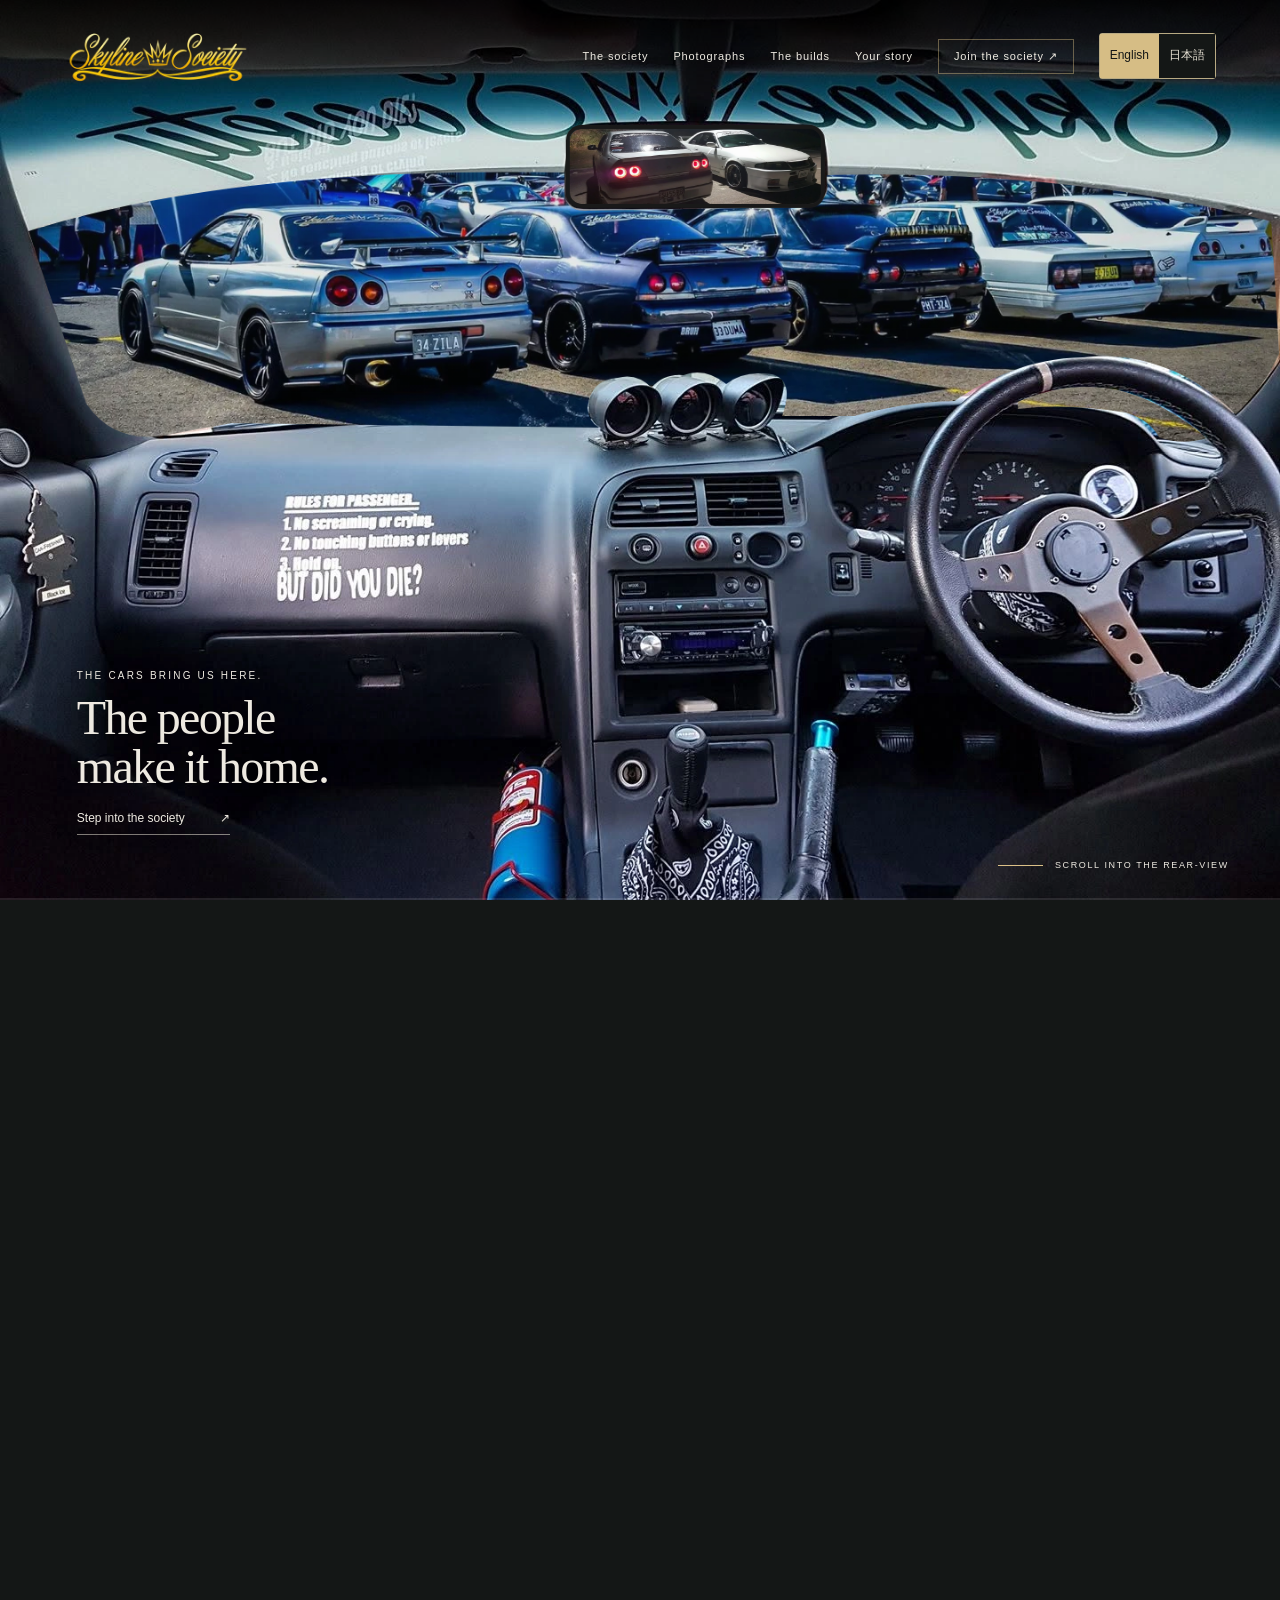
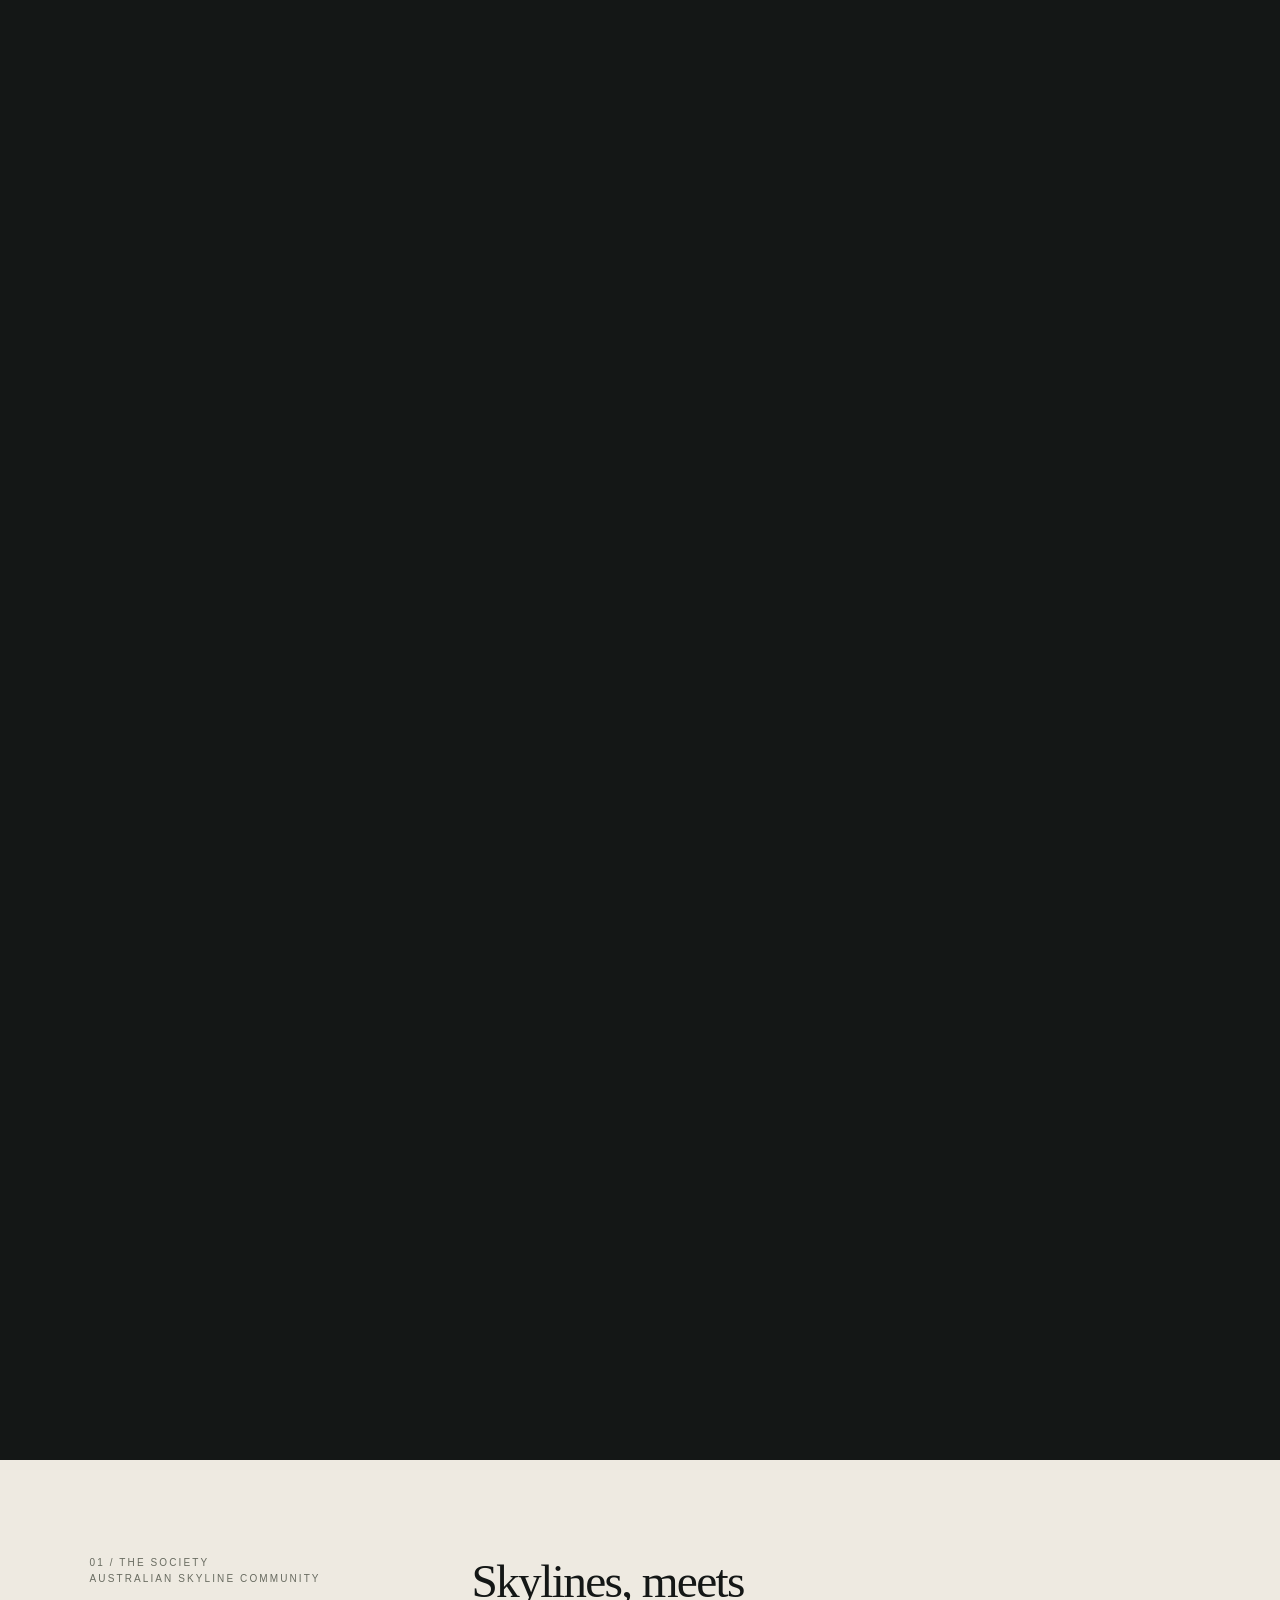
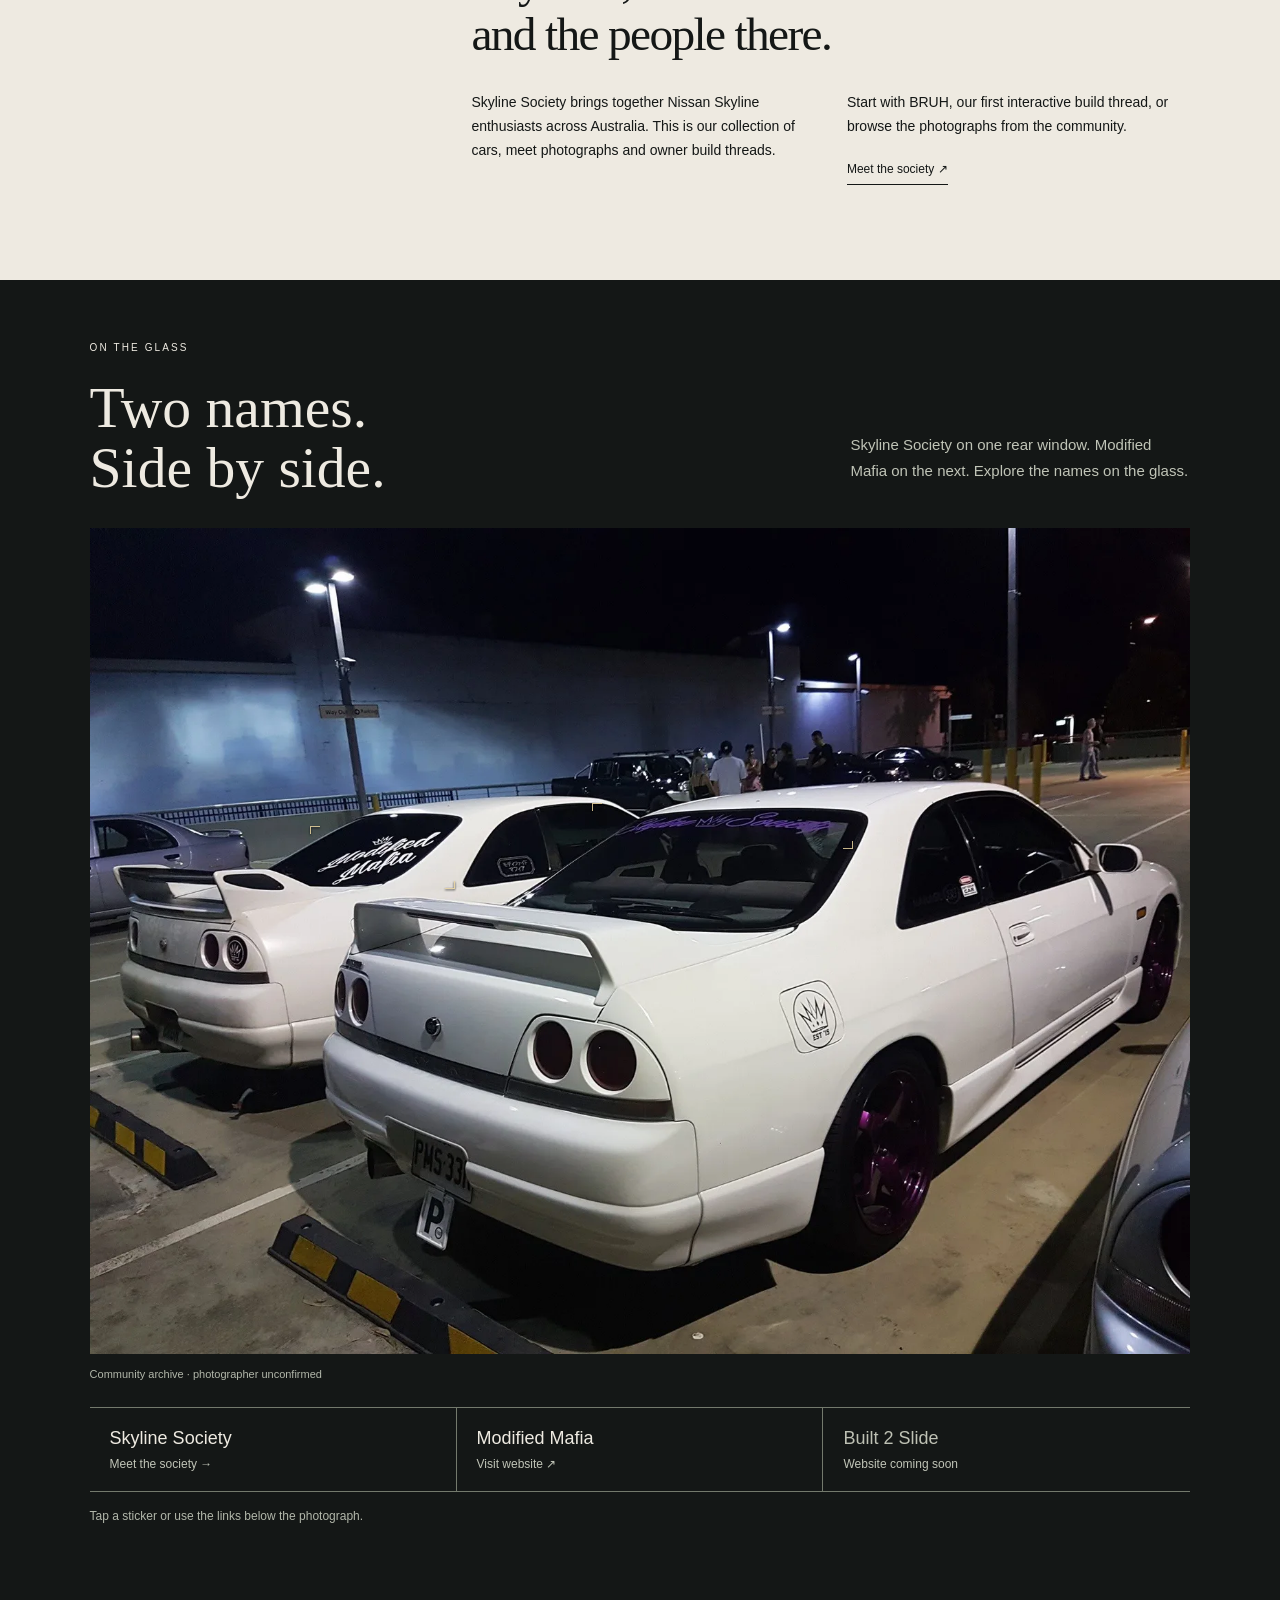
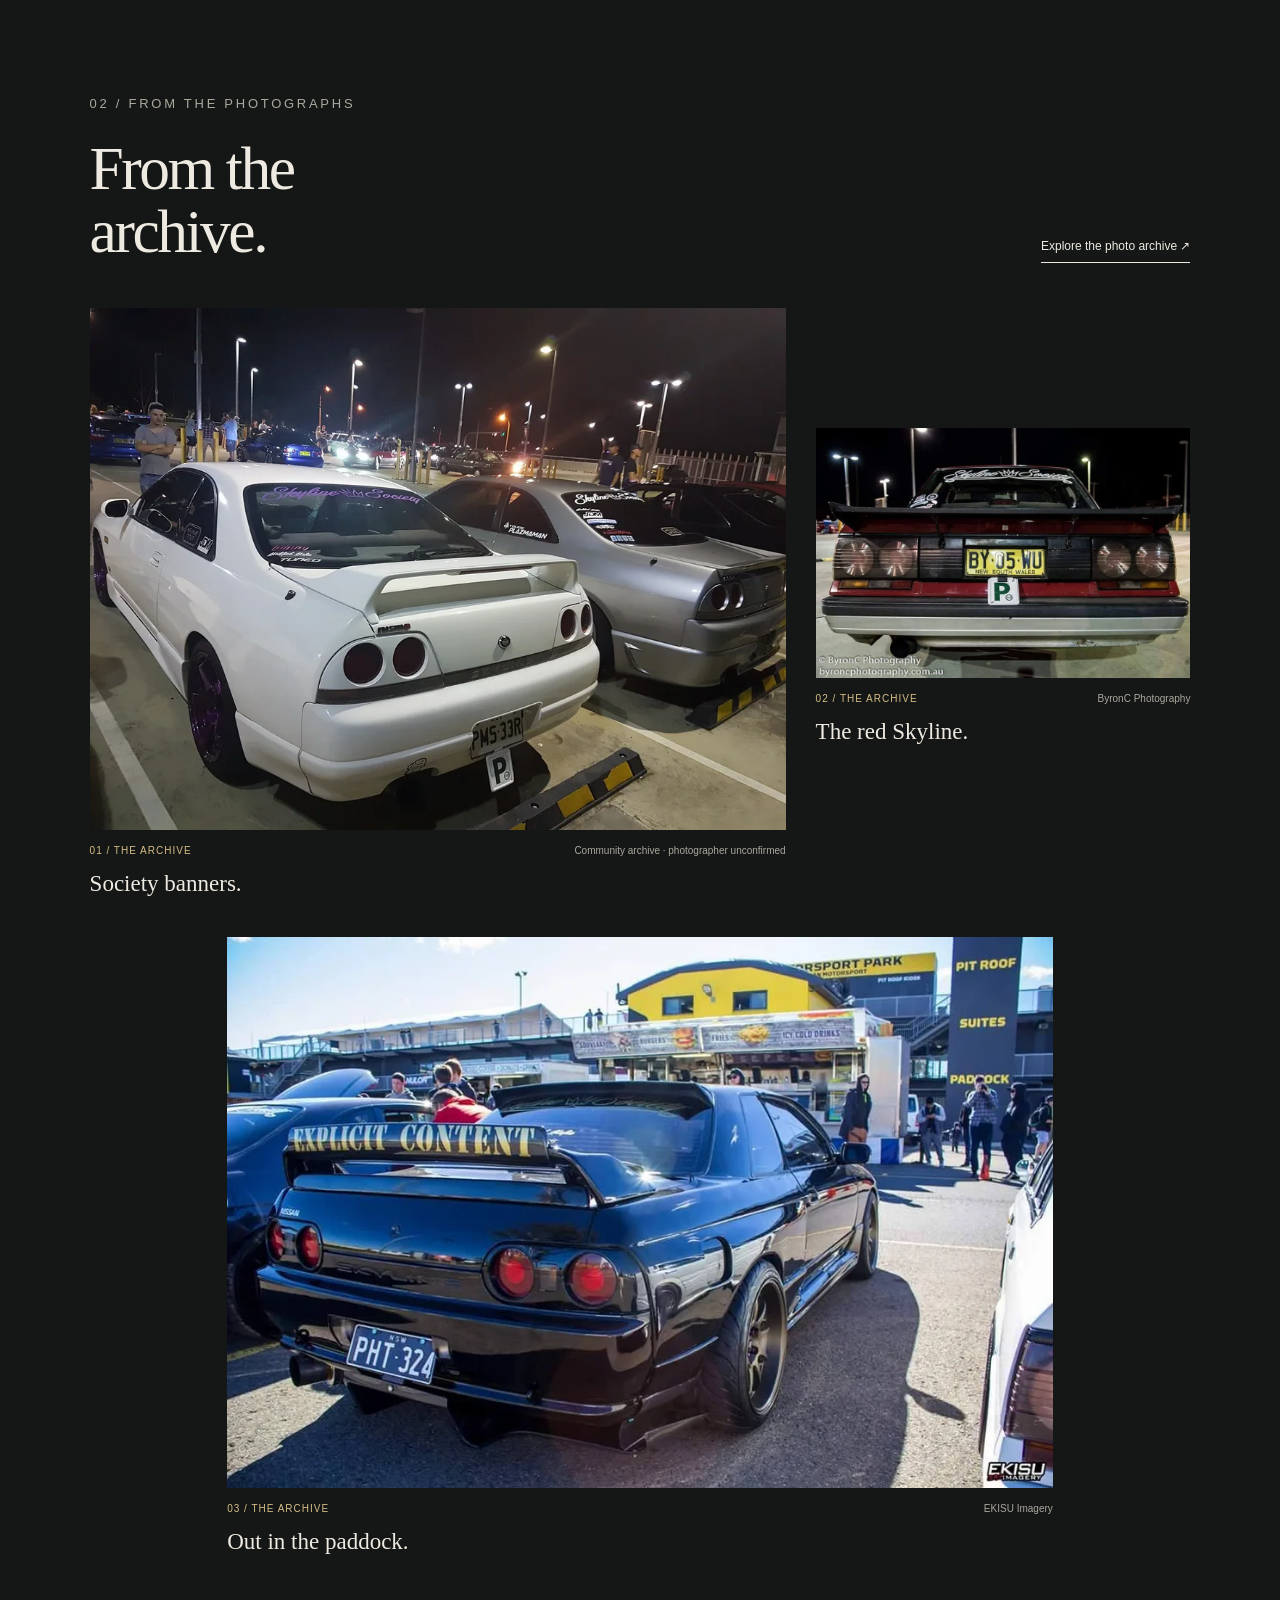
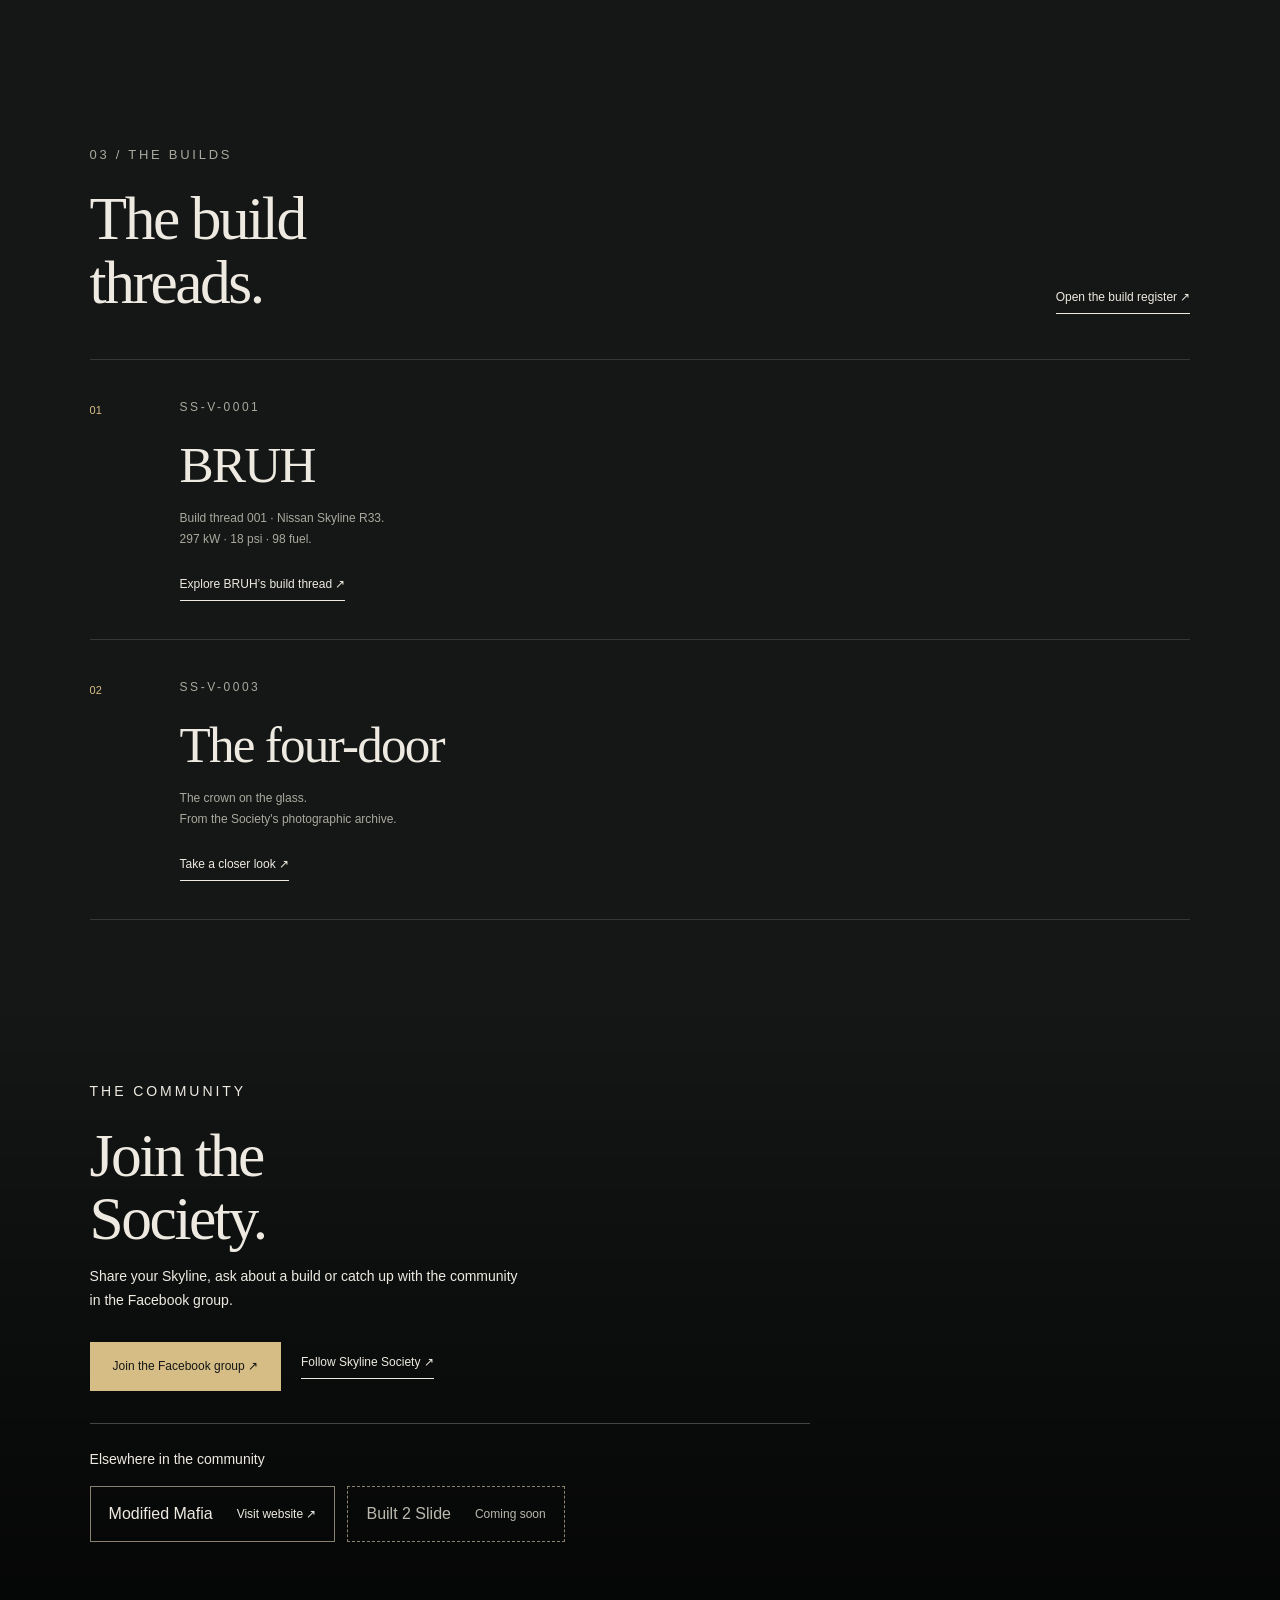
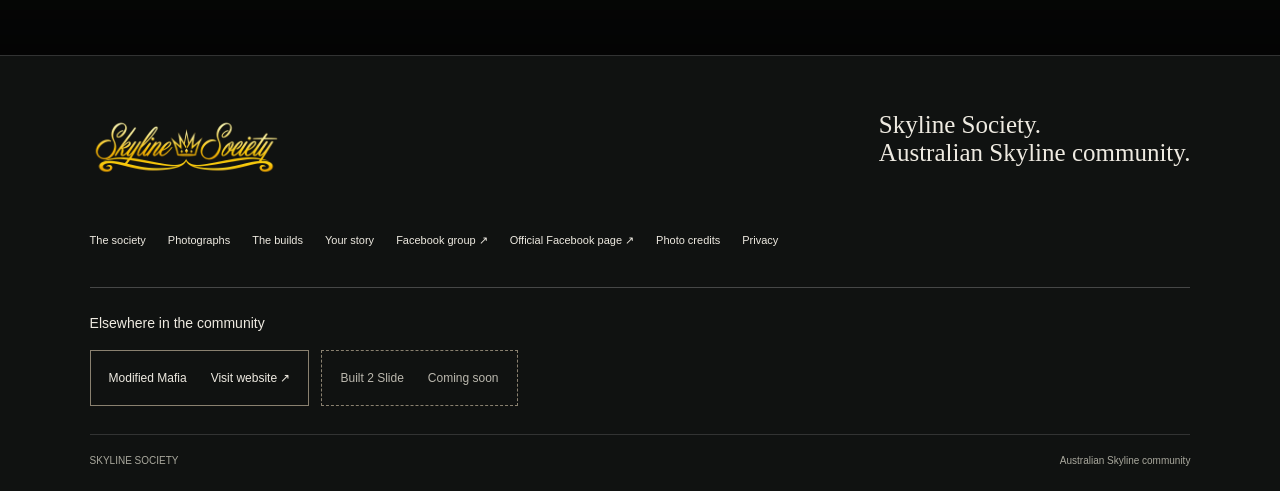
<file: index.html>
<!doctype html>
<html lang="en-AU">
<head><meta charset="utf-8"><meta name="viewport" content="width=device-width,initial-scale=1"><meta name="robots" content="index,follow"><meta name="theme-color" content="#111313"><title>Skyline Society — The cars. The people. The society.</title><link rel="stylesheet" href="/landing/landing.css"><script src="/landing/landing.js" defer></script><link rel="stylesheet" href="/site.css"><script src="/site.js" defer></script><link rel="stylesheet" href="/sticker-feature.css"><script src="/sticker-feature.js" defer></script><link rel="stylesheet" href="/language.css"><script src="/language-data.js" defer></script><script src="/language.js" defer></script><link rel="canonical" href="https://skylinesociety.com.au/"><meta property="og:type" content="website"><meta property="og:site_name" content="Skyline Society"><meta property="og:url" content="https://skylinesociety.com.au/"><meta name="referrer" content="strict-origin-when-cross-origin"></head>
<body>
<a class="skip" href="#society">Skip the journey</a>
<header class="site-header home-header"><a class="site-brand" href="/" aria-label="Skyline Society home"><img src="/assets/logo.webp" width="2062" height="763" alt="Skyline Society"></a><button class="menu-toggle" type="button" aria-expanded="false" aria-controls="site-nav">Menu</button><nav class="site-nav" id="site-nav" aria-label="Main navigation"><a href="/society.html">The society</a><a href="/archive.html">Photographs</a><a href="/builds.html">The builds</a><a href="/share.html">Your story</a><a class="join-link" href="https://www.facebook.com/groups/SkylineSociety" target="_blank" rel="noopener noreferrer">Join the society ↗</a><div class="language-control" id="language-control" role="group" aria-label="Language / 言語"><button type="button" data-language="en" lang="en" aria-pressed="true">English</button><button type="button" data-language="ja" lang="ja" aria-pressed="false">日本語</button></div></nav></header>
<main>
<section id="journey" class="journey" aria-label="From the cabin into the rear-view mirror">
<div class="viewport">
<div class="cabin" aria-hidden="true">
<svg viewBox="0 0 1440 1080" xmlns="http://www.w3.org/2000/svg">
<defs>
<clipPath id="windscreen"><path d="M32 260 Q265 187 635 194 L635 215 Q635 237 658 237 L904 233 Q931 229 931 210 L930 197 Q1198 190 1430 249 L1439 398 Q1420 438 1390 466 C1350 424 1285 393 1218 402 C1159 403 1110 426 1074 451 Q1020 452 961 468 L880 468 Q897 419 857 420 Q833 419 817 432 Q793 413 769 422 Q747 420 733 436 Q716 419 695 425 Q664 427 661 459 Q662 474 674 481 L260 476 L183 490 Q127 498 97 454 Z"/><path d="M1145 452 Q1235 414 1314 462 Q1340 476 1357 493 Q1329 501 1304 492 Q1293 472 1266 464 Q1200 453 1145 460 Z"/></clipPath>
<linearGradient id="glass" x1="0" y1="0" x2="0" y2="1"><stop stop-color="#33504e" stop-opacity=".16"/><stop offset="1" stop-color="#132927" stop-opacity=".03"/></linearGradient>
</defs>
<image href="/assets/cabin-interior.webp" width="1440" height="1080"/>
<g clip-path="url(#windscreen)"><image href="/assets/paddock-1600.webp" x="0" y="-60" width="1440" height="600" preserveAspectRatio="xMidYMid slice"/><rect x="0" y="170" width="1440" height="340" fill="url(#glass)"/></g>
</svg>
</div>
<div class="mirror" role="img" aria-label="Two Skyline Society cars parked together after dark"><img src="/assets/night-pair-1600.webp" width="2048" height="1536" alt="Silver and white Skyline Society coupes parked together at night" fetchpriority="high"></div>
<div class="intro"><p class="eyebrow">THE CARS BRING US HERE.</p><h1>The people<br>make it home.</h1><a class="journey-link" href="#society">Step into the society <span aria-hidden="true">↗</span></a></div>
<div class="scroll-cue"><span class="cue-line" aria-hidden="true"></span><span>SCROLL INTO THE REAR-VIEW</span></div>
<div class="arrival"><p class="eyebrow">A DIFFERENT VIEW. THE SAME SOCIETY.</p><h2>Good company.<br>After dark.</h2><a href="/builds/bruh/">Explore BRUH’s build <span aria-hidden="true">↗</span></a></div>
<div class="progress" aria-hidden="true"><i></i></div>
</div>
</section>
<section class="chapter paper home-story" id="society"><div class="story-intro"><p class="kicker">01 / THE SOCIETY<br>AUSTRALIAN SKYLINE COMMUNITY</p><div><h2 class="lead">Skylines, meets<br>and the people there.</h2><div class="story-copy"><p>Skyline Society brings together Nissan Skyline enthusiasts across Australia. This is our collection of cars, meet photographs and owner build threads.</p><div><p>Start with BRUH, our first interactive build thread, or browse the photographs from the community.</p><a class="small-link" href="/society.html">Meet the society ↗</a></div></div></div></div></section>
<section class="sticker-feature" id="on-the-glass" aria-labelledby="sf-title"><div class="sf-heading"><div><p class="kicker">ON THE GLASS</p><h2 id="sf-title">Two names.<br>Side by side.</h2></div><p>Skyline Society on one rear window. Modified Mafia on the next. Explore the names on the glass.</p></div><figure><div class="sf-photo"><img src="/assets/white-crown-1600.webp" srcset="/assets/white-crown-480.webp 480w, /assets/white-crown-960.webp 960w, /assets/white-crown-1600.webp 1600w" sizes="(max-width:650px) 90vw, 86vw" width="2048" height="1536" alt="Two white Skylines at a night meet. The left car carries a Modified Mafia rear-window sticker; the right car carries Skyline Society in purple." loading="lazy" decoding="async"><a class="sf-hotspot society-white" href="/society.html" aria-label="Skyline Society"><span class="sf-corners" aria-hidden="true"></span><span class="sf-tip" aria-hidden="true">Skyline Society →</span></a><a class="sf-hotspot mafia-white" href="https://modifiedmafia.com/" aria-label="Modified Mafia — opens in a new tab" target="_blank" rel="noopener noreferrer"><span class="sf-corners" aria-hidden="true"></span><span class="sf-tip" aria-hidden="true">Modified Mafia ↗</span></a></div><figcaption>Community archive · photographer unconfirmed</figcaption></figure><nav class="sf-destinations" aria-label="Explore the names on the glass"><a href="/society.html">Skyline Society <span>Meet the society →</span></a><a href="https://modifiedmafia.com/" target="_blank" rel="noopener noreferrer">Modified Mafia <span>Visit website ↗</span></a><div class="sf-pending">Built 2 Slide <span>Website coming soon</span></div></nav><p class="sf-hint">Tap a sticker or use the links below the photograph.</p></section><section class="chapter"><div class="section-top"><div><p class="kicker">02 / FROM THE PHOTOGRAPHS</p><h2 class="section-title">From the<br>archive.</h2></div><a class="small-link" href="/archive.html">Explore the photo archive ↗</a></div><div class="photo-wall"><figure id="banner-pair"><a href="/assets/banner-pair-1600.webp"><img src="/assets/banner-pair-1600.webp" srcset="/assets/banner-pair-480.webp 480w, /assets/banner-pair-960.webp 960w, /assets/banner-pair-1600.webp 1600w" sizes="(max-width:650px) 100vw, 50vw" width="2048" height="1536" alt="White and silver coupes displaying Skyline Society rear-window banners" loading="lazy" decoding="async"></a><figcaption><span class="photo-number">01 / THE ARCHIVE</span><span>Community archive · photographer unconfirmed</span></figcaption><h3>Society banners.</h3></figure><figure id="red-classic"><a href="/assets/red-classic-960.webp"><img src="/assets/red-classic-960.webp" srcset="/assets/red-classic-480.webp 480w, /assets/red-classic-960.webp 960w" sizes="(max-width:650px) 100vw, 50vw" width="1000" height="667" alt="Rear of a red Skyline displaying a Society banner" loading="lazy" decoding="async"></a><figcaption><span class="photo-number">02 / THE ARCHIVE</span><span>ByronC Photography</span></figcaption><h3>The red Skyline.</h3></figure><figure id="black-coupe"><a href="/assets/black-coupe-960.webp"><img src="/assets/black-coupe-960.webp" srcset="/assets/black-coupe-480.webp 480w, /assets/black-coupe-960.webp 960w" sizes="(max-width:650px) 100vw, 50vw" width="1080" height="720" alt="Black Skyline photographed from behind in a paddock" loading="lazy" decoding="async"></a><figcaption><span class="photo-number">03 / THE ARCHIVE</span><span>EKISU Imagery</span></figcaption><h3>Out in the paddock.</h3></figure></div></section>
<section class="chapter" id="builds"><div class="section-top"><div><p class="kicker">03 / THE BUILDS</p><h2 class="section-title">The build<br>threads.</h2></div><a class="small-link" href="/builds.html">Open the build register ↗</a></div><div class="ledger"><article class="ledger-row"><span class="ledger-index">01</span><div><p class="kicker">ss-v-0001</p><h3><a href="/builds/bruh/">BRUH</a></h3><p>Build thread 001 · Nissan Skyline R33.<br>297 kW · 18 psi · 98 fuel.</p><a class="small-link" href="/builds/bruh/">Explore BRUH’s build thread ↗</a></div></article><article class="ledger-row"><span class="ledger-index">02</span><div><p class="kicker">ss-v-0003</p><h3><a href="/vehicles/ss-v-0003.html">The four-door</a></h3><p>The crown on the glass.<br>From the Society's photographic archive.</p><a class="small-link" href="/vehicles/ss-v-0003.html">Take a closer look ↗</a></div></article></div></section>
<section class="community-band community-text"><div><p class="kicker">THE COMMUNITY</p><h2 class="section-title">Join the<br>Society.</h2><p>Share your Skyline, ask about a build or catch up with the community in the Facebook group.</p><div class="action-row"><a class="button" href="https://www.facebook.com/groups/SkylineSociety" target="_blank" rel="noopener noreferrer">Join the Facebook group ↗</a><a class="small-link" href="https://www.facebook.com/SkylineSocietyOfficial" target="_blank" rel="noopener noreferrer">Follow Skyline Society ↗</a></div><div class="related-sites"><p class="related-label">Elsewhere in the community</p><div class="related-actions"><a class="related-destination" href="https://modifiedmafia.com/" target="_blank" rel="noopener noreferrer">Modified Mafia <span>Visit website ↗</span></a><button class="related-destination" type="button" disabled>Built 2 Slide <span>Coming soon</span></button></div></div></div></section>
</main>
<footer class="site-footer"><div class="footer-top"><a href="/" aria-label="Skyline Society home"><img src="/assets/logo.webp" width="2062" height="763" alt="Skyline Society"></a><p>Skyline Society.<br>Australian Skyline community.</p></div><nav class="footer-nav" aria-label="Footer"><a href="/society.html">The society</a><a href="/archive.html">Photographs</a><a href="/builds.html">The builds</a><a href="/share.html">Your story</a><a class="" href="https://www.facebook.com/groups/SkylineSociety" target="_blank" rel="noopener noreferrer">Facebook group ↗</a><a class="" href="https://www.facebook.com/SkylineSocietyOfficial" target="_blank" rel="noopener noreferrer">Official Facebook page ↗</a><a href="/information.html#credits">Photo credits</a><a href="/information.html#privacy">Privacy</a></nav><div class="related-sites"><p class="related-label">Elsewhere in the community</p><div class="related-actions"><a class="related-destination" href="https://modifiedmafia.com/" target="_blank" rel="noopener noreferrer">Modified Mafia <span>Visit website ↗</span></a><button class="related-destination" type="button" disabled>Built 2 Slide <span>Coming soon</span></button></div></div><div class="footer-bottom"><span>SKYLINE SOCIETY</span><span>Australian Skyline community</span></div></footer>
</body></html>
</file>
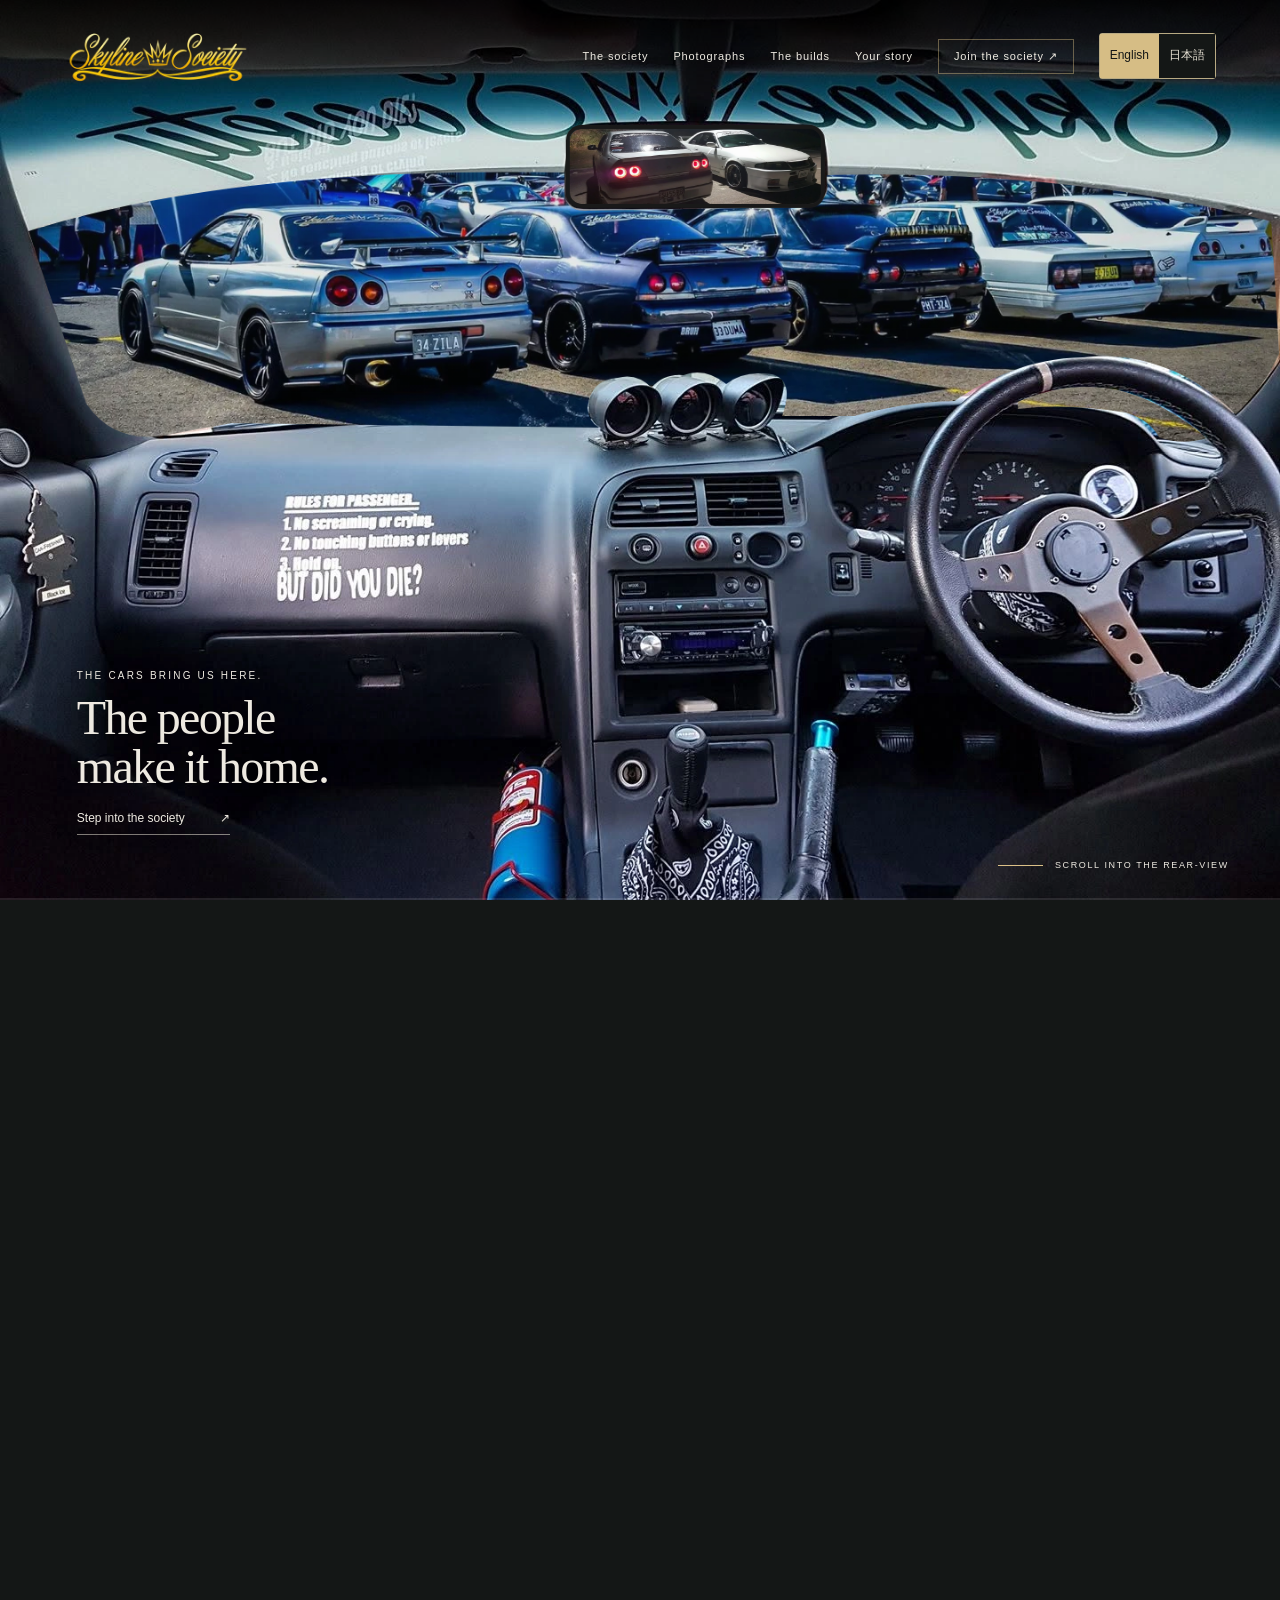
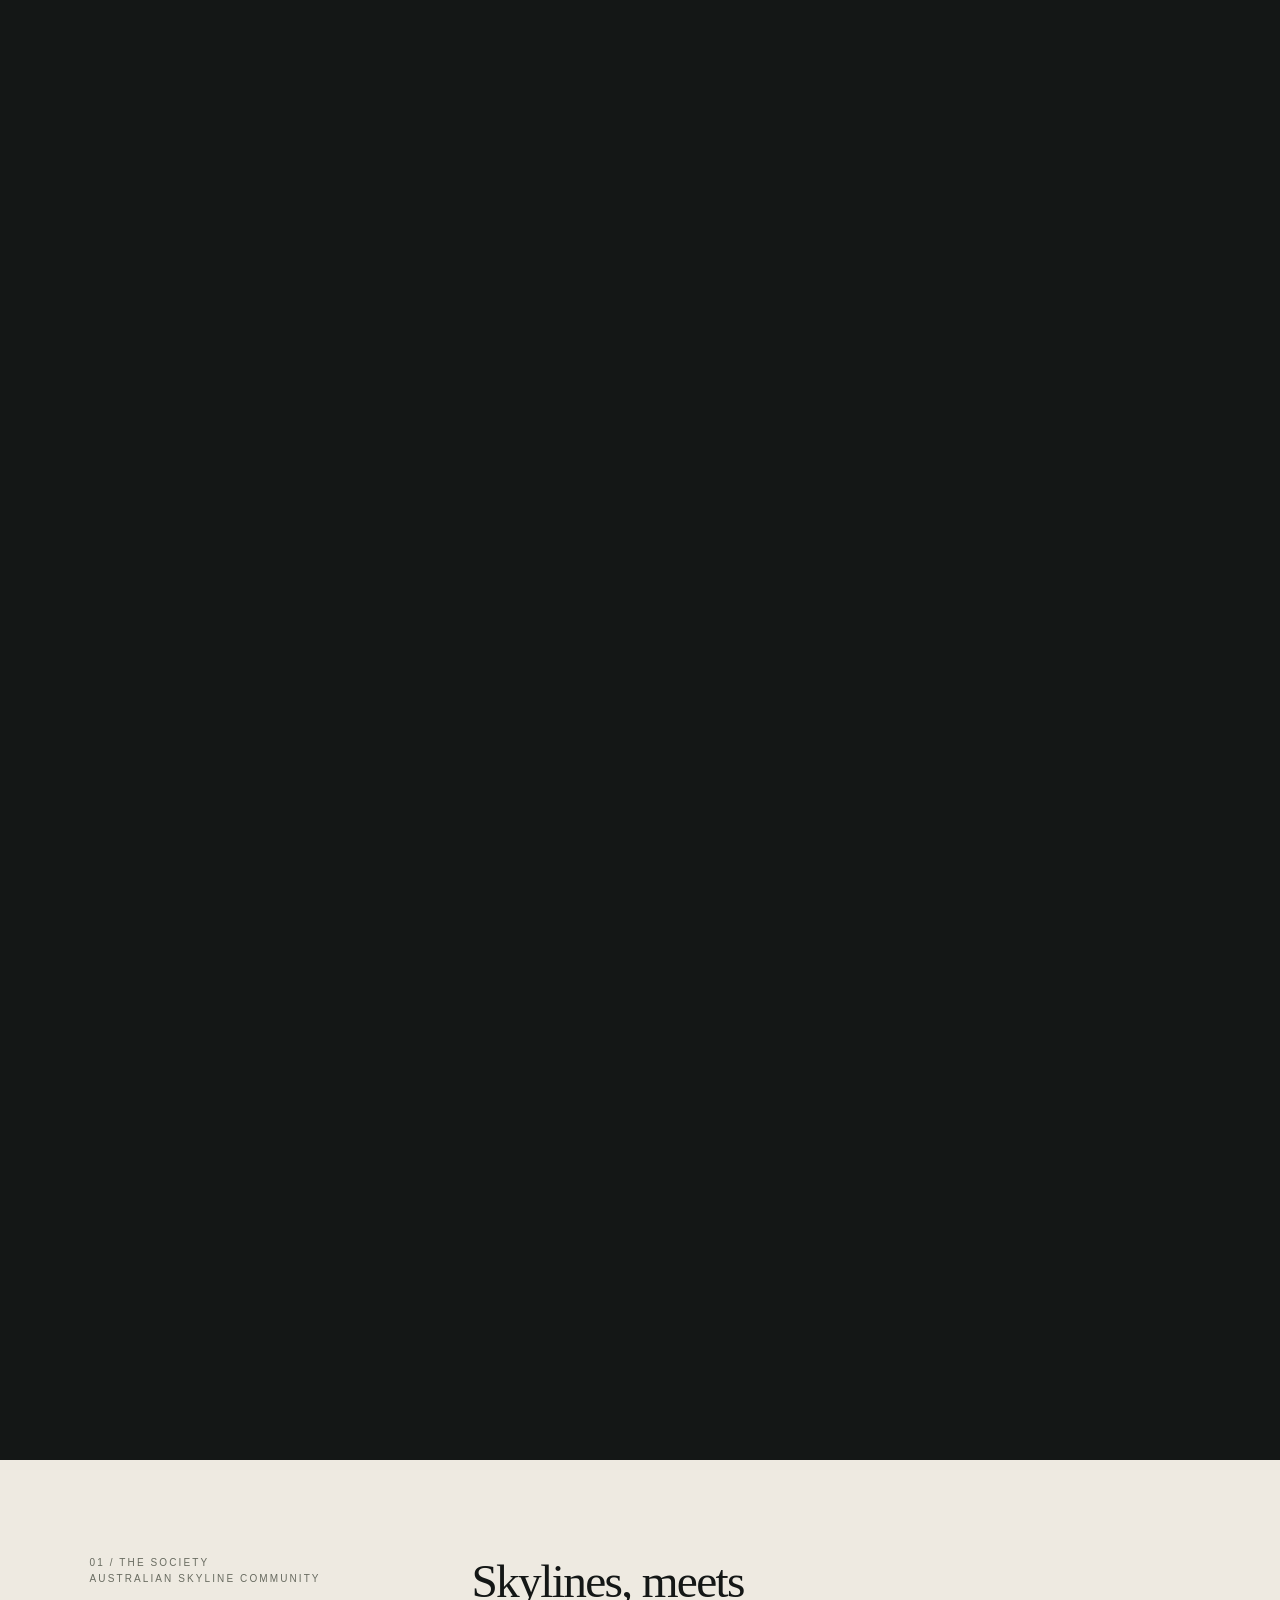
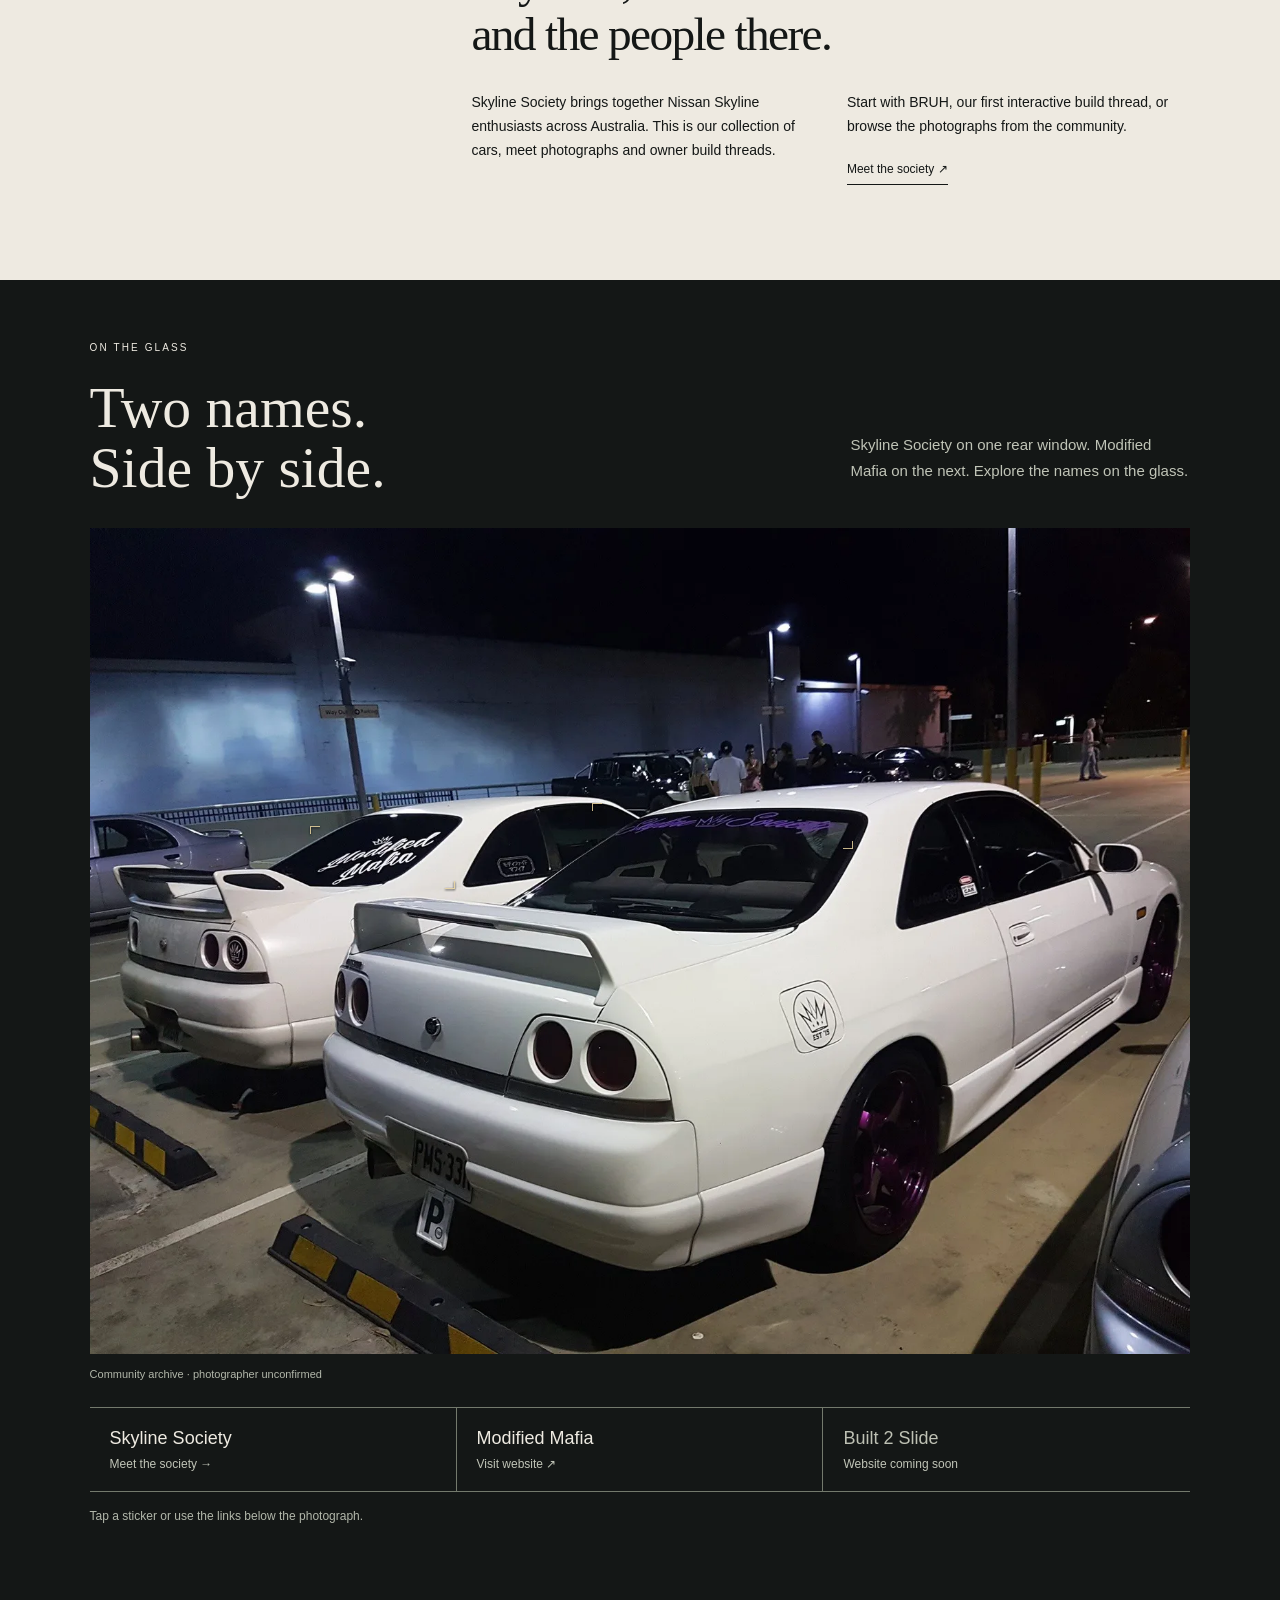
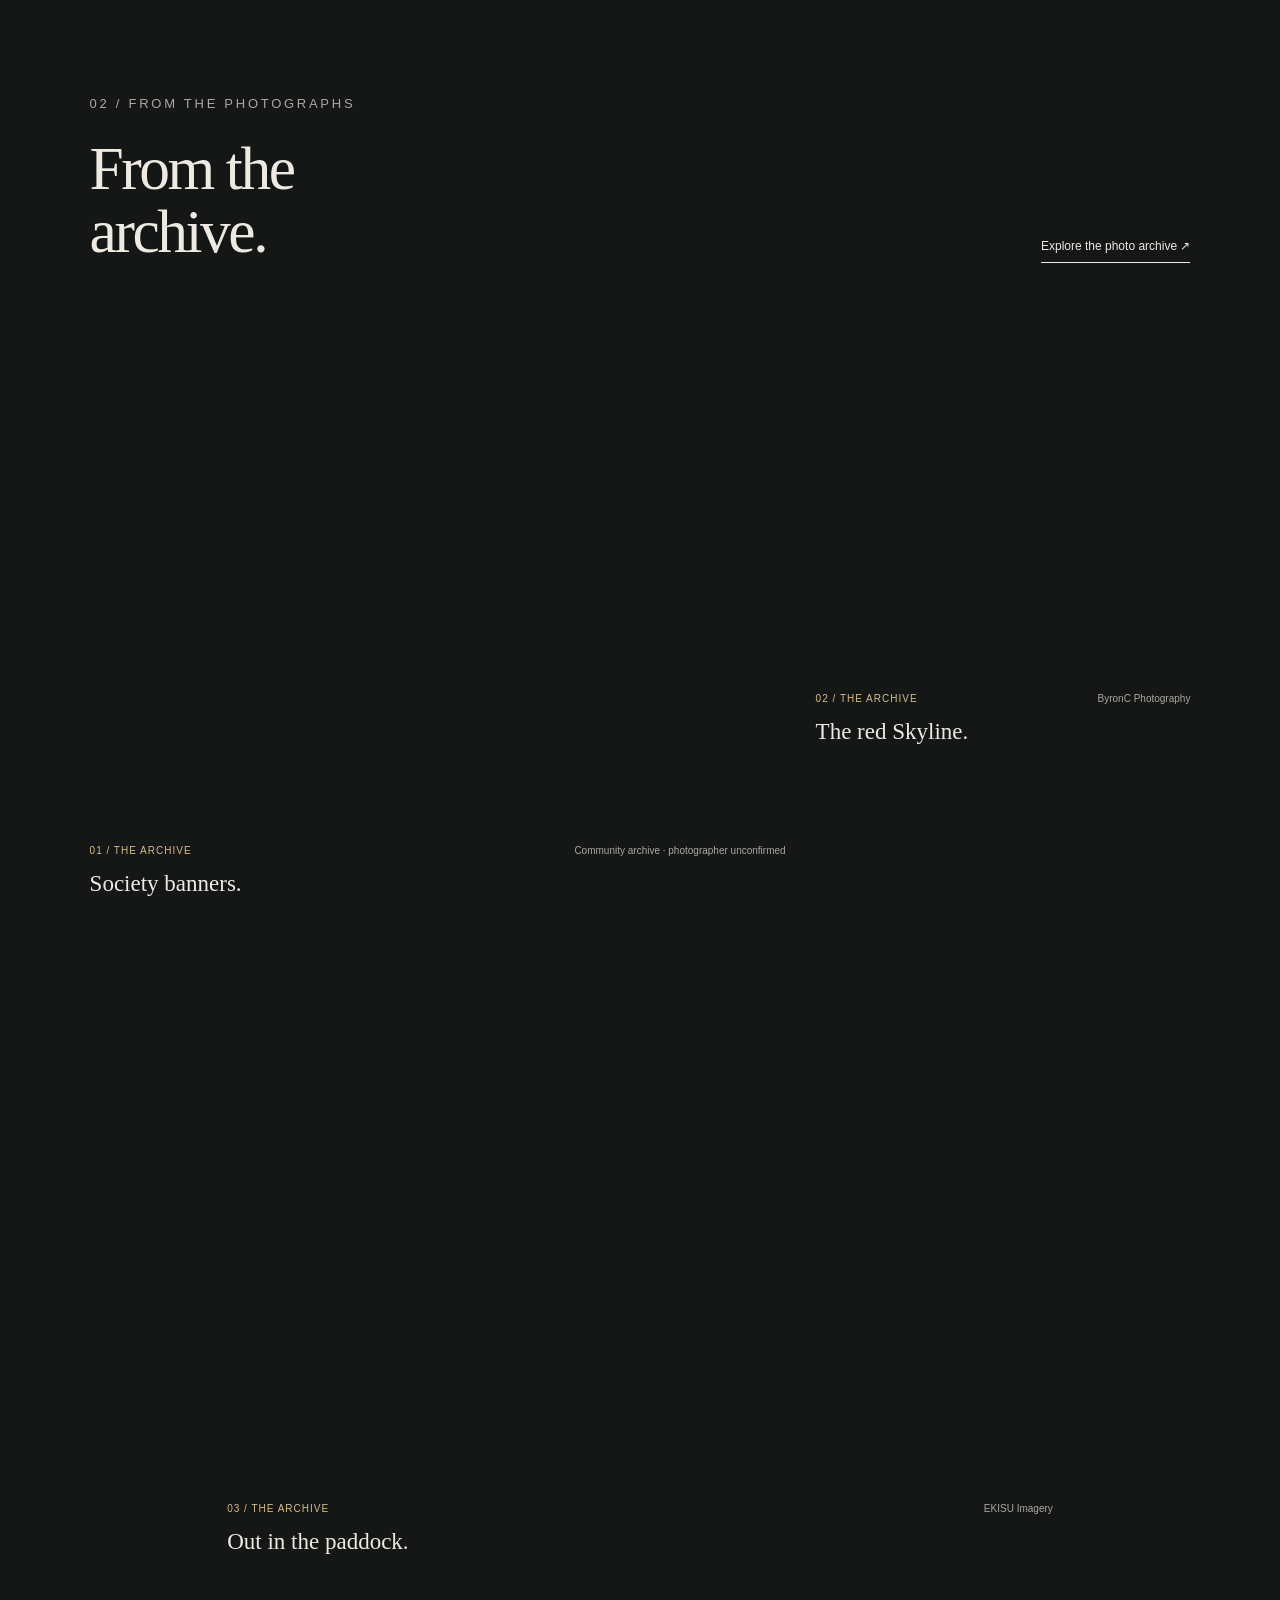
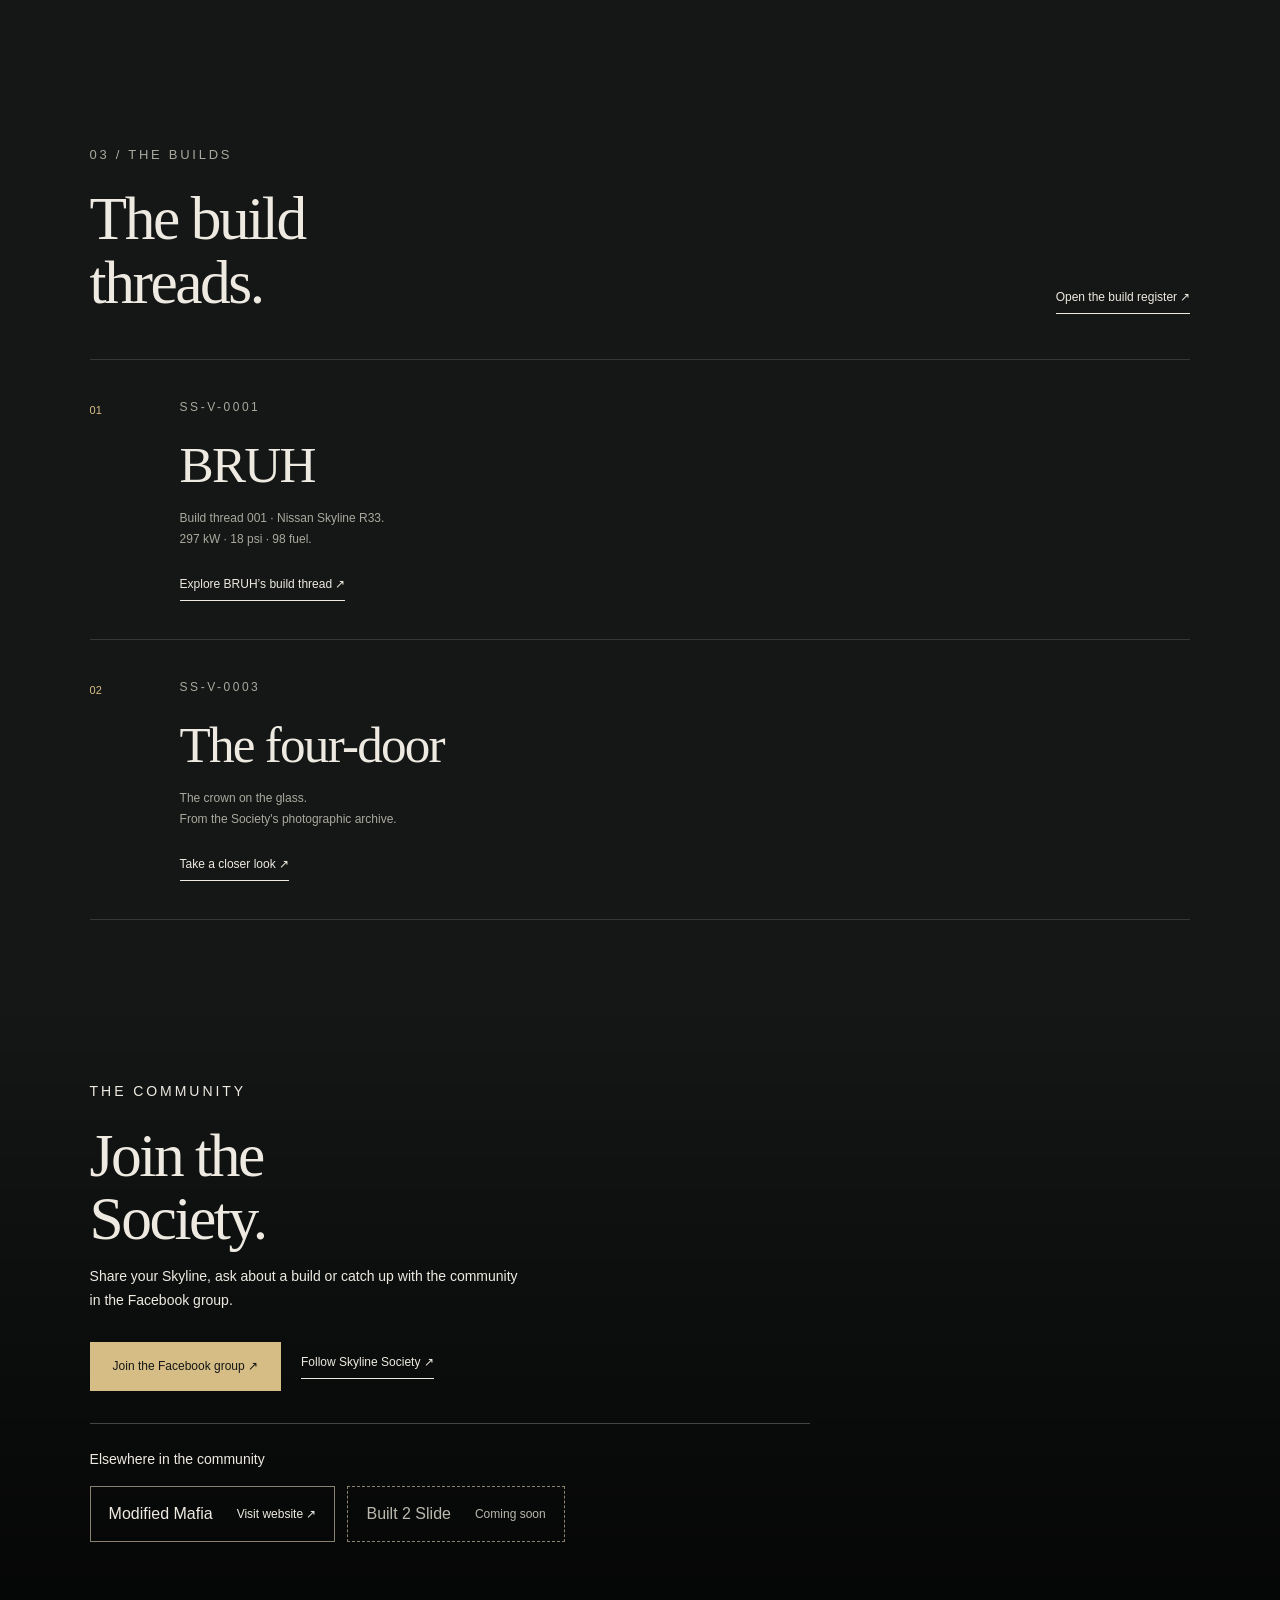
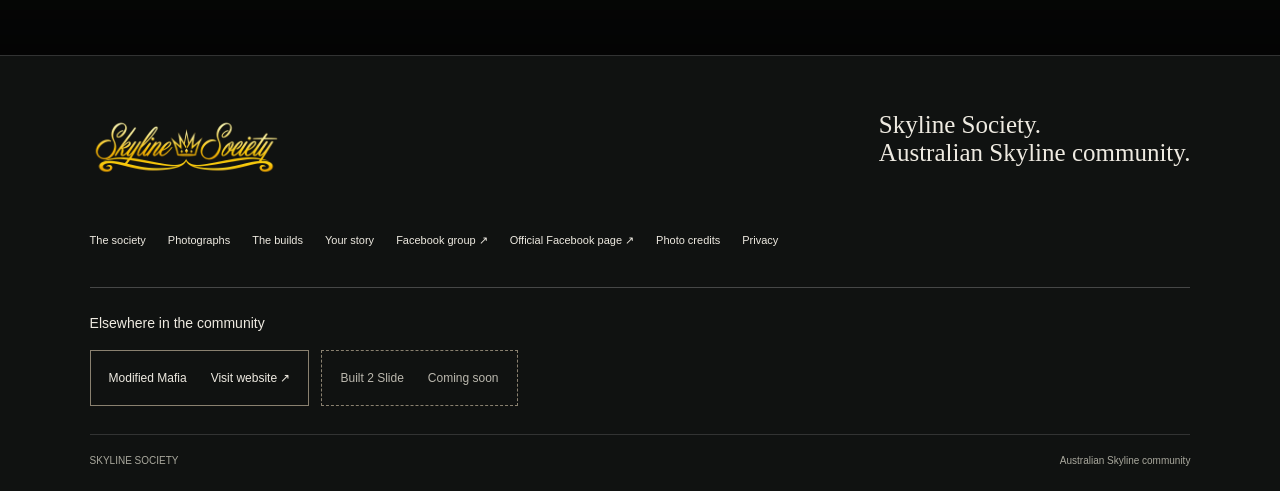
<file: landing/index.html>
<!doctype html><html lang="en-AU"><head><meta charset="utf-8"><meta name="viewport" content="width=device-width,initial-scale=1"><meta http-equiv="refresh" content="0;url=/"><link rel="canonical" href="https://skylinesociety.com.au/"><title>Skyline Society</title></head><body><a href="/">Continue to Skyline Society</a></body></html>
</file>
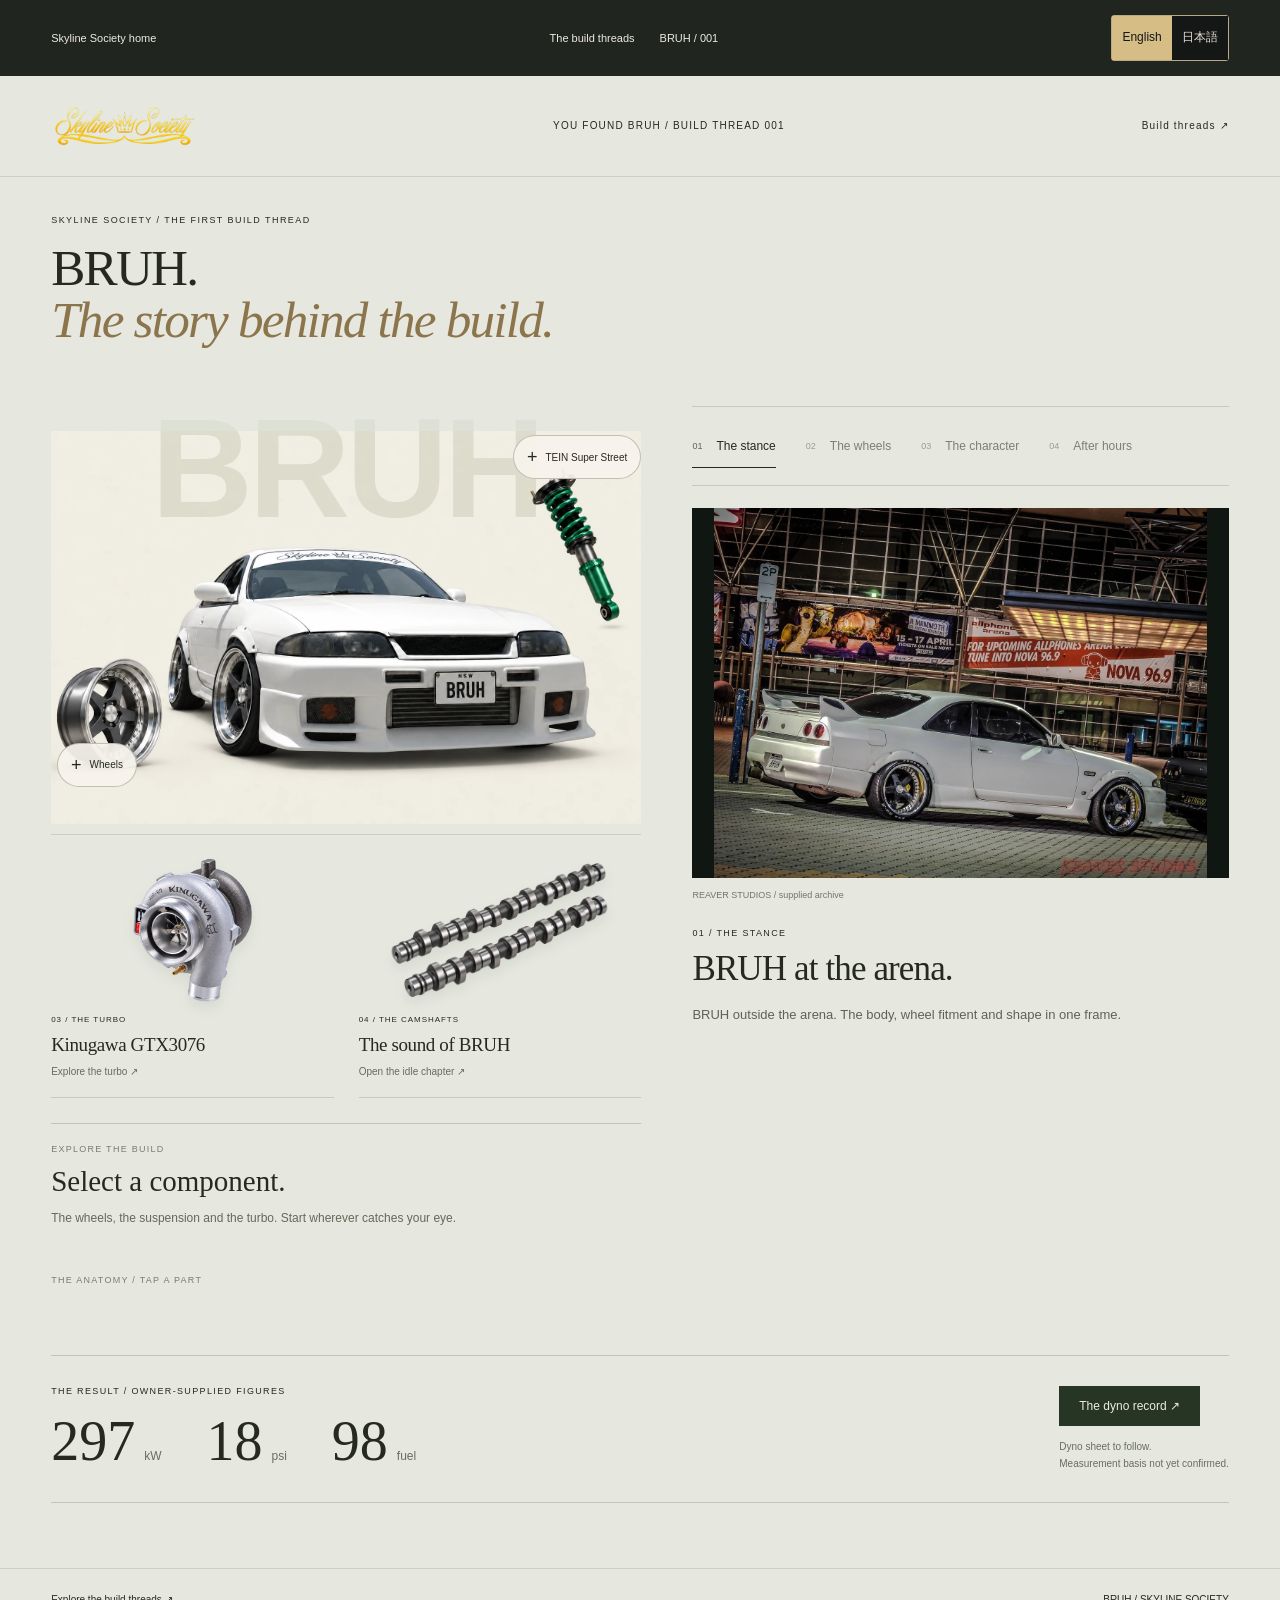
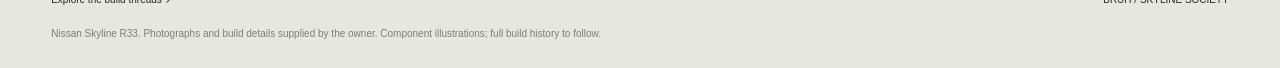
<file: builds/bruh/index.html>
<!doctype html><html lang="en-AU"><head><meta charset="utf-8"><meta name="viewport" content="width=device-width,initial-scale=1"><meta name="robots" content="index,follow"><title>BRUH — Build thread 001 / Skyline Society</title><link rel="stylesheet" href="/bruh-spatial.css"><script src="/bruh-spatial.js" defer></script><link rel="stylesheet" href="/explorer-components.css"><script src="/bruh-build-media.js" defer></script><script src="/explorer-components.js" defer></script><link rel="stylesheet" href="/language.css"><script src="/language-data.js" defer></script><script src="/language.js" defer></script><link rel="canonical" href="https://skylinesociety.com.au/builds/bruh/"><meta property="og:type" content="website"><meta property="og:site_name" content="Skyline Society"><meta property="og:url" content="https://skylinesociety.com.au/builds/bruh/"><meta name="referrer" content="strict-origin-when-cross-origin"></head><body class="mode-3"><a class="skip-link" href="#main">Skip to build</a><nav class="concepts" aria-label="Breadcrumb"><a href="/">Skyline Society home</a><a href="/builds.html">The build threads</a><span aria-current="page">BRUH / 001</span><div class="language-control" id="language-control" role="group" aria-label="Language / 言語"><button type="button" data-language="en" lang="en" aria-pressed="true">English</button><button type="button" data-language="ja" lang="ja" aria-pressed="false">日本語</button></div></nav><header><a href="/"><img src="/assets/logo.webp" width="2062" height="763" alt="Skyline Society"></a><span id="arrival-label">YOU FOUND BRUH / BUILD THREAD 001</span><a href="/builds.html">Build threads ↗</a></header><main id="main" tabindex="-1"><div class="explorer-title"><p>SKYLINE SOCIETY / THE FIRST BUILD THREAD</p><h1>BRUH.<br><em>The story behind the build.</em></h1></div><div class="explorer"><section class="explorer-stage"><div class="stage"><span class="stage-word" aria-hidden="true">BRUH</span><img class="anatomy-art" src="/assets/bruh-anatomy.webp" width="1536" height="1024" alt="BRUH Anatomy artwork with dark gunmetal five-spoke wheel and green TEIN-style coilover"><button class="spot wheels" data-part="wheels" aria-pressed="false" aria-controls="spec"><span>+</span> Wheels</button><button class="spot suspension" data-part="suspension" aria-pressed="false" aria-controls="spec"><span>+</span> TEIN Super Street</button><button class="spot turbo" data-part="turbo" aria-pressed="false" aria-controls="spec"><span>+</span> GTX3076</button></div><div class="component-shelf" aria-label="More build components"><button class="component-item" data-component="turbo" aria-controls="spec" aria-pressed="false"><img src="/assets/bruh-turbo-cutout.webp" width="1024" height="1024" alt="Illustrated Kinugawa turbo"><span>03 / THE TURBO<strong>Kinugawa GTX3076</strong><small>Explore the turbo ↗</small></span></button><button class="component-item" data-component="camshafts" aria-haspopup="dialog"><img src="/assets/bruh-camshafts.webp" width="1536" height="1024" alt="Illustrative twin camshafts; exact parts to be confirmed"><span>04 / THE CAMSHAFTS<strong>The sound of BRUH</strong><small>Open the idle chapter ↗</small></span></button></div><div class="spec" id="spec" aria-live="polite"><p>EXPLORE THE BUILD</p><h3>Select a component.</h3><span>The wheels, the suspension and the turbo. Start wherever catches your eye.</span></div><p class="stage-caption">THE ANATOMY / TAP A PART</p></section><section class="explorer-photo"><nav class="chapter-controls" aria-label="Photographic chapters"><button data-chapter="0" aria-pressed="true"><span>01</span>The stance</button><button data-chapter="1" aria-pressed="false"><span>02</span>The wheels</button><button data-chapter="2" aria-pressed="false"><span>03</span>The character</button><button data-chapter="3" aria-pressed="false"><span>04</span>After hours</button></nav><div class="viewer"><div class="viewer-image"><img id="chapter-image" src="/assets/photo-review/stance.webp" alt="BRUH arena side view"><span id="chapter-credit">REAVER STUDIOS / supplied archive</span></div><div class="viewer-copy" aria-live="polite"><p id="chapter-kicker">01 / THE STANCE</p><h2 id="chapter-title">BRUH at the arena.</h2><p id="chapter-copy">BRUH outside the arena. The body, wheel fitment and shape in one frame.</p></div></div></section></div><section class="power-record"><div><p class="power-kicker">THE RESULT / OWNER-SUPPLIED FIGURES</p><div class="power-values"><p><strong>297</strong><span>kW</span></p><p><strong>18</strong><span>psi</span></p><p><strong>98</strong><span>fuel</span></p></div></div><div><button class="dyno-open" data-component="dyno" aria-haspopup="dialog">The dyno record ↗</button><p class="power-note">Dyno sheet to follow.<br>Measurement basis not yet confirmed.</p></div></section></main><dialog id="build-media-dialog" aria-labelledby="media-title"><div class="dialog-heading"><span>BRUH / THE BUILD RECORD</span><button class="dialog-close" aria-label="Close build media">Close ×</button></div><div class="dialog-body"><p id="media-kicker"></p><h2 id="media-title"></h2><div id="media-content"></div></div></dialog><footer><a href="/builds.html">Explore the build threads ↗</a><span>BRUH / SKYLINE SOCIETY</span><p>Nissan Skyline R33. Photographs and build details supplied by the owner. Component illustrations; full build history to follow.</p></footer></body></html>
</file>
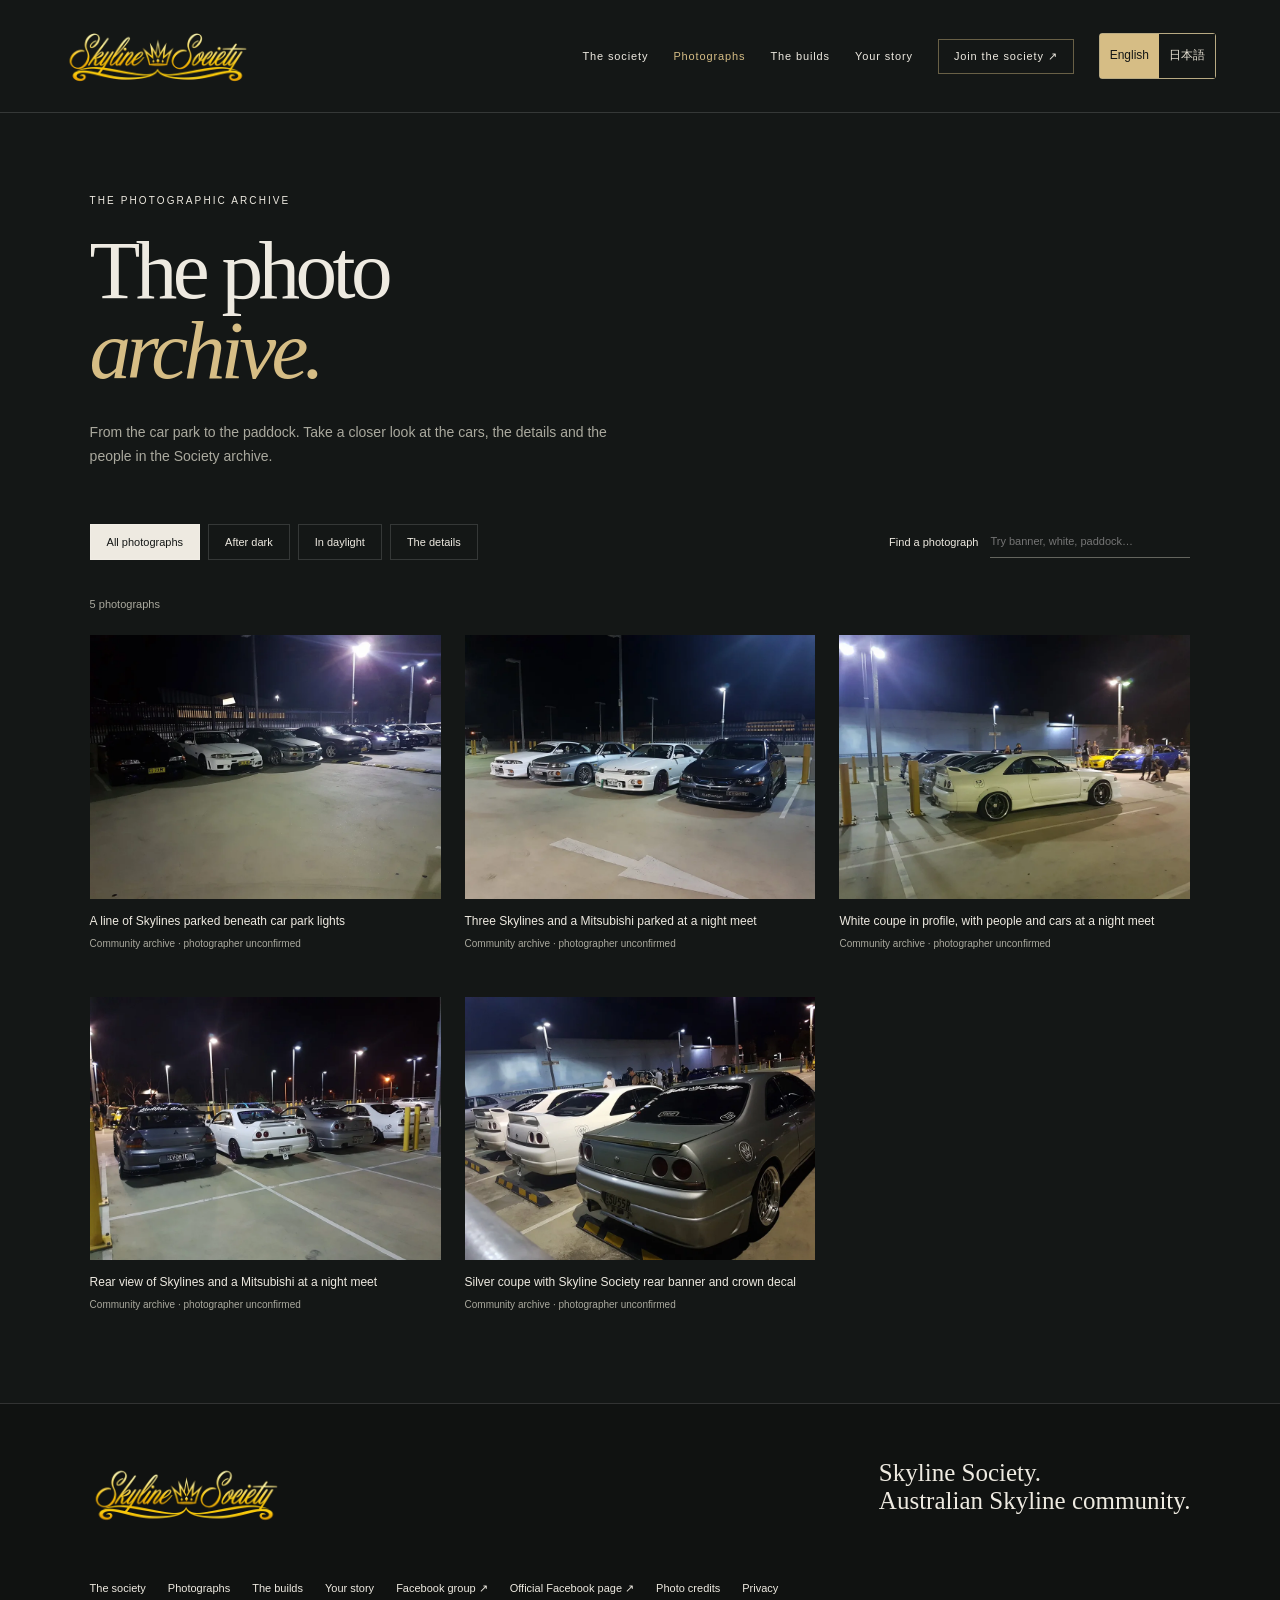
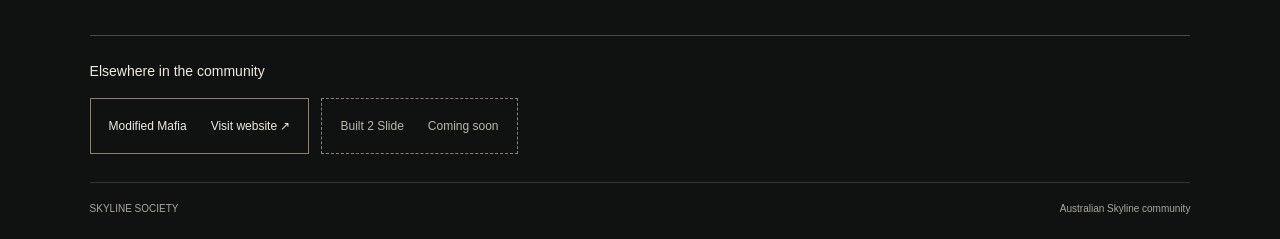
<file: archive.html>
<!doctype html><html lang="en-AU"><head><meta charset="utf-8"><meta name="viewport" content="width=device-width,initial-scale=1"><meta name="robots" content="index,follow"><meta name="theme-color" content="#141716"><meta name="description" content="Skyline Society. The cars, the people and the photographs that bring us together."><title>The photographs — Skyline Society</title><link rel="stylesheet" href="/site.css"><script src="/site.js" defer></script><link rel="stylesheet" href="/language.css"><script src="/language-data.js" defer></script><script src="/language.js" defer></script><link rel="canonical" href="https://skylinesociety.com.au/archive.html"><meta property="og:type" content="website"><meta property="og:site_name" content="Skyline Society"><meta property="og:url" content="https://skylinesociety.com.au/archive.html"><meta name="referrer" content="strict-origin-when-cross-origin"></head><body><a class="skip" href="#main">Skip to content</a><header class="site-header "><a class="site-brand" href="/" aria-label="Skyline Society home"><img src="/assets/logo.webp" width="2062" height="763" alt="Skyline Society"></a><button class="menu-toggle" type="button" aria-expanded="false" aria-controls="site-nav">Menu</button><nav class="site-nav" id="site-nav" aria-label="Main navigation"><a href="/society.html">The society</a><a href="/archive.html" aria-current="page">Photographs</a><a href="/builds.html">The builds</a><a href="/share.html">Your story</a><a class="join-link" href="https://www.facebook.com/groups/SkylineSociety" target="_blank" rel="noopener noreferrer">Join the society ↗</a><div class="language-control" id="language-control" role="group" aria-label="Language / 言語"><button type="button" data-language="en" lang="en" aria-pressed="true">English</button><button type="button" data-language="ja" lang="ja" aria-pressed="false">日本語</button></div></nav></header><main class="site-main" id="main"><div class="page-title"><p class="kicker">THE PHOTOGRAPHIC ARCHIVE</p><h1 class="display">The photo<br><em>archive.</em></h1><p class="intro-copy">From the car park to the paddock. Take a closer look at the cars, the details and the people in the Society archive.</p></div><div class="archive-tools"><div class="filter-list" aria-label="Filter photographs"><button type="button" data-filter="all" aria-pressed="true">All photographs</button><button type="button" data-filter="night" aria-pressed="false">After dark</button><button type="button" data-filter="day" aria-pressed="false">In daylight</button><button type="button" data-filter="details" aria-pressed="false">The details</button></div><label class="archive-search" for="archive-search">Find a photograph <input id="archive-search" type="search" placeholder="Try banner, white, paddock…" autocomplete="off"></label></div><p class="result-count" id="result-count" aria-live="polite">5 photographs</p><div class="archive-grid"><figure id="night-lineup" data-photo="night-lineup" data-category="night"><a class="photo-open" href="/assets/night-lineup-1600.webp" data-credit="Community archive · photographer unconfirmed" aria-label="Enlarge photograph: A line of Skylines parked beneath car park lights"><img src="/assets/night-lineup-1600.webp" srcset="/assets/night-lineup-480.webp 480w, /assets/night-lineup-960.webp 960w, /assets/night-lineup-1600.webp 1600w" sizes="(max-width:650px) 100vw, 50vw" width="2048" height="1536" alt="A line of Skylines parked beneath car park lights" loading="lazy" decoding="async"></a><figcaption><h2>A line of Skylines parked beneath car park lights</h2><p>Community archive · photographer unconfirmed</p></figcaption></figure><figure id="front-row" data-photo="front-row" data-category="night"><a class="photo-open" href="/assets/front-row-1600.webp" data-credit="Community archive · photographer unconfirmed" aria-label="Enlarge photograph: Three Skylines and a Mitsubishi parked at a night meet"><img src="/assets/front-row-1600.webp" srcset="/assets/front-row-480.webp 480w, /assets/front-row-960.webp 960w, /assets/front-row-1600.webp 1600w" sizes="(max-width:650px) 100vw, 50vw" width="2048" height="1536" alt="Three Skylines and a Mitsubishi parked at a night meet" loading="lazy" decoding="async"></a><figcaption><h2>Three Skylines and a Mitsubishi parked at a night meet</h2><p>Community archive · photographer unconfirmed</p></figcaption></figure><figure id="meet-side" data-photo="meet-side" data-category="night"><a class="photo-open" href="/assets/meet-side-1600.webp" data-credit="Community archive · photographer unconfirmed" aria-label="Enlarge photograph: White coupe in profile, with people and cars at a night meet"><img src="/assets/meet-side-1600.webp" srcset="/assets/meet-side-480.webp 480w, /assets/meet-side-960.webp 960w, /assets/meet-side-1600.webp 1600w" sizes="(max-width:650px) 100vw, 50vw" width="2048" height="1536" alt="White coupe in profile, with people and cars at a night meet" loading="lazy" decoding="async"></a><figcaption><h2>White coupe in profile, with people and cars at a night meet</h2><p>Community archive · photographer unconfirmed</p></figcaption></figure><figure id="rear-lineup" data-photo="rear-lineup" data-category="night"><a class="photo-open" href="/assets/rear-lineup-1600.webp" data-credit="Community archive · photographer unconfirmed" aria-label="Enlarge photograph: Rear view of Skylines and a Mitsubishi at a night meet"><img src="/assets/rear-lineup-1600.webp" srcset="/assets/rear-lineup-480.webp 480w, /assets/rear-lineup-960.webp 960w, /assets/rear-lineup-1600.webp 1600w" sizes="(max-width:650px) 100vw, 50vw" width="2048" height="1536" alt="Rear view of Skylines and a Mitsubishi at a night meet" loading="lazy" decoding="async"></a><figcaption><h2>Rear view of Skylines and a Mitsubishi at a night meet</h2><p>Community archive · photographer unconfirmed</p></figcaption></figure><figure id="silver-crown" data-photo="silver-crown" data-category="day details"><a class="photo-open" href="/assets/silver-crown-1600.webp" data-credit="Community archive · photographer unconfirmed" aria-label="Enlarge photograph: Silver coupe with Skyline Society rear banner and crown decal"><img src="/assets/silver-crown-1600.webp" srcset="/assets/silver-crown-480.webp 480w, /assets/silver-crown-960.webp 960w, /assets/silver-crown-1600.webp 1600w" sizes="(max-width:650px) 100vw, 50vw" width="2048" height="1536" alt="Silver coupe with Skyline Society rear banner and crown decal" loading="lazy" decoding="async"></a><figcaption><h2>Silver coupe with Skyline Society rear banner and crown decal</h2><p>Community archive · photographer unconfirmed</p></figcaption></figure></div><p class="empty-result" id="empty-result" hidden>No photographs match that search. Try another word or choose All photographs.</p><dialog class="viewer" id="photo-dialog" aria-labelledby="photo-title"><div class="viewer-toolbar"><span>SKYLINE SOCIETY / THE PHOTOGRAPHS</span><button type="button" id="close-photo" autofocus>Close</button></div><img id="dialog-image" alt=""><p class="viewer-caption" id="photo-title">Archive photograph</p><p class="viewer-credit" id="photo-credit"></p><div class="viewer-bottom"><button type="button" id="previous-photo" aria-label="Previous photograph">← Previous</button><span id="photo-count" aria-live="polite"></span><button type="button" id="next-photo" aria-label="Next photograph">Next →</button></div></dialog></main><footer class="site-footer"><div class="footer-top"><a href="/" aria-label="Skyline Society home"><img src="/assets/logo.webp" width="2062" height="763" alt="Skyline Society"></a><p>Skyline Society.<br>Australian Skyline community.</p></div><nav class="footer-nav" aria-label="Footer"><a href="/society.html">The society</a><a href="/archive.html">Photographs</a><a href="/builds.html">The builds</a><a href="/share.html">Your story</a><a class="" href="https://www.facebook.com/groups/SkylineSociety" target="_blank" rel="noopener noreferrer">Facebook group ↗</a><a class="" href="https://www.facebook.com/SkylineSocietyOfficial" target="_blank" rel="noopener noreferrer">Official Facebook page ↗</a><a href="/information.html#credits">Photo credits</a><a href="/information.html#privacy">Privacy</a></nav><div class="related-sites"><p class="related-label">Elsewhere in the community</p><div class="related-actions"><a class="related-destination" href="https://modifiedmafia.com/" target="_blank" rel="noopener noreferrer">Modified Mafia <span>Visit website ↗</span></a><button class="related-destination" type="button" disabled>Built 2 Slide <span>Coming soon</span></button></div></div><div class="footer-bottom"><span>SKYLINE SOCIETY</span><span>Australian Skyline community</span></div></footer></body></html>
</file>
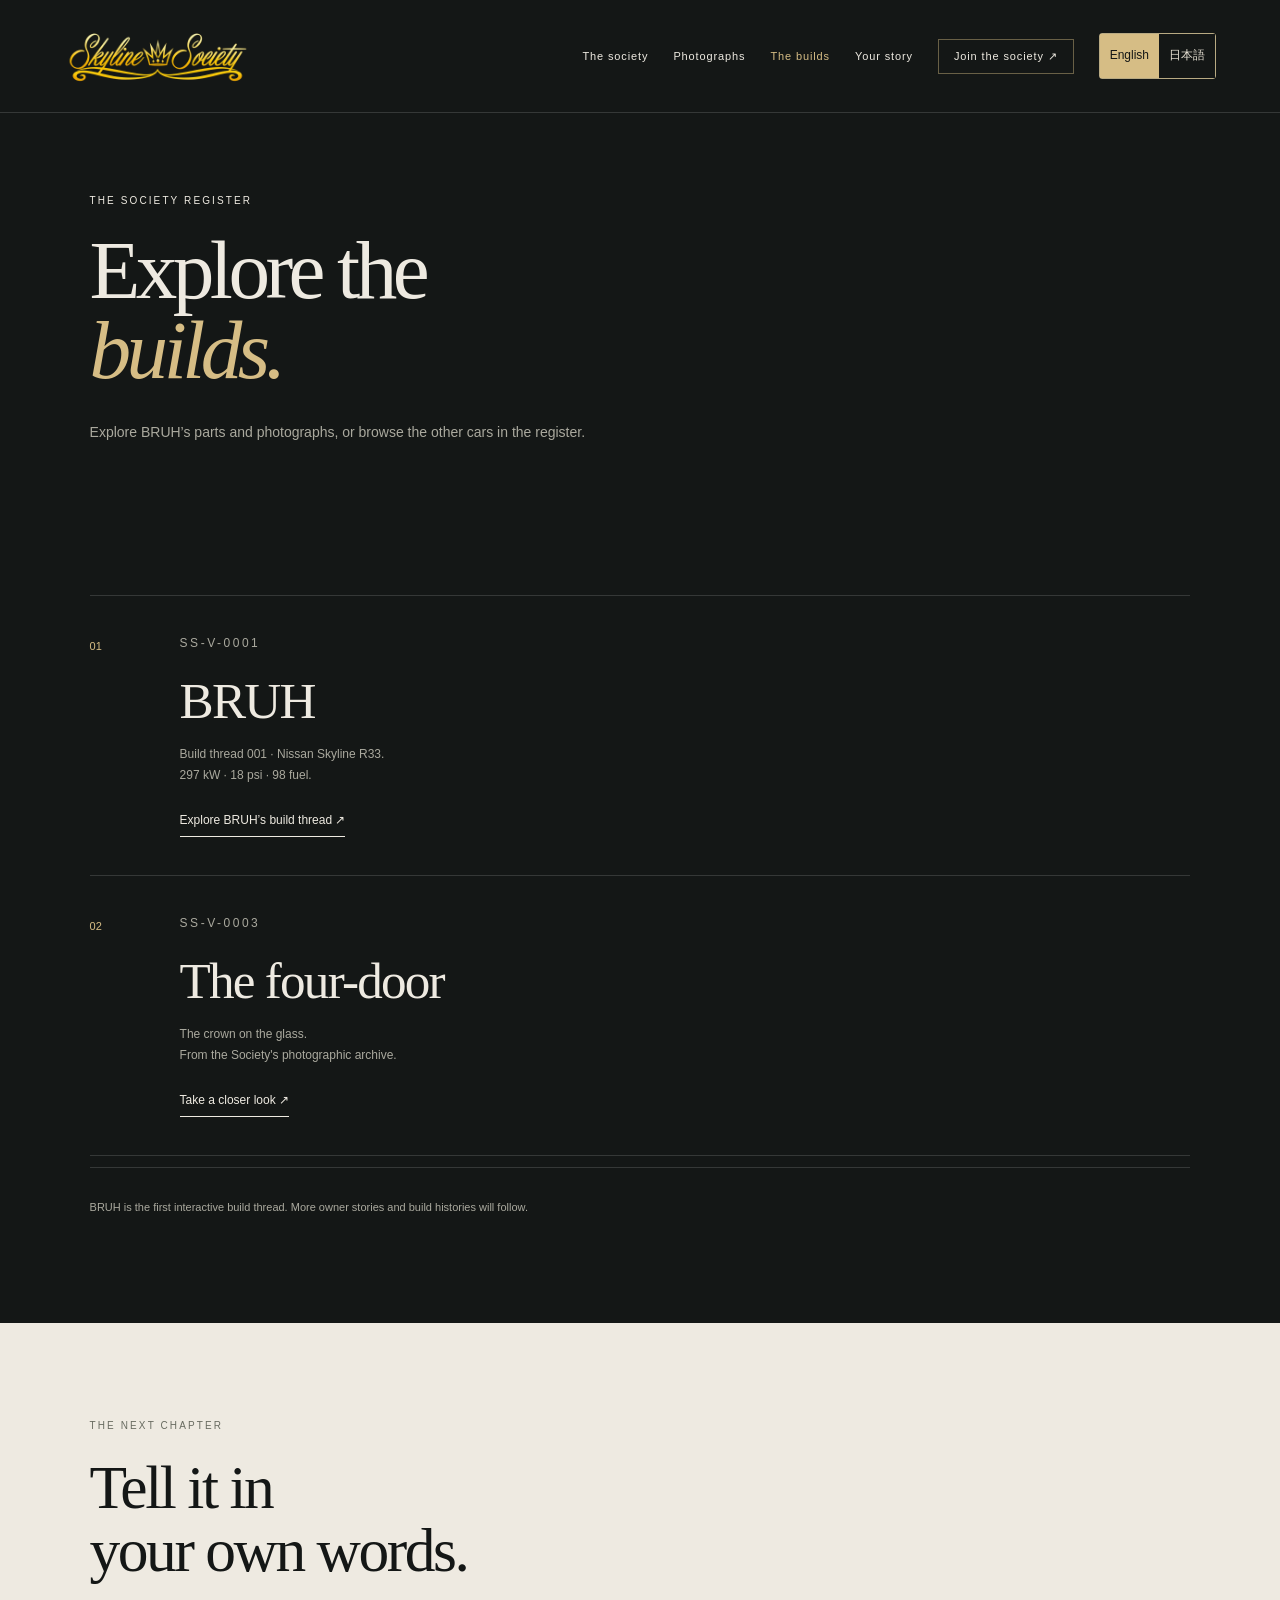
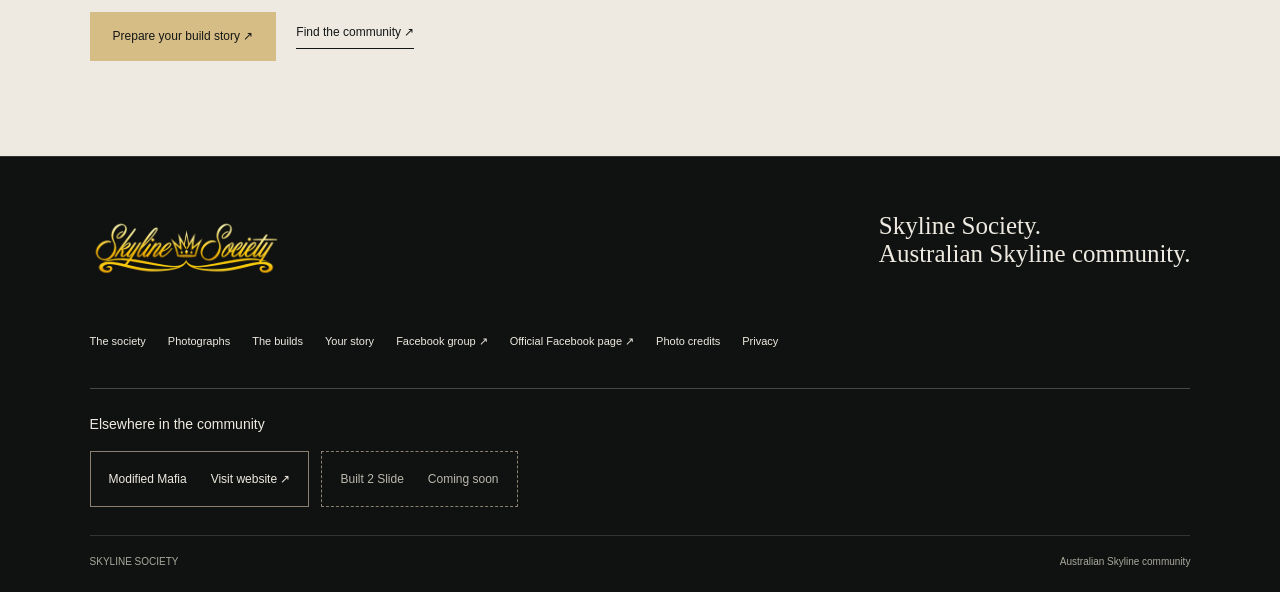
<file: builds.html>
<!doctype html><html lang="en-AU"><head><meta charset="utf-8"><meta name="viewport" content="width=device-width,initial-scale=1"><meta name="robots" content="index,follow"><meta name="theme-color" content="#141716"><meta name="description" content="Skyline Society. The cars, the people and the photographs that bring us together."><title>The builds — Skyline Society</title><link rel="stylesheet" href="/site.css"><script src="/site.js" defer></script><link rel="stylesheet" href="/language.css"><script src="/language-data.js" defer></script><script src="/language.js" defer></script><link rel="canonical" href="https://skylinesociety.com.au/builds.html"><meta property="og:type" content="website"><meta property="og:site_name" content="Skyline Society"><meta property="og:url" content="https://skylinesociety.com.au/builds.html"><meta name="referrer" content="strict-origin-when-cross-origin"></head><body><a class="skip" href="#main">Skip to content</a><header class="site-header "><a class="site-brand" href="/" aria-label="Skyline Society home"><img src="/assets/logo.webp" width="2062" height="763" alt="Skyline Society"></a><button class="menu-toggle" type="button" aria-expanded="false" aria-controls="site-nav">Menu</button><nav class="site-nav" id="site-nav" aria-label="Main navigation"><a href="/society.html">The society</a><a href="/archive.html">Photographs</a><a href="/builds.html" aria-current="page">The builds</a><a href="/share.html">Your story</a><a class="join-link" href="https://www.facebook.com/groups/SkylineSociety" target="_blank" rel="noopener noreferrer">Join the society ↗</a><div class="language-control" id="language-control" role="group" aria-label="Language / 言語"><button type="button" data-language="en" lang="en" aria-pressed="true">English</button><button type="button" data-language="ja" lang="ja" aria-pressed="false">日本語</button></div></nav></header><main class="site-main" id="main"><div class="page-title"><p class="kicker">THE SOCIETY REGISTER</p><h1 class="display">Explore the<br><em>builds.</em></h1><p class="intro-copy">Explore BRUH’s parts and photographs, or browse the other cars in the register.</p></div><section class="chapter"><div class="ledger"><article class="ledger-row"><span class="ledger-index">01</span><div><p class="kicker">ss-v-0001</p><h3><a href="/builds/bruh/">BRUH</a></h3><p>Build thread 001 · Nissan Skyline R33.<br>297 kW · 18 psi · 98 fuel.</p><a class="small-link" href="/builds/bruh/">Explore BRUH’s build thread ↗</a></div></article><article class="ledger-row"><span class="ledger-index">02</span><div><p class="kicker">ss-v-0003</p><h3><a href="/vehicles/ss-v-0003.html">The four-door</a></h3><p>The crown on the glass.<br>From the Society's photographic archive.</p><a class="small-link" href="/vehicles/ss-v-0003.html">Take a closer look ↗</a></div></article></div><p class="end-note">BRUH is the first interactive build thread. More owner stories and build histories will follow.</p></section><section class="chapter paper"><p class="kicker">THE NEXT CHAPTER</p><h2 class="section-title">Tell it in<br>your own words.</h2><div class="action-row"><a class="button" href="/share.html">Prepare your build story ↗</a><a class="small-link" href="https://www.facebook.com/groups/SkylineSociety" target="_blank" rel="noopener noreferrer">Find the community ↗</a></div></section></main><footer class="site-footer"><div class="footer-top"><a href="/" aria-label="Skyline Society home"><img src="/assets/logo.webp" width="2062" height="763" alt="Skyline Society"></a><p>Skyline Society.<br>Australian Skyline community.</p></div><nav class="footer-nav" aria-label="Footer"><a href="/society.html">The society</a><a href="/archive.html">Photographs</a><a href="/builds.html">The builds</a><a href="/share.html">Your story</a><a class="" href="https://www.facebook.com/groups/SkylineSociety" target="_blank" rel="noopener noreferrer">Facebook group ↗</a><a class="" href="https://www.facebook.com/SkylineSocietyOfficial" target="_blank" rel="noopener noreferrer">Official Facebook page ↗</a><a href="/information.html#credits">Photo credits</a><a href="/information.html#privacy">Privacy</a></nav><div class="related-sites"><p class="related-label">Elsewhere in the community</p><div class="related-actions"><a class="related-destination" href="https://modifiedmafia.com/" target="_blank" rel="noopener noreferrer">Modified Mafia <span>Visit website ↗</span></a><button class="related-destination" type="button" disabled>Built 2 Slide <span>Coming soon</span></button></div></div><div class="footer-bottom"><span>SKYLINE SOCIETY</span><span>Australian Skyline community</span></div></footer></body></html>
</file>
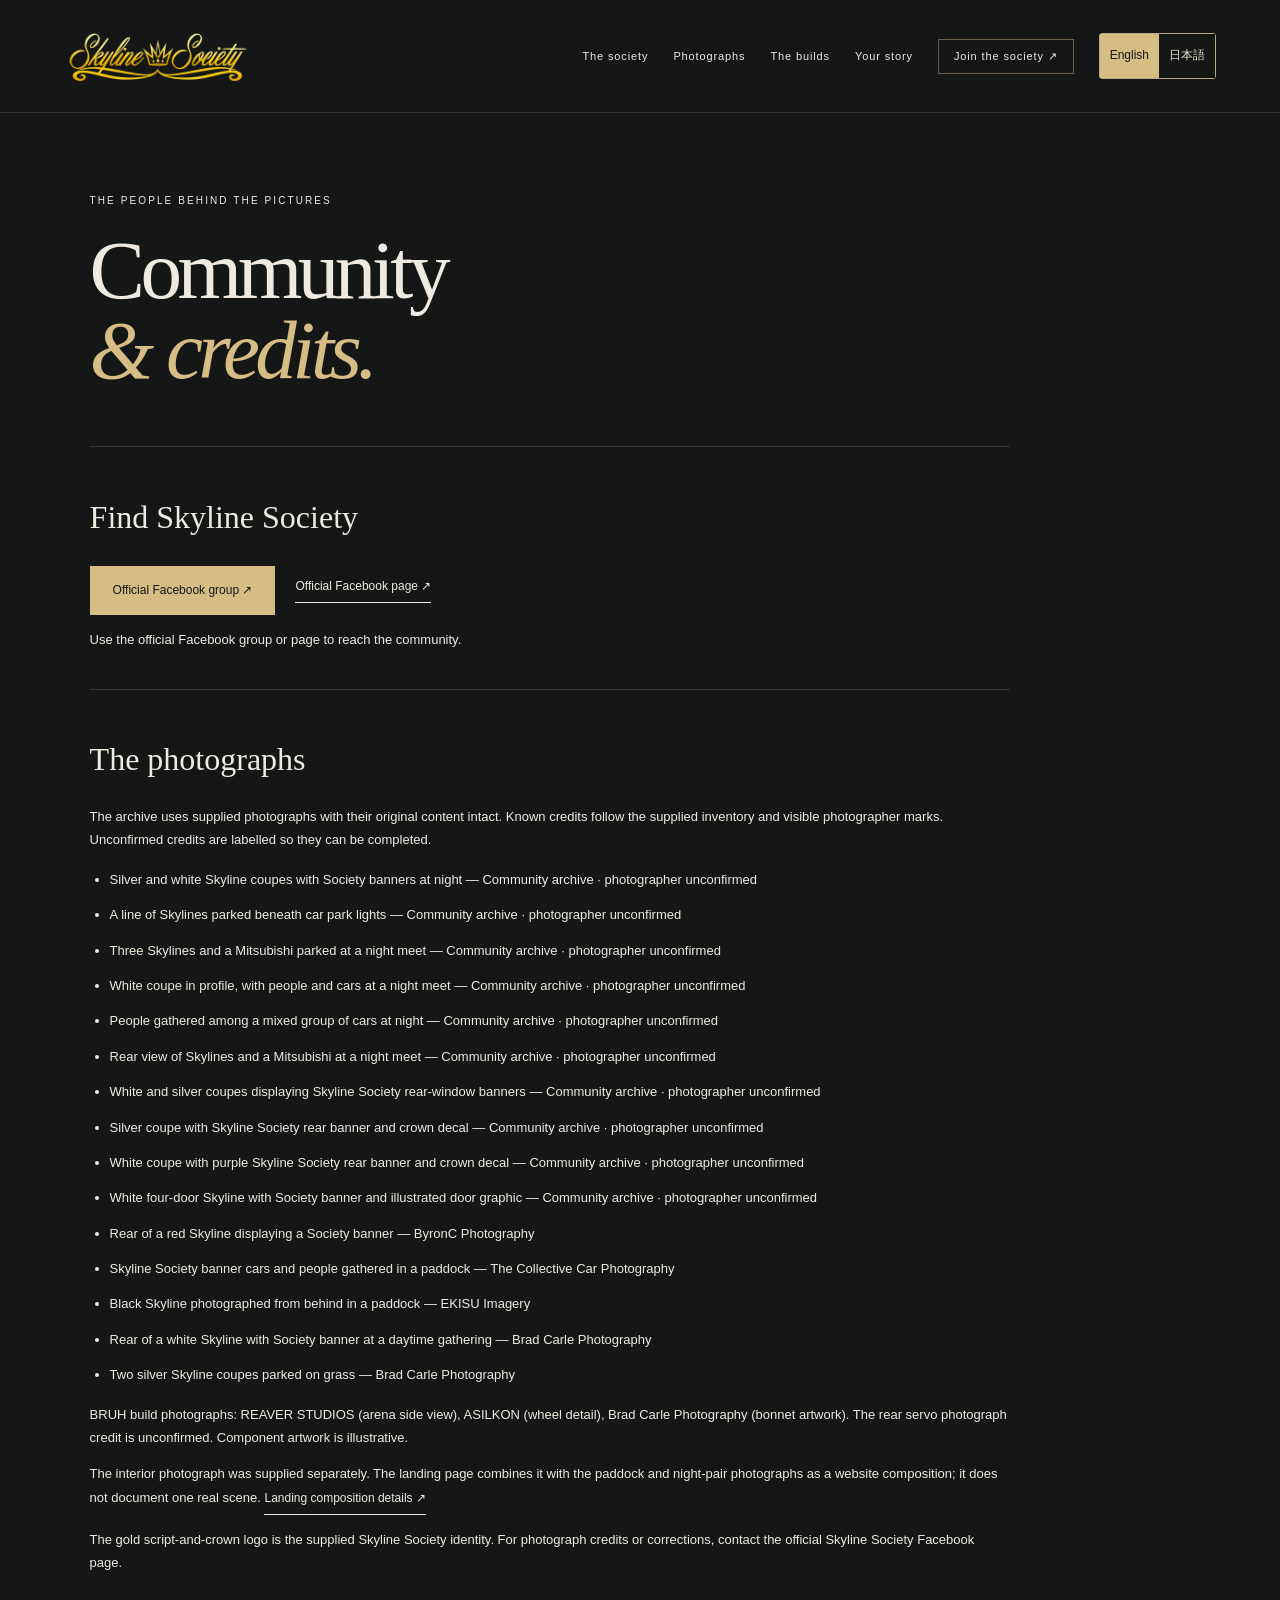
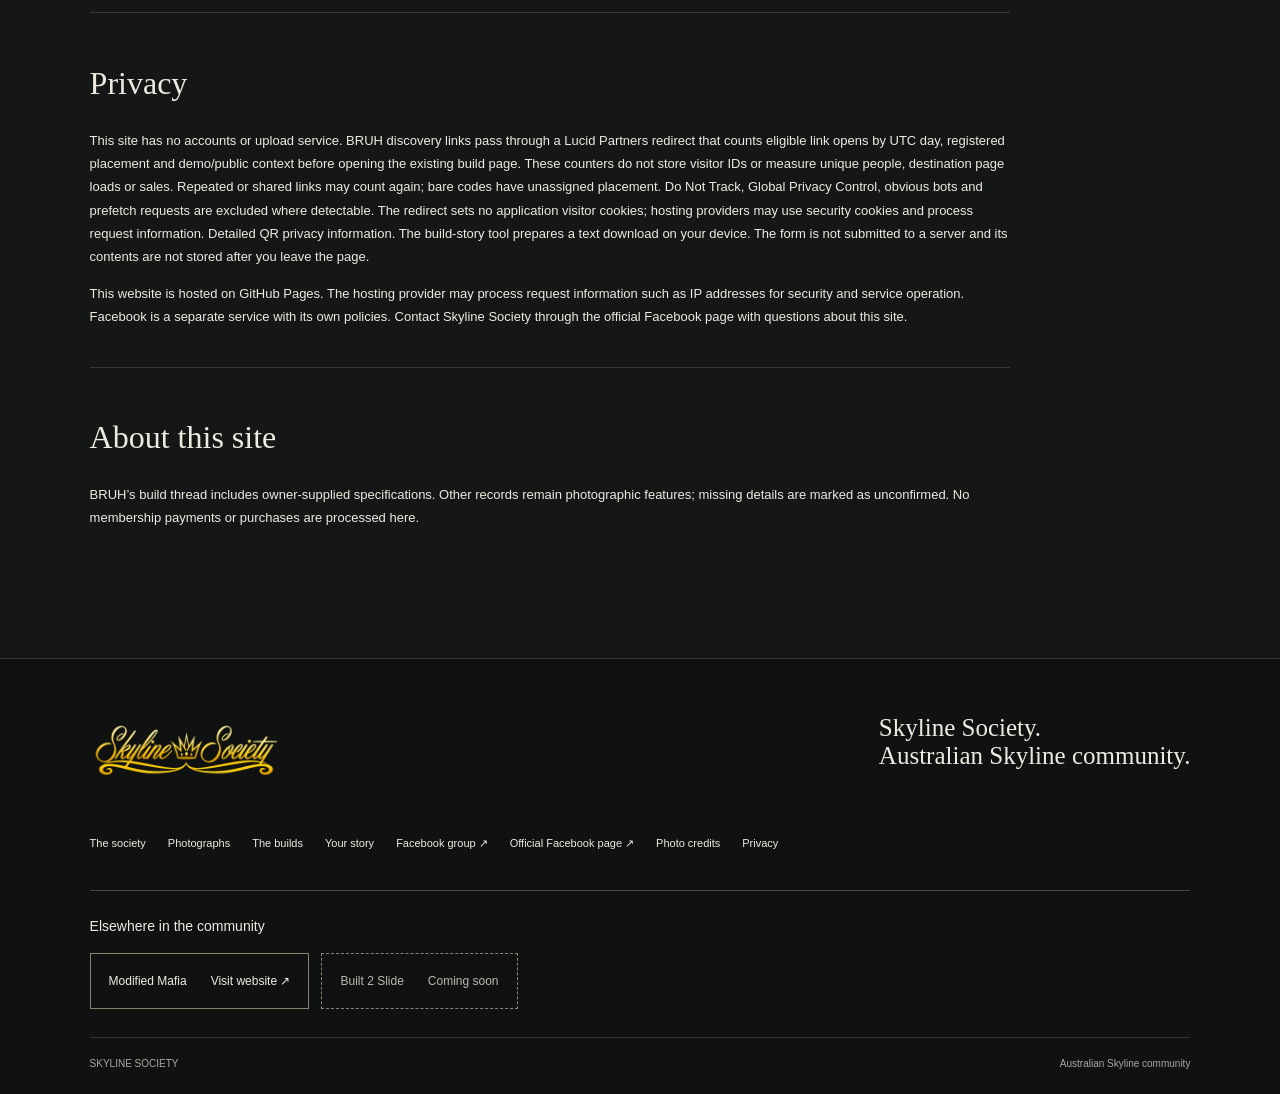
<file: information.html>
<!doctype html><html lang="en-AU"><head><meta charset="utf-8"><meta name="viewport" content="width=device-width,initial-scale=1"><meta name="robots" content="index,follow"><meta name="theme-color" content="#141716"><meta name="description" content="Skyline Society. The cars, the people and the photographs that bring us together."><title>Community &amp; credits — Skyline Society</title><link rel="stylesheet" href="/site.css"><script src="/site.js" defer></script><link rel="stylesheet" href="/language.css"><script src="/language-data.js" defer></script><script src="/language.js" defer></script><link rel="canonical" href="https://skylinesociety.com.au/information.html"><meta property="og:type" content="website"><meta property="og:site_name" content="Skyline Society"><meta property="og:url" content="https://skylinesociety.com.au/information.html"><meta name="referrer" content="strict-origin-when-cross-origin"></head><body><a class="skip" href="#main">Skip to content</a><header class="site-header "><a class="site-brand" href="/" aria-label="Skyline Society home"><img src="/assets/logo.webp" width="2062" height="763" alt="Skyline Society"></a><button class="menu-toggle" type="button" aria-expanded="false" aria-controls="site-nav">Menu</button><nav class="site-nav" id="site-nav" aria-label="Main navigation"><a href="/society.html">The society</a><a href="/archive.html">Photographs</a><a href="/builds.html">The builds</a><a href="/share.html">Your story</a><a class="join-link" href="https://www.facebook.com/groups/SkylineSociety" target="_blank" rel="noopener noreferrer">Join the society ↗</a><div class="language-control" id="language-control" role="group" aria-label="Language / 言語"><button type="button" data-language="en" lang="en" aria-pressed="true">English</button><button type="button" data-language="ja" lang="ja" aria-pressed="false">日本語</button></div></nav></header><main class="site-main" id="main"><div class="page-title"><p class="kicker">THE PEOPLE BEHIND THE PICTURES</p><h1 class="display">Community<br><em>& credits.</em></h1></div><div class="notes-layout"><section id="contact"><h2>Find Skyline Society</h2><div class="action-row"><a class="button" href="https://www.facebook.com/groups/SkylineSociety" target="_blank" rel="noopener noreferrer">Official Facebook group ↗</a><a class="small-link" href="https://www.facebook.com/SkylineSocietyOfficial" target="_blank" rel="noopener noreferrer">Official Facebook page ↗</a></div><p>Use the official Facebook group or page to reach the community.</p></section><section id="credits"><h2>The photographs</h2><p>The archive uses supplied photographs with their original content intact. Known credits follow the supplied inventory and visible photographer marks. Unconfirmed credits are labelled so they can be completed.</p><ul class="credit-list"><li><a href="/#journey">Silver and white Skyline coupes with Society banners at night</a> — Community archive · photographer unconfirmed</li><li><a href="/archive.html#night-lineup">A line of Skylines parked beneath car park lights</a> — Community archive · photographer unconfirmed</li><li><a href="/archive.html#front-row">Three Skylines and a Mitsubishi parked at a night meet</a> — Community archive · photographer unconfirmed</li><li><a href="/archive.html#meet-side">White coupe in profile, with people and cars at a night meet</a> — Community archive · photographer unconfirmed</li><li><a href="/society.html">People gathered among a mixed group of cars at night</a> — Community archive · photographer unconfirmed</li><li><a href="/archive.html#rear-lineup">Rear view of Skylines and a Mitsubishi at a night meet</a> — Community archive · photographer unconfirmed</li><li><a href="/#banner-pair">White and silver coupes displaying Skyline Society rear-window banners</a> — Community archive · photographer unconfirmed</li><li><a href="/archive.html#silver-crown">Silver coupe with Skyline Society rear banner and crown decal</a> — Community archive · photographer unconfirmed</li><li><a href="/#on-the-glass">White coupe with purple Skyline Society rear banner and crown decal</a> — Community archive · photographer unconfirmed</li><li><a href="/vehicles/ss-v-0003.html">White four-door Skyline with Society banner and illustrated door graphic</a> — Community archive · photographer unconfirmed</li><li><a href="/#red-classic">Rear of a red Skyline displaying a Society banner</a> — ByronC Photography</li><li><a href="/#journey">Skyline Society banner cars and people gathered in a paddock</a> — The Collective Car Photography</li><li><a href="/#black-coupe">Black Skyline photographed from behind in a paddock</a> — EKISU Imagery</li><li><a href="/vehicles/ss-v-0003.html">Rear of a white Skyline with Society banner at a daytime gathering</a> — Brad Carle Photography</li><li><a href="/society.html">Two silver Skyline coupes parked on grass</a> — Brad Carle Photography</li></ul><p>BRUH build photographs: REAVER STUDIOS (arena side view), ASILKON (wheel detail), Brad Carle Photography (bonnet artwork). The rear servo photograph credit is unconfirmed. Component artwork is illustrative.</p><p>The interior photograph was supplied separately. The landing page combines it with the paddock and night-pair photographs as a website composition; it does not document one real scene. <a class="small-link" href="/landing/credits.html">Landing composition details ↗</a></p><p>The gold script-and-crown logo is the supplied Skyline Society identity. For photograph credits or corrections, contact the official Skyline Society Facebook page.</p></section><section id="privacy"><h2>Privacy</h2><p>This site has no accounts or upload service. BRUH discovery links pass through a Lucid Partners redirect that counts eligible link opens by UTC day, registered placement and demo/public context before opening the existing build page. These counters do not store visitor IDs or measure unique people, destination page loads or sales. Repeated or shared links may count again; bare codes have unassigned placement. Do Not Track, Global Privacy Control, obvious bots and prefetch requests are excluded where detectable. The redirect sets no application visitor cookies; hosting providers may use security cookies and process request information. <a href="https://partners.lucidinstinct.com/qr-privacy.html">Detailed QR privacy information</a>. The build-story tool prepares a text download on your device. The form is not submitted to a server and its contents are not stored after you leave the page.</p><p>This website is hosted on GitHub Pages. The hosting provider may process request information such as IP addresses for security and service operation. Facebook is a separate service with its own policies. Contact Skyline Society through the official Facebook page with questions about this site.</p></section><section id="terms"><h2>About this site</h2><p>BRUH’s build thread includes owner-supplied specifications. Other records remain photographic features; missing details are marked as unconfirmed. No membership payments or purchases are processed here.</p></section></div></main><footer class="site-footer"><div class="footer-top"><a href="/" aria-label="Skyline Society home"><img src="/assets/logo.webp" width="2062" height="763" alt="Skyline Society"></a><p>Skyline Society.<br>Australian Skyline community.</p></div><nav class="footer-nav" aria-label="Footer"><a href="/society.html">The society</a><a href="/archive.html">Photographs</a><a href="/builds.html">The builds</a><a href="/share.html">Your story</a><a class="" href="https://www.facebook.com/groups/SkylineSociety" target="_blank" rel="noopener noreferrer">Facebook group ↗</a><a class="" href="https://www.facebook.com/SkylineSocietyOfficial" target="_blank" rel="noopener noreferrer">Official Facebook page ↗</a><a href="/information.html#credits">Photo credits</a><a href="/information.html#privacy">Privacy</a></nav><div class="related-sites"><p class="related-label">Elsewhere in the community</p><div class="related-actions"><a class="related-destination" href="https://modifiedmafia.com/" target="_blank" rel="noopener noreferrer">Modified Mafia <span>Visit website ↗</span></a><button class="related-destination" type="button" disabled>Built 2 Slide <span>Coming soon</span></button></div></div><div class="footer-bottom"><span>SKYLINE SOCIETY</span><span>Australian Skyline community</span></div></footer></body></html>
</file>
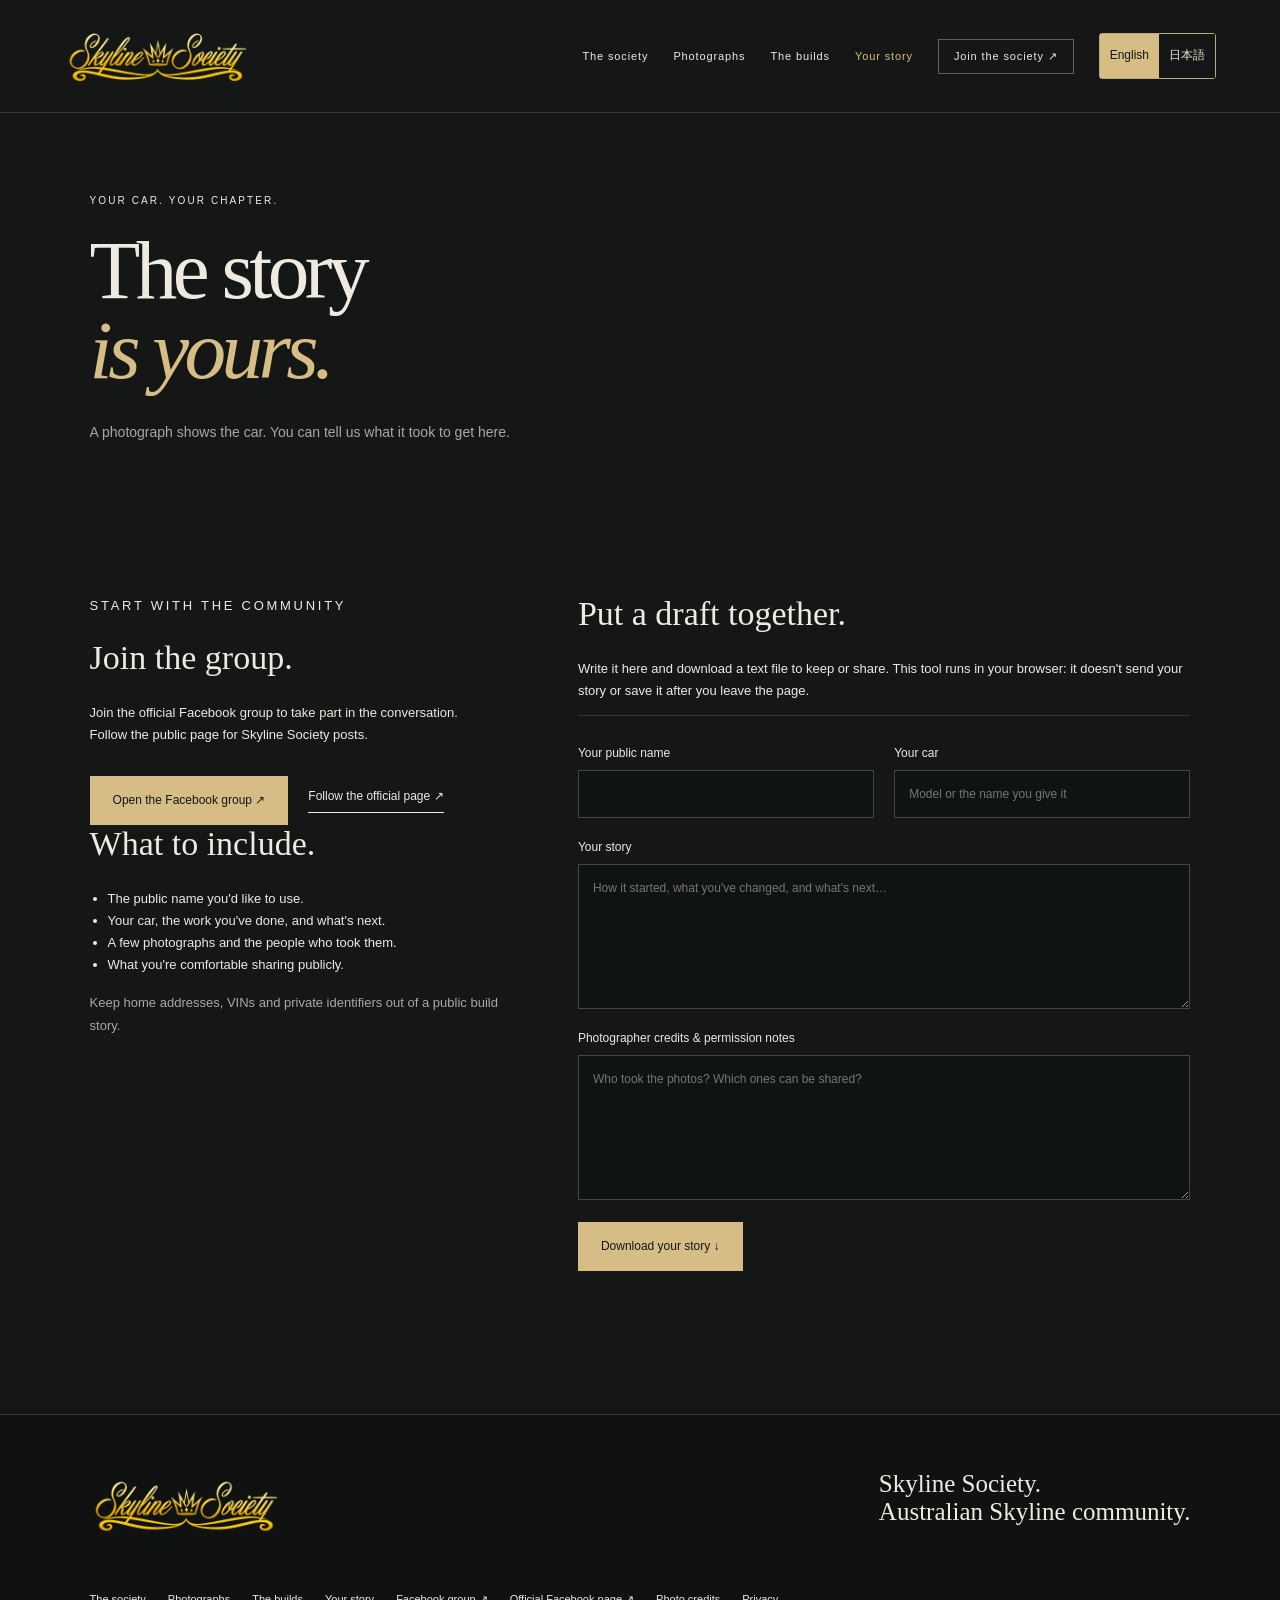
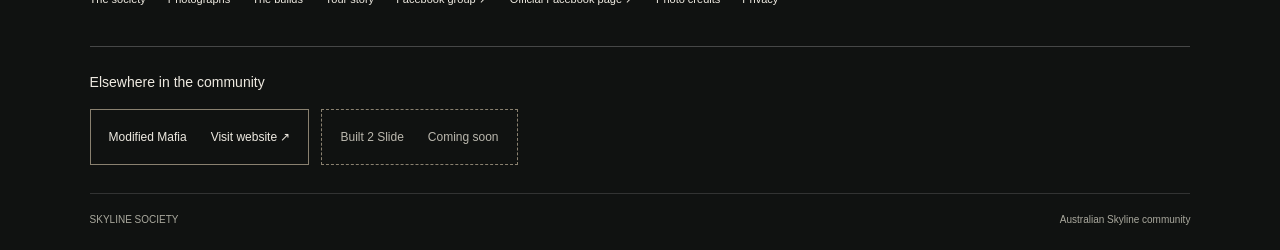
<file: share.html>
<!doctype html><html lang="en-AU"><head><meta charset="utf-8"><meta name="viewport" content="width=device-width,initial-scale=1"><meta name="robots" content="index,follow"><meta name="theme-color" content="#141716"><meta name="description" content="Skyline Society. The cars, the people and the photographs that bring us together."><title>Your story — Skyline Society</title><link rel="stylesheet" href="/site.css"><script src="/site.js" defer></script><link rel="stylesheet" href="/language.css"><script src="/language-data.js" defer></script><script src="/language.js" defer></script><link rel="canonical" href="https://skylinesociety.com.au/share.html"><meta property="og:type" content="website"><meta property="og:site_name" content="Skyline Society"><meta property="og:url" content="https://skylinesociety.com.au/share.html"><meta name="referrer" content="strict-origin-when-cross-origin"></head><body><a class="skip" href="#main">Skip to content</a><header class="site-header "><a class="site-brand" href="/" aria-label="Skyline Society home"><img src="/assets/logo.webp" width="2062" height="763" alt="Skyline Society"></a><button class="menu-toggle" type="button" aria-expanded="false" aria-controls="site-nav">Menu</button><nav class="site-nav" id="site-nav" aria-label="Main navigation"><a href="/society.html">The society</a><a href="/archive.html">Photographs</a><a href="/builds.html">The builds</a><a href="/share.html" aria-current="page">Your story</a><a class="join-link" href="https://www.facebook.com/groups/SkylineSociety" target="_blank" rel="noopener noreferrer">Join the society ↗</a><div class="language-control" id="language-control" role="group" aria-label="Language / 言語"><button type="button" data-language="en" lang="en" aria-pressed="true">English</button><button type="button" data-language="ja" lang="ja" aria-pressed="false">日本語</button></div></nav></header><main class="site-main" id="main"><div class="page-title"><p class="kicker">YOUR CAR. YOUR CHAPTER.</p><h1 class="display">The story<br><em>is yours.</em></h1><p class="intro-copy">A photograph shows the car. You can tell us what it took to get here.</p></div><section class="chapter contribute-grid"><div><p class="kicker">START WITH THE COMMUNITY</p><h2>Join the group.</h2><p>Join the official Facebook group to take part in the conversation. Follow the public page for Skyline Society posts.</p><div class="action-row"><a class="button" href="https://www.facebook.com/groups/SkylineSociety" target="_blank" rel="noopener noreferrer">Open the Facebook group ↗</a><a class="small-link" href="https://www.facebook.com/SkylineSocietyOfficial" target="_blank" rel="noopener noreferrer">Follow the official page ↗</a></div><h2>What to include.</h2><ul><li>The public name you'd like to use.</li><li>Your car, the work you've done, and what's next.</li><li>A few photographs and the people who took them.</li><li>What you're comfortable sharing publicly.</li></ul><p class="quiet">Keep home addresses, VINs and private identifiers out of a public build story.</p></div><div><h2>Put a draft together.</h2><p>Write it here and download a text file to keep or share. This tool runs in your browser: it doesn't send your story or save it after you leave the page.</p><noscript><p>The draft tool needs JavaScript. You can still use the outline on this page and the Facebook links.</p></noscript><form class="draft-form js-only" id="build-draft"><div class="field-row"><label>Your public name<input name="name" required maxlength="100" autocomplete="off"></label><label>Your car<input name="car" required maxlength="160" placeholder="Model or the name you give it" autocomplete="off"></label></div><label>Your story<textarea name="story" required maxlength="12000" placeholder="How it started, what you've changed, and what's next…"></textarea></label><label>Photographer credits & permission notes<textarea name="credits" maxlength="4000" placeholder="Who took the photos? Which ones can be shared?"></textarea></label><button class="button" type="submit">Download your story ↓</button><p class="form-status" id="draft-status" role="status"></p></form></div></section></main><footer class="site-footer"><div class="footer-top"><a href="/" aria-label="Skyline Society home"><img src="/assets/logo.webp" width="2062" height="763" alt="Skyline Society"></a><p>Skyline Society.<br>Australian Skyline community.</p></div><nav class="footer-nav" aria-label="Footer"><a href="/society.html">The society</a><a href="/archive.html">Photographs</a><a href="/builds.html">The builds</a><a href="/share.html">Your story</a><a class="" href="https://www.facebook.com/groups/SkylineSociety" target="_blank" rel="noopener noreferrer">Facebook group ↗</a><a class="" href="https://www.facebook.com/SkylineSocietyOfficial" target="_blank" rel="noopener noreferrer">Official Facebook page ↗</a><a href="/information.html#credits">Photo credits</a><a href="/information.html#privacy">Privacy</a></nav><div class="related-sites"><p class="related-label">Elsewhere in the community</p><div class="related-actions"><a class="related-destination" href="https://modifiedmafia.com/" target="_blank" rel="noopener noreferrer">Modified Mafia <span>Visit website ↗</span></a><button class="related-destination" type="button" disabled>Built 2 Slide <span>Coming soon</span></button></div></div><div class="footer-bottom"><span>SKYLINE SOCIETY</span><span>Australian Skyline community</span></div></footer></body></html>
</file>
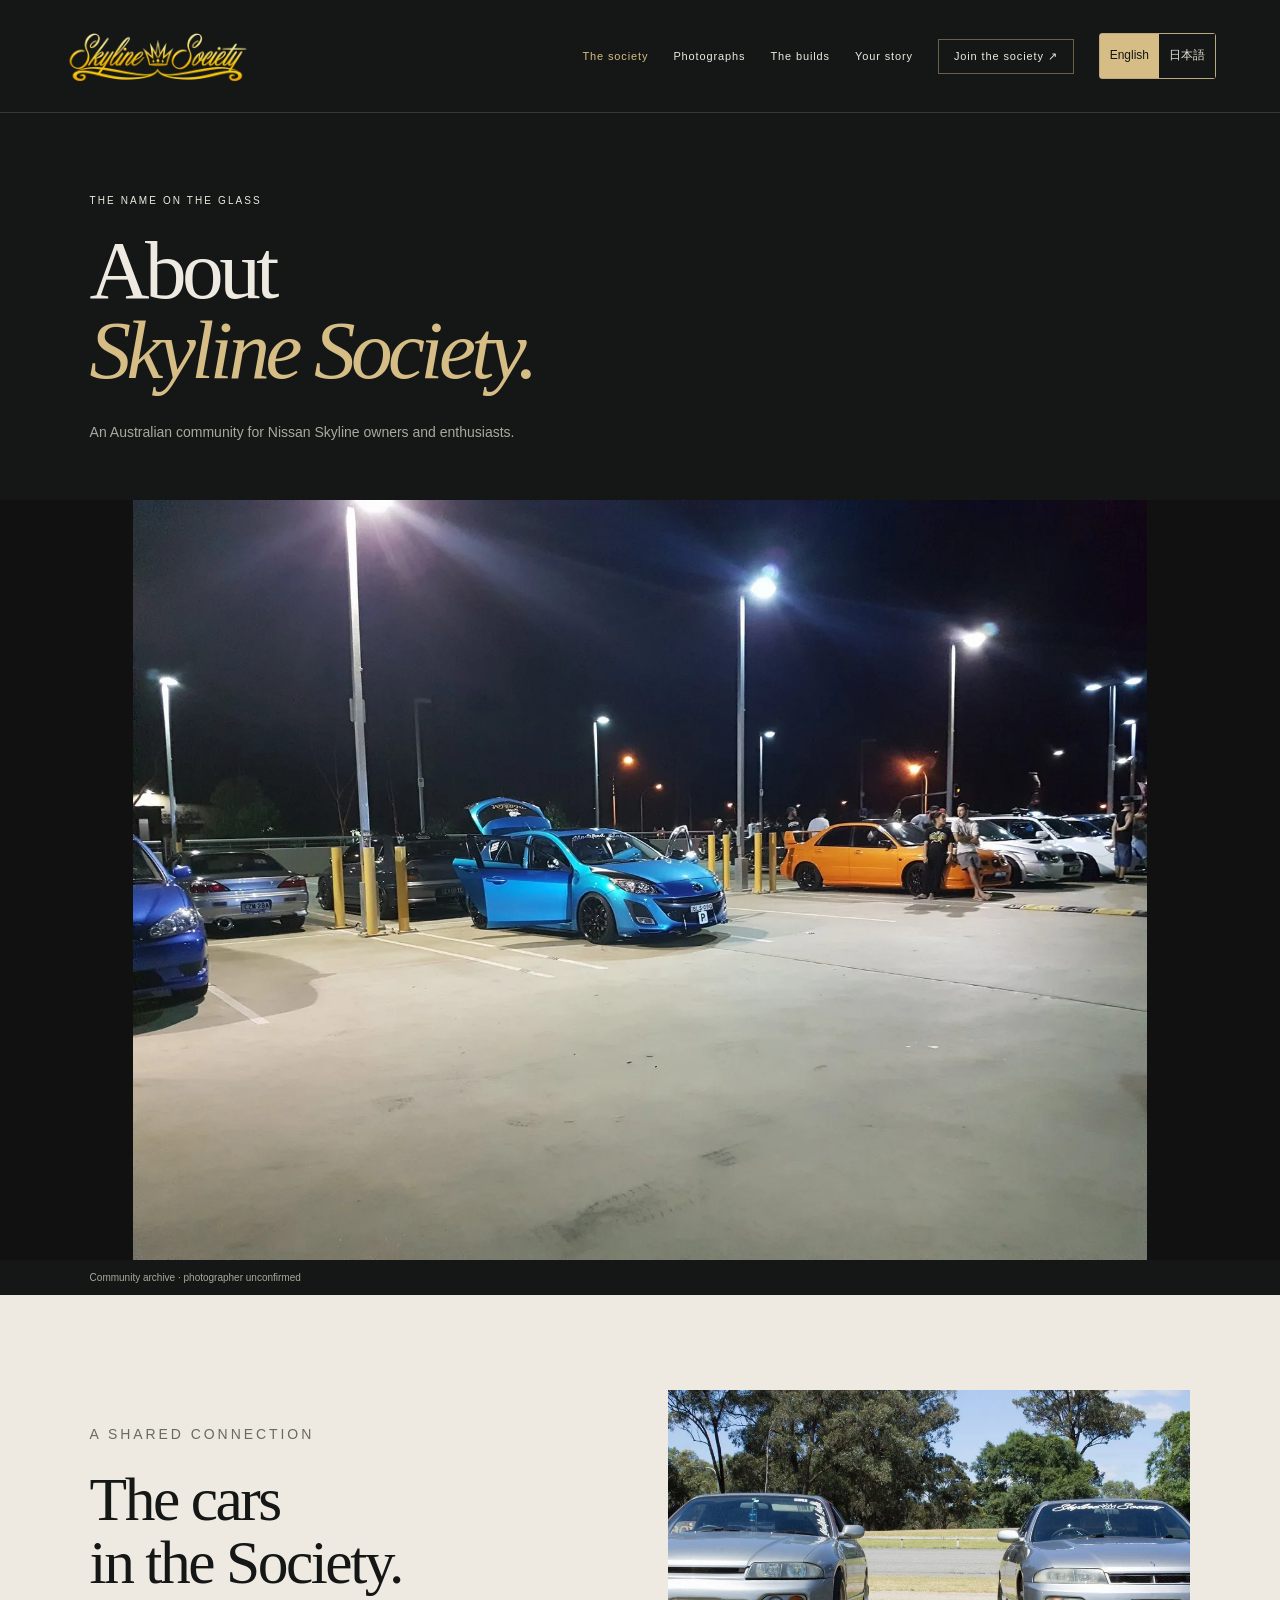
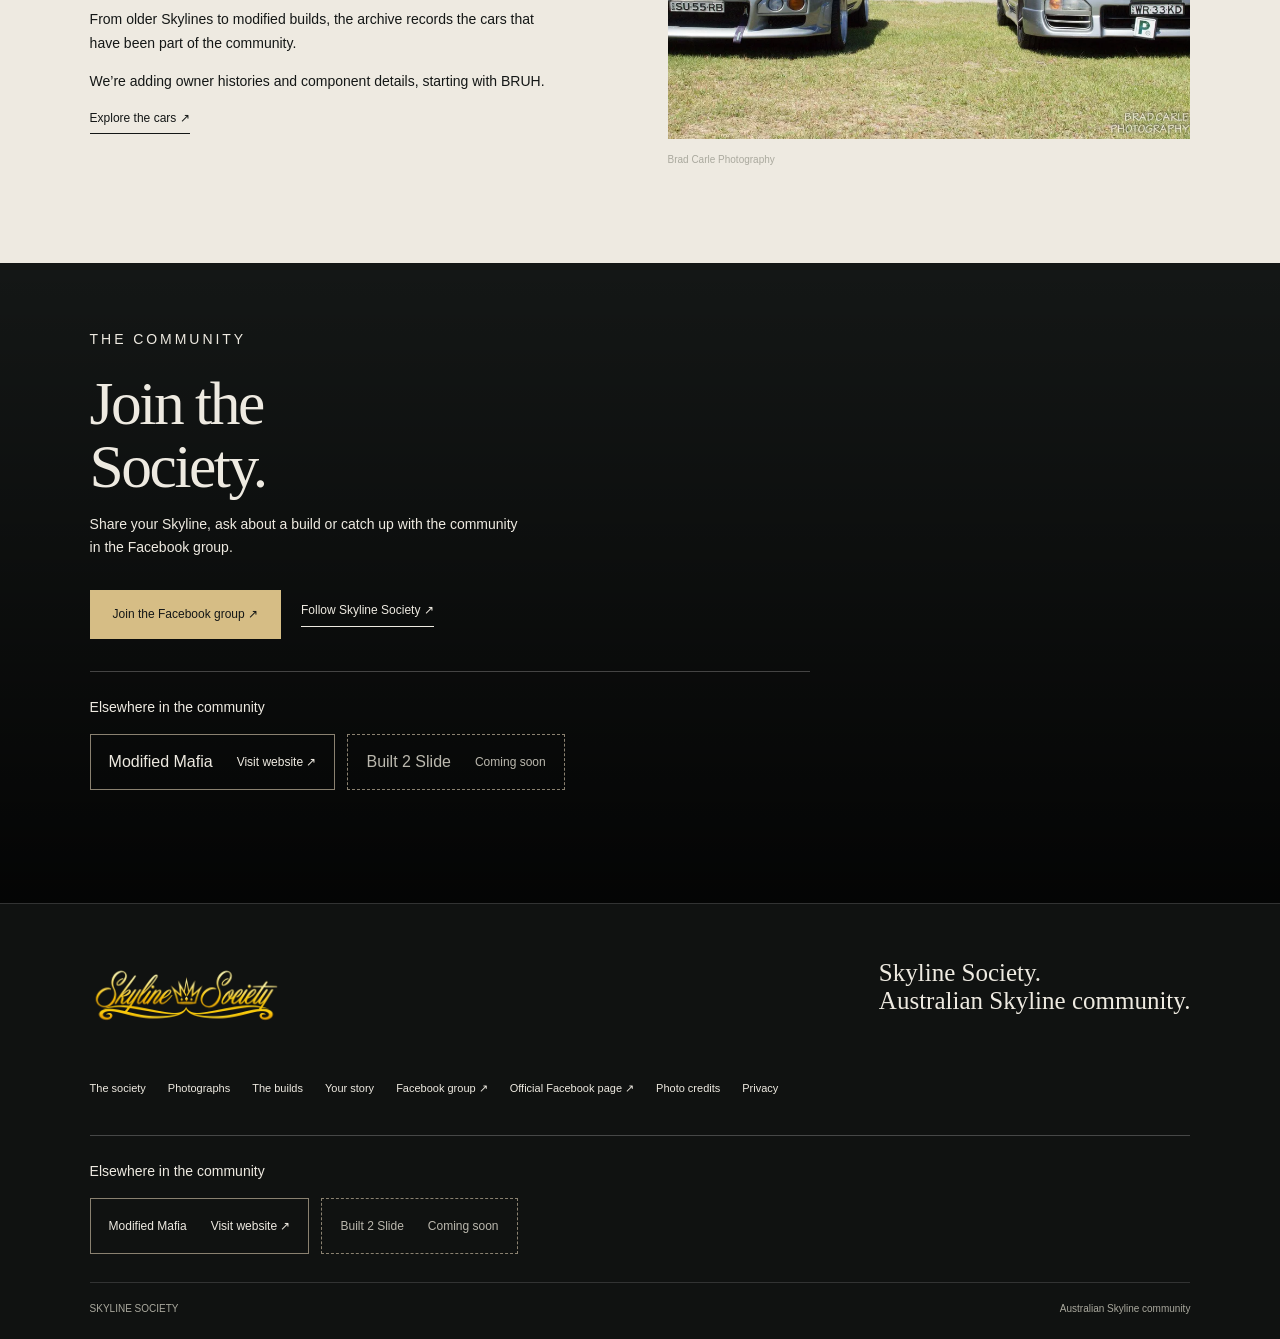
<file: society.html>
<!doctype html><html lang="en-AU"><head><meta charset="utf-8"><meta name="viewport" content="width=device-width,initial-scale=1"><meta name="robots" content="index,follow"><meta name="theme-color" content="#141716"><meta name="description" content="Skyline Society. The cars, the people and the photographs that bring us together."><title>The society — Skyline Society</title><link rel="stylesheet" href="/site.css"><script src="/site.js" defer></script><link rel="stylesheet" href="/language.css"><script src="/language-data.js" defer></script><script src="/language.js" defer></script><link rel="canonical" href="https://skylinesociety.com.au/society.html"><meta property="og:type" content="website"><meta property="og:site_name" content="Skyline Society"><meta property="og:url" content="https://skylinesociety.com.au/society.html"><meta name="referrer" content="strict-origin-when-cross-origin"></head><body><a class="skip" href="#main">Skip to content</a><header class="site-header "><a class="site-brand" href="/" aria-label="Skyline Society home"><img src="/assets/logo.webp" width="2062" height="763" alt="Skyline Society"></a><button class="menu-toggle" type="button" aria-expanded="false" aria-controls="site-nav">Menu</button><nav class="site-nav" id="site-nav" aria-label="Main navigation"><a href="/society.html" aria-current="page">The society</a><a href="/archive.html">Photographs</a><a href="/builds.html">The builds</a><a href="/share.html">Your story</a><a class="join-link" href="https://www.facebook.com/groups/SkylineSociety" target="_blank" rel="noopener noreferrer">Join the society ↗</a><div class="language-control" id="language-control" role="group" aria-label="Language / 言語"><button type="button" data-language="en" lang="en" aria-pressed="true">English</button><button type="button" data-language="ja" lang="ja" aria-pressed="false">日本語</button></div></nav></header><main class="site-main" id="main"><div class="page-title"><p class="kicker">THE NAME ON THE GLASS</p><h1 class="display">About<br><em>Skyline Society.</em></h1><p class="intro-copy">An Australian community for Nissan Skyline owners and enthusiasts.</p></div><figure class="wide-photo"><img src="/assets/community-night-1600.webp" srcset="/assets/community-night-480.webp 480w, /assets/community-night-960.webp 960w, /assets/community-night-1600.webp 1600w" sizes="100vw" width="2048" height="1536" alt="People gathered among a mixed group of cars at night" fetchpriority="high" decoding="async"><figcaption>Community archive · photographer unconfirmed</figcaption></figure><section class="chapter paper"><div class="split-story"><div><p class="kicker">A SHARED CONNECTION</p><h2 class="section-title">The cars<br>in the Society.</h2><p>From older Skylines to modified builds, the archive records the cars that have been part of the community.</p><p>We’re adding owner histories and component details, starting with BRUH.</p><a class="small-link" href="/builds.html">Explore the cars ↗</a></div><figure><img src="/assets/silver-pair-1600.webp" srcset="/assets/silver-pair-480.webp 480w, /assets/silver-pair-960.webp 960w, /assets/silver-pair-1600.webp 1600w" sizes="(max-width:650px) 100vw, 50vw" width="2048" height="1365" alt="Two silver Skyline coupes parked on grass" loading="lazy" decoding="async"><figcaption class="photo-caption">Brad Carle Photography</figcaption></figure></div></section><section class="community-band community-text"><div><p class="kicker">THE COMMUNITY</p><h2 class="section-title">Join the<br>Society.</h2><p>Share your Skyline, ask about a build or catch up with the community in the Facebook group.</p><div class="action-row"><a class="button" href="https://www.facebook.com/groups/SkylineSociety" target="_blank" rel="noopener noreferrer">Join the Facebook group ↗</a><a class="small-link" href="https://www.facebook.com/SkylineSocietyOfficial" target="_blank" rel="noopener noreferrer">Follow Skyline Society ↗</a></div><div class="related-sites"><p class="related-label">Elsewhere in the community</p><div class="related-actions"><a class="related-destination" href="https://modifiedmafia.com/" target="_blank" rel="noopener noreferrer">Modified Mafia <span>Visit website ↗</span></a><button class="related-destination" type="button" disabled>Built 2 Slide <span>Coming soon</span></button></div></div></div></section></main><footer class="site-footer"><div class="footer-top"><a href="/" aria-label="Skyline Society home"><img src="/assets/logo.webp" width="2062" height="763" alt="Skyline Society"></a><p>Skyline Society.<br>Australian Skyline community.</p></div><nav class="footer-nav" aria-label="Footer"><a href="/society.html">The society</a><a href="/archive.html">Photographs</a><a href="/builds.html">The builds</a><a href="/share.html">Your story</a><a class="" href="https://www.facebook.com/groups/SkylineSociety" target="_blank" rel="noopener noreferrer">Facebook group ↗</a><a class="" href="https://www.facebook.com/SkylineSocietyOfficial" target="_blank" rel="noopener noreferrer">Official Facebook page ↗</a><a href="/information.html#credits">Photo credits</a><a href="/information.html#privacy">Privacy</a></nav><div class="related-sites"><p class="related-label">Elsewhere in the community</p><div class="related-actions"><a class="related-destination" href="https://modifiedmafia.com/" target="_blank" rel="noopener noreferrer">Modified Mafia <span>Visit website ↗</span></a><button class="related-destination" type="button" disabled>Built 2 Slide <span>Coming soon</span></button></div></div><div class="footer-bottom"><span>SKYLINE SOCIETY</span><span>Australian Skyline community</span></div></footer></body></html>
</file>
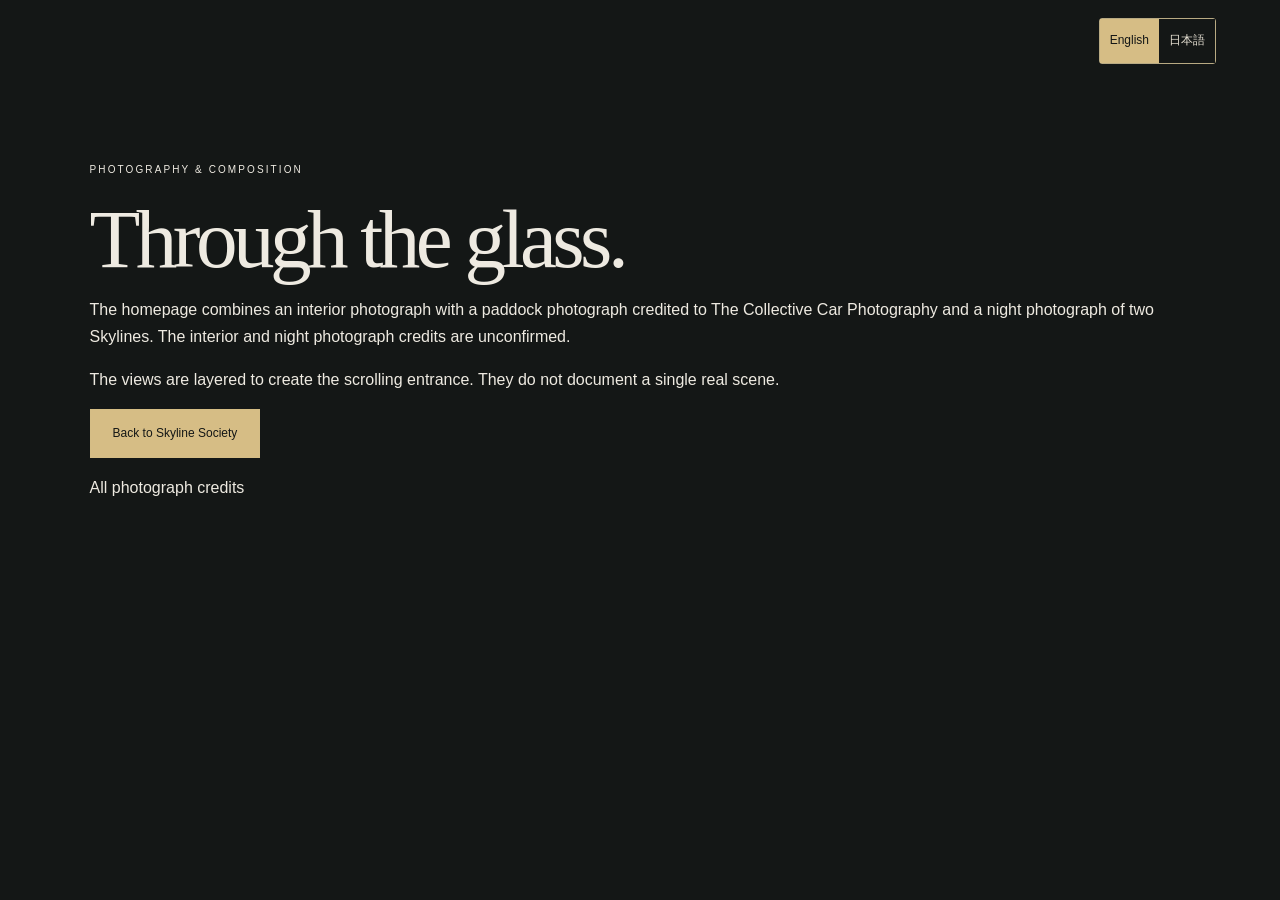
<file: landing/credits.html>
<!doctype html><html lang="en-AU"><head><meta charset="utf-8"><meta name="viewport" content="width=device-width,initial-scale=1"><title>Photography & composition — Skyline Society</title><link rel="stylesheet" href="/site.css"><link rel="canonical" href="https://skylinesociety.com.au/landing/credits.html"><meta property="og:type" content="website"><meta property="og:site_name" content="Skyline Society"><meta property="og:url" content="https://skylinesociety.com.au/landing/credits.html"><meta name="referrer" content="strict-origin-when-cross-origin"><link rel="stylesheet" href="/language.css"><script src="/language-data.js" defer></script><script src="/language.js" defer></script></head><body><nav class="language-bar" aria-label="Language / 言語"><div class="language-control" id="language-control" role="group" aria-label="Language / 言語"><button type="button" data-language="en" lang="en" aria-pressed="true">English</button><button type="button" data-language="ja" lang="ja" aria-pressed="false">日本語</button></div></nav><main class="site-main"><div class="page-title"><p class="kicker">PHOTOGRAPHY & COMPOSITION</p><h1 class="display">Through the glass.</h1><p>The homepage combines an interior photograph with a paddock photograph credited to The Collective Car Photography and a night photograph of two Skylines. The interior and night photograph credits are unconfirmed.</p><p>The views are layered to create the scrolling entrance. They do not document a single real scene.</p><a class="button" href="/">Back to Skyline Society</a><p><a href="/information.html#credits">All photograph credits</a></p></div></main></body></html>
</file>
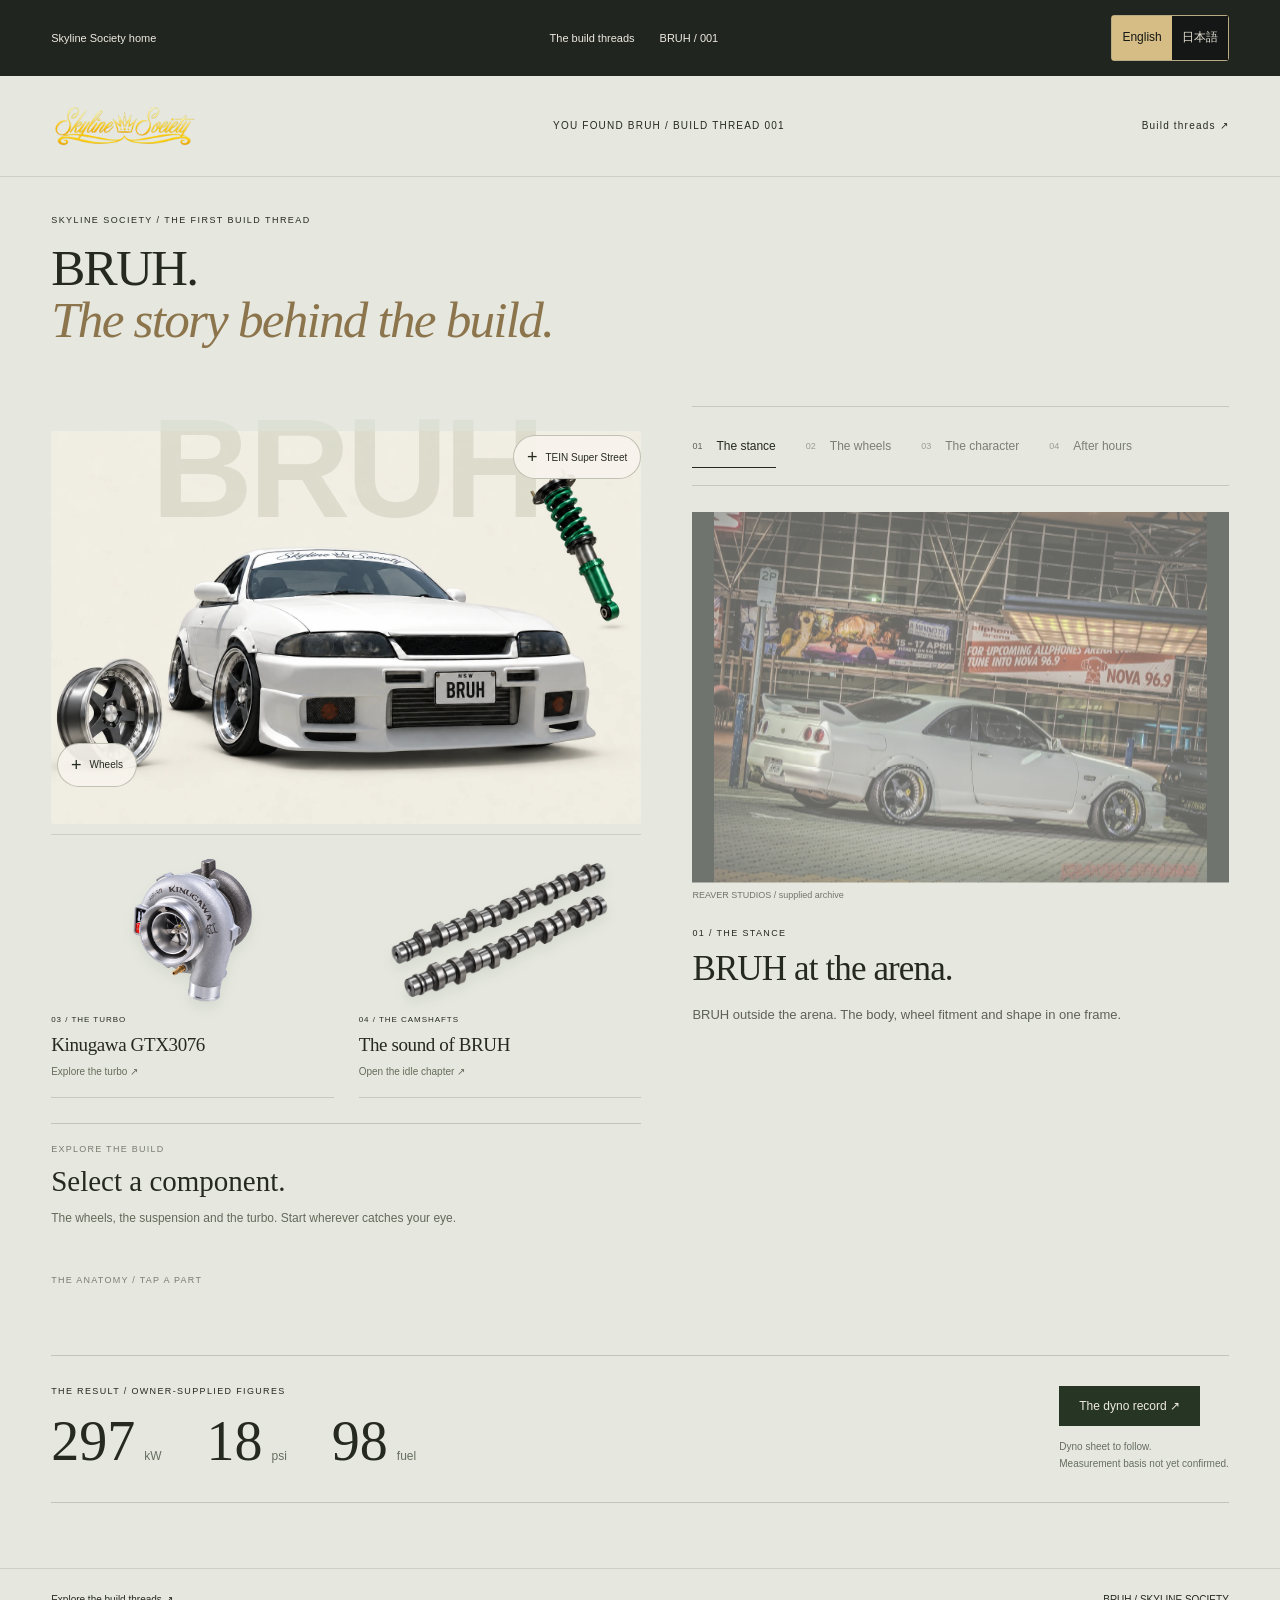
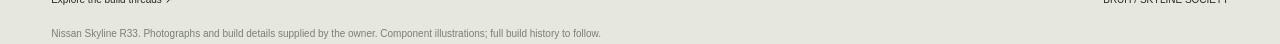
<file: vehicles/ss-v-0001.html>
<!doctype html><html lang="en-AU"><head><meta charset="utf-8"><meta name="viewport" content="width=device-width,initial-scale=1"><meta http-equiv="refresh" content="0;url=/builds/bruh/"><link rel="canonical" href="https://skylinesociety.com.au/builds/bruh/"><title>Skyline Society</title></head><body><a href="/builds/bruh/">Continue to Skyline Society</a></body></html>
</file>
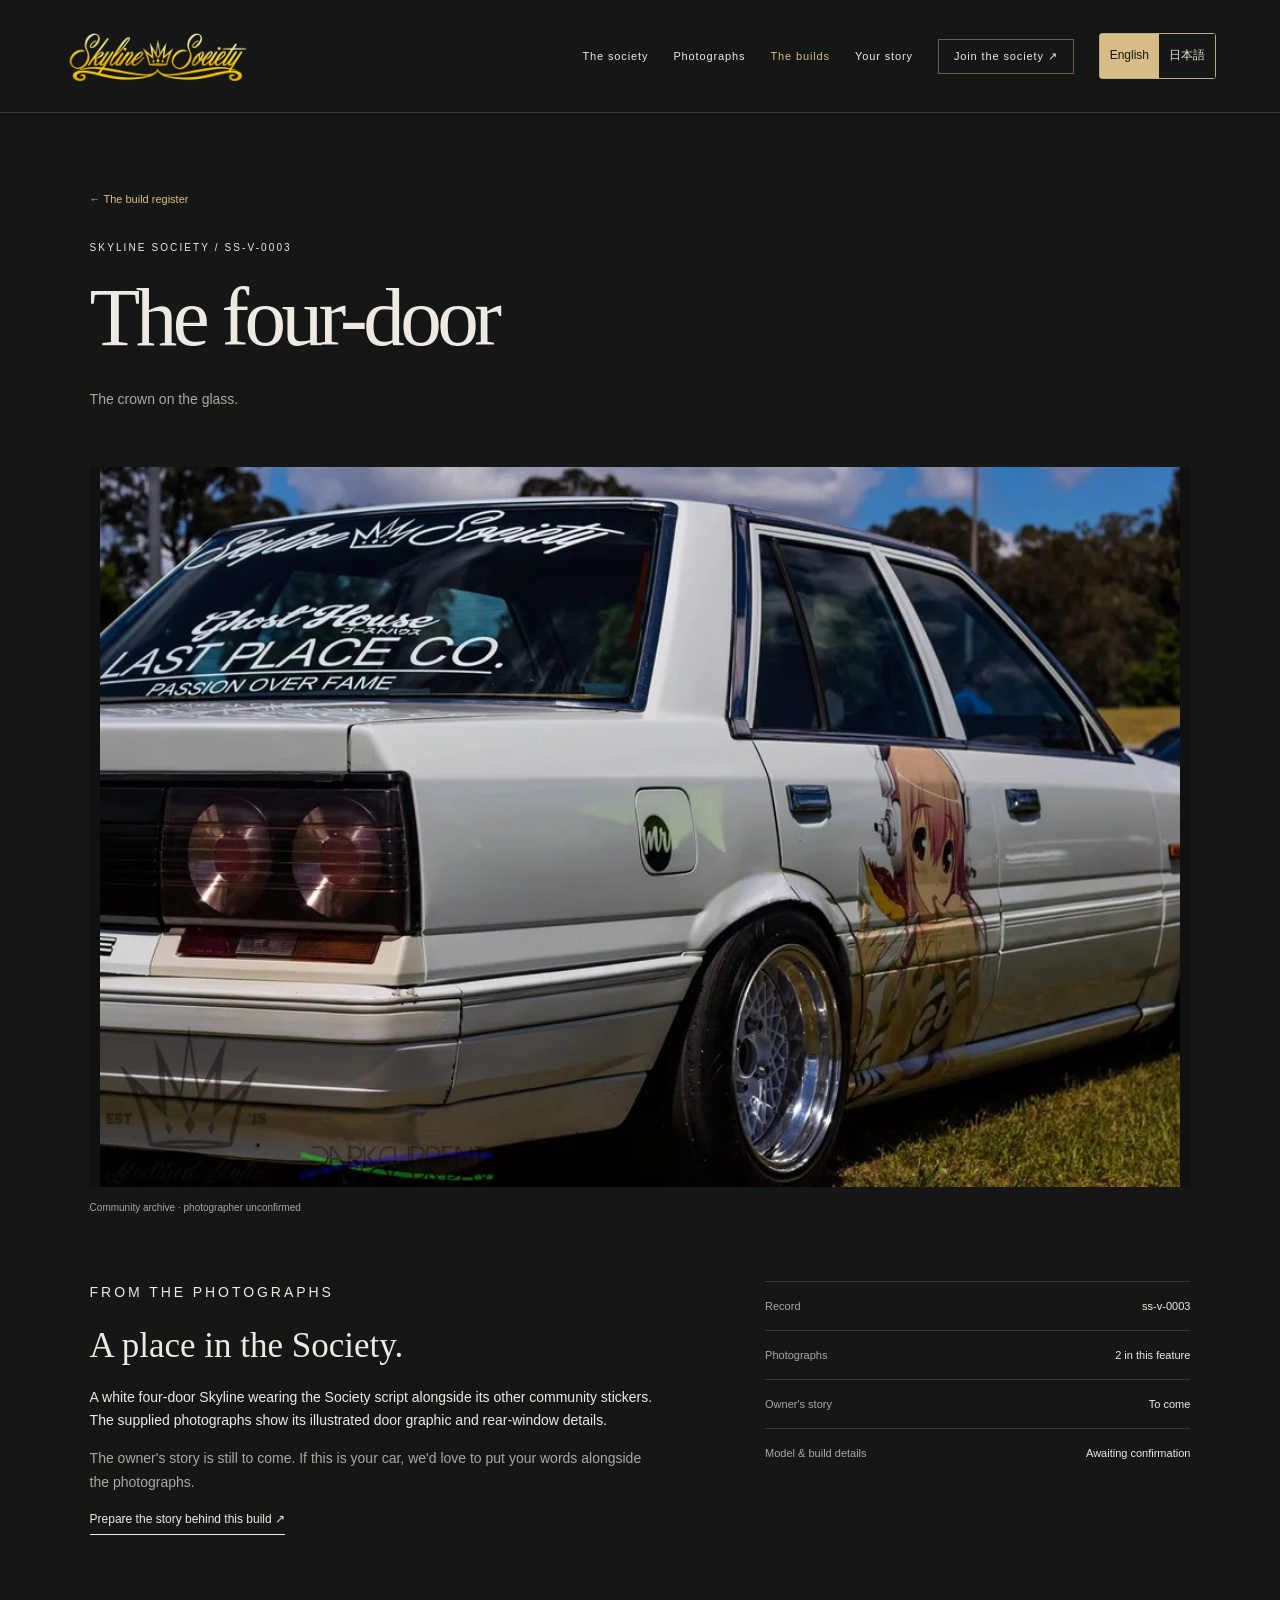
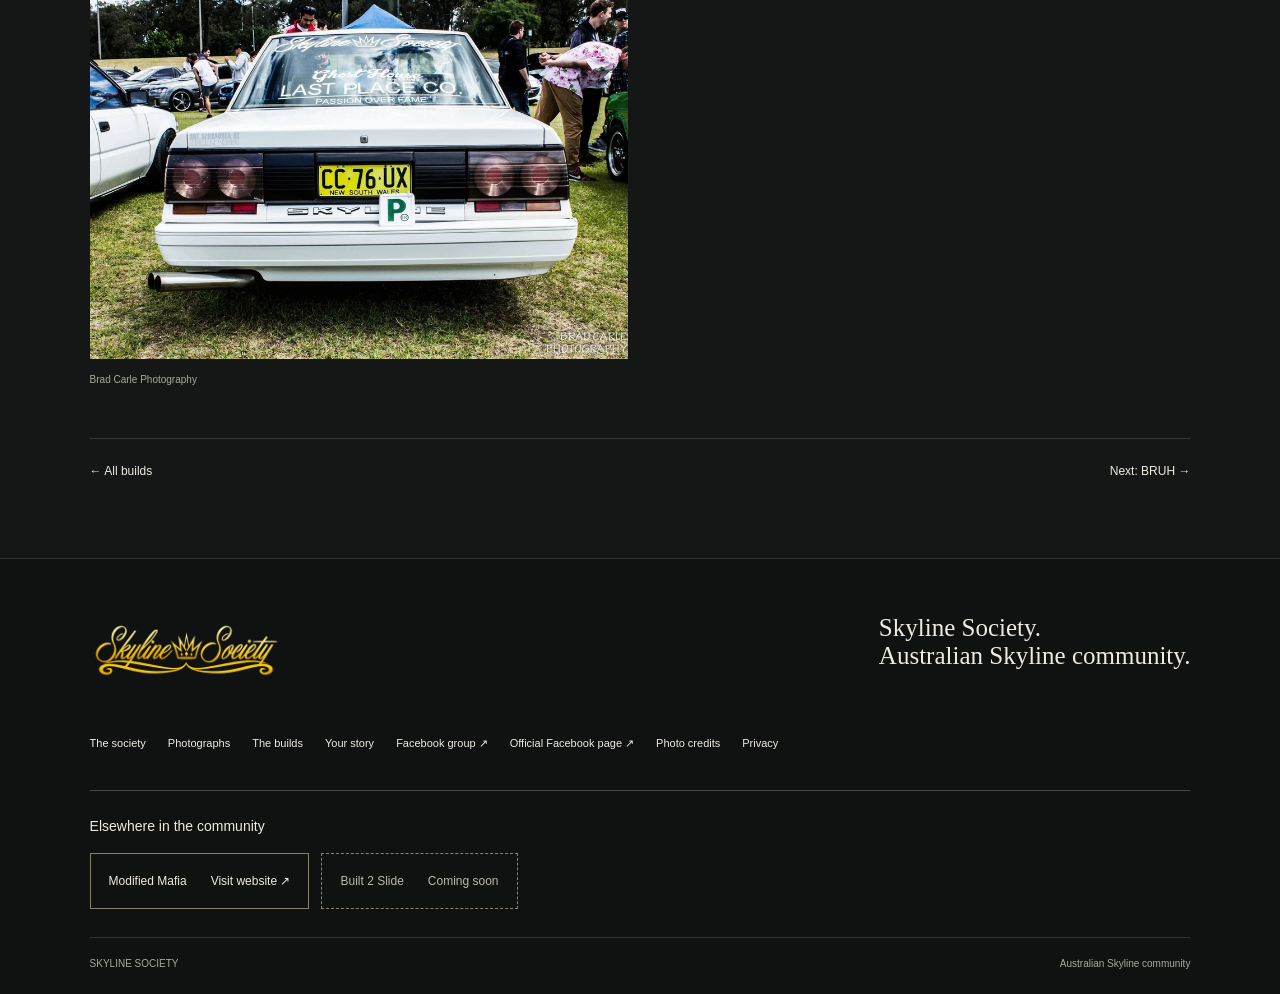
<file: vehicles/ss-v-0003.html>
<!doctype html><html lang="en-AU"><head><meta charset="utf-8"><meta name="viewport" content="width=device-width,initial-scale=1"><meta name="robots" content="index,follow"><meta name="theme-color" content="#141716"><meta name="description" content="Skyline Society. The cars, the people and the photographs that bring us together."><title>The four-door — Skyline Society</title><link rel="stylesheet" href="/site.css"><script src="/site.js" defer></script><link rel="stylesheet" href="/language.css"><script src="/language-data.js" defer></script><script src="/language.js" defer></script><link rel="canonical" href="https://skylinesociety.com.au/vehicles/ss-v-0003.html"><meta property="og:type" content="website"><meta property="og:site_name" content="Skyline Society"><meta property="og:url" content="https://skylinesociety.com.au/vehicles/ss-v-0003.html"><meta name="referrer" content="strict-origin-when-cross-origin"></head><body><a class="skip" href="#main">Skip to content</a><header class="site-header "><a class="site-brand" href="/" aria-label="Skyline Society home"><img src="/assets/logo.webp" width="2062" height="763" alt="Skyline Society"></a><button class="menu-toggle" type="button" aria-expanded="false" aria-controls="site-nav">Menu</button><nav class="site-nav" id="site-nav" aria-label="Main navigation"><a href="/society.html">The society</a><a href="/archive.html">Photographs</a><a href="/builds.html" aria-current="page">The builds</a><a href="/share.html">Your story</a><a class="join-link" href="https://www.facebook.com/groups/SkylineSociety" target="_blank" rel="noopener noreferrer">Join the society ↗</a><div class="language-control" id="language-control" role="group" aria-label="Language / 言語"><button type="button" data-language="en" lang="en" aria-pressed="true">English</button><button type="button" data-language="ja" lang="ja" aria-pressed="false">日本語</button></div></nav></header><main class="site-main" id="main"><div class="page-title"><a class="back" href="/builds.html">← The build register</a><p class="kicker">SKYLINE SOCIETY / ss-v-0003</p><h1 class="display">The four-door</h1><p class="intro-copy">The crown on the glass.</p></div><article class="feature-layout"><figure class="feature-hero"><a class="photo-open" href="/assets/classic-side-1600.webp" data-credit="Community archive · photographer unconfirmed" aria-label="Enlarge photograph: White four-door Skyline with Society banner and illustrated door graphic"><img src="/assets/classic-side-1600.webp" srcset="/assets/classic-side-480.webp 480w, /assets/classic-side-960.webp 960w, /assets/classic-side-1600.webp 1600w" sizes="(max-width:650px) 100vw, 50vw" width="2048" height="1365" alt="White four-door Skyline with Society banner and illustrated door graphic" loading="lazy" decoding="async"></a><figcaption class="photo-caption">Community archive · photographer unconfirmed</figcaption></figure><div class="feature-text"><div><p class="kicker">FROM THE PHOTOGRAPHS</p><h2>A place in the Society.</h2><p>A white four-door Skyline wearing the Society script alongside its other community stickers. The supplied photographs show its illustrated door graphic and rear-window details.</p><p class="quiet">The owner's story is still to come. If this is your car, we'd love to put your words alongside the photographs.</p><a class="small-link" href="/share.html">Prepare the story behind this build ↗</a></div><dl class="record"><div><dt>Record</dt><dd>ss-v-0003</dd></div><div><dt>Photographs</dt><dd>2 in this feature</dd></div><div><dt>Owner's story</dt><dd>To come</dd></div><div><dt>Model & build details</dt><dd>Awaiting confirmation</dd></div></dl></div><div class="feature-gallery"><figure><a class="photo-open" href="/assets/classic-rear-1600.webp" data-credit="Brad Carle Photography" aria-label="Enlarge photograph: Rear of a white Skyline with Society banner at a daytime gathering"><img src="/assets/classic-rear-1600.webp" srcset="/assets/classic-rear-480.webp 480w, /assets/classic-rear-960.webp 960w, /assets/classic-rear-1600.webp 1600w" sizes="(max-width:650px) 100vw, 50vw" width="2048" height="1365" alt="Rear of a white Skyline with Society banner at a daytime gathering" loading="lazy" decoding="async"></a><figcaption class="photo-caption">Brad Carle Photography</figcaption></figure></div><div class="profile-next"><a href="/builds.html">← All builds</a><a href="/builds/bruh/">Next: BRUH →</a></div></article><dialog class="viewer" id="photo-dialog" aria-labelledby="photo-title"><div class="viewer-toolbar"><span>SKYLINE SOCIETY / THE PHOTOGRAPHS</span><button type="button" id="close-photo" autofocus>Close</button></div><img id="dialog-image" alt=""><p class="viewer-caption" id="photo-title">Archive photograph</p><p class="viewer-credit" id="photo-credit"></p><div class="viewer-bottom"><button type="button" id="previous-photo" aria-label="Previous photograph">← Previous</button><span id="photo-count" aria-live="polite"></span><button type="button" id="next-photo" aria-label="Next photograph">Next →</button></div></dialog></main><footer class="site-footer"><div class="footer-top"><a href="/" aria-label="Skyline Society home"><img src="/assets/logo.webp" width="2062" height="763" alt="Skyline Society"></a><p>Skyline Society.<br>Australian Skyline community.</p></div><nav class="footer-nav" aria-label="Footer"><a href="/society.html">The society</a><a href="/archive.html">Photographs</a><a href="/builds.html">The builds</a><a href="/share.html">Your story</a><a class="" href="https://www.facebook.com/groups/SkylineSociety" target="_blank" rel="noopener noreferrer">Facebook group ↗</a><a class="" href="https://www.facebook.com/SkylineSocietyOfficial" target="_blank" rel="noopener noreferrer">Official Facebook page ↗</a><a href="/information.html#credits">Photo credits</a><a href="/information.html#privacy">Privacy</a></nav><div class="related-sites"><p class="related-label">Elsewhere in the community</p><div class="related-actions"><a class="related-destination" href="https://modifiedmafia.com/" target="_blank" rel="noopener noreferrer">Modified Mafia <span>Visit website ↗</span></a><button class="related-destination" type="button" disabled>Built 2 Slide <span>Coming soon</span></button></div></div><div class="footer-bottom"><span>SKYLINE SOCIETY</span><span>Australian Skyline community</span></div></footer></body></html>
</file>
<file: landing/landing.css>
*{box-sizing:border-box}html{scroll-behavior:smooth}body{margin:0;background:#111313;color:#f3efdf;font-family:Arial,Helvetica,sans-serif}a{color:inherit;text-decoration:none}a:hover{text-decoration:underline;text-underline-offset:5px}a:focus-visible{outline:2px solid #ead290;outline-offset:7px}.skip{position:fixed;top:-100px;left:20px;z-index:100;background:#111;padding:15px}.skip:focus{top:20px}.masthead{position:absolute;z-index:10;top:0;left:0;width:100%;display:flex;align-items:center;justify-content:space-between;padding:20px 4vw;background:linear-gradient(#000b,transparent)}.masthead img{width:190px;height:auto;display:block}.masthead nav{display:flex;gap:30px;font-size:12px;letter-spacing:.08em}.journey{height:100svh}.viewport{position:sticky;top:0;height:100svh;overflow:hidden;background:#111313}.cabin{position:absolute;width:1440px;height:1080px;transform-origin:0 0;will-change:transform}.cabin svg{display:block;width:100%;height:100%}.mirror{position:absolute;overflow:hidden;border-radius:15px;outline:5px solid #191919;background:#161919;will-change:left,top,width,height}.mirror img{display:block;width:100%;height:100%;object-fit:cover;object-position:50% 53%}.intro{position:absolute;left:6vw;bottom:14%;max-width:620px;text-shadow:0 2px 28px #000}.intro:before{content:"";position:absolute;inset:-40px -60px;z-index:-1;background:radial-gradient(ellipse,#0009,transparent 72%)}.eyebrow{font-size:10px;font-weight:500;letter-spacing:.22em;line-height:1.6}.intro h1,.arrival h2{font-family:Georgia,'Times New Roman',serif;font-weight:400;font-size:clamp(38px,5.2vw,78px);line-height:1.02;letter-spacing:-.035em;margin:14px 0 24px}.journey-link,.arrival a{font-size:12px;padding-bottom:9px;border-bottom:1px solid #f3efdf88;display:inline-flex;gap:35px}.scroll-cue{position:absolute;bottom:30px;left:6vw;display:flex;align-items:center;gap:12px;font-size:9px;letter-spacing:.18em}.cue-line{display:block;height:1px;width:45px;background:#dbc087}.arrival{position:absolute;bottom:10%;left:6vw;opacity:0;visibility:hidden;text-shadow:0 2px 25px #000}.progress{position:absolute;bottom:0;left:0;width:100%;height:2px;background:#ffffff1a}.progress i{display:block;height:100%;width:100%;background:#d2b875;transform:scaleX(0);transform-origin:left}.society{display:grid;grid-template-columns:1fr 2fr;gap:30px;padding:100px 7vw;background:#eeeadf;color:#272822;scroll-margin-top:20px}.society h2{font:400 clamp(34px,4vw,62px)/1.05 Georgia,serif;letter-spacing:-.04em;margin:0 0 28px}.society p:not(.eyebrow){max-width:420px;line-height:1.7;font-size:15px}.links{display:flex;flex-wrap:wrap;gap:22px;margin-top:32px;font-size:12px}.links a{padding-bottom:7px;border-bottom:1px solid #666}.full-photo{margin:0;position:relative}.full-photo img{display:block;width:100%;max-height:750px;object-fit:cover}.full-photo figcaption{padding:20px 7vw;font:400 22px Georgia,serif}footer{padding:35px 7vw;display:flex;flex-wrap:wrap;gap:20px;justify-content:space-between;font-size:11px;color:#bcbbaa}.enhanced .journey{height:340svh}.no-motion .journey{height:100svh}.no-motion .scroll-cue{display:none}.no-motion .viewport{position:relative}.no-motion .progress{display:none}@media(max-width:650px){.masthead{padding:20px}.masthead img{width:140px}.masthead nav{gap:14px;font-size:10px}.intro{left:24px;bottom:15%}.intro h1{font-size:43px}.scroll-cue{left:24px;bottom:26px;font-size:8px}.arrival{left:24px;right:20px;bottom:9%}.arrival h2{font-size:48px}.society{grid-template-columns:1fr;padding:65px 25px}.society h2{font-size:38px}.full-photo img{min-height:320px}.links{flex-direction:column;align-items:flex-start}footer{padding:30px 25px}.enhanced .journey{height:290svh}}@media(prefers-reduced-motion:reduce){html{scroll-behavior:auto}}
.enhanced.no-motion .journey{height:100svh}@media(min-width:651px){.intro{bottom:65px}.intro h1{font-size:48px;margin:10px 0 16px}.intro .eyebrow{margin:0}.scroll-cue{left:auto;right:4vw;bottom:30px}}

/* Fit portrait browser windows without cropping the cabin to screen height. */
@media(max-width:650px) and (orientation:portrait){
 .viewport{height:100dvh;min-height:540px}
 .journey,.no-motion .journey{height:100dvh;min-height:540px}
 .enhanced:not(.no-motion) .journey{height:290svh}
 .intro{left:24px;right:24px;bottom:auto;top:calc(max(88px,15dvh) + 75vw + 24px);max-width:none}
 .intro h1{font-size:clamp(32px,9.5vw,43px);margin:12px 0 20px}
 .intro .eyebrow{font-size:9px}
 .intro:before{display:none}
 .scroll-cue{bottom:max(20px,env(safe-area-inset-bottom));font-size:8px;left:24px}
 .arrival{bottom:max(65px,calc(env(safe-area-inset-bottom) + 30px))}
 .arrival h2{font-size:clamp(32px,10vw,44px)}
}
@media(max-width:950px) and (orientation:landscape) and (max-height:500px){
 .intro{bottom:65px;left:24px}.intro h1{font-size:30px;margin:8px 0 12px}
 .intro .eyebrow{font-size:8px}.scroll-cue{bottom:18px;left:24px}
 .arrival{bottom:35px}.arrival h2{font-size:32px;margin:8px 0 14px}
}
</file>
<file: site.css>
:root{--ink:#141716;--paper:#eeeae1;--gold:#d6bd85;--quiet:#aaa99e;--line:#ffffff24}*{box-sizing:border-box}html{scroll-behavior:smooth}body{margin:0;background:var(--ink);color:var(--paper);font-family:Arial,Helvetica,sans-serif}a{color:inherit;text-decoration:none}a:hover{text-decoration:underline;text-underline-offset:5px}button,input,textarea{font:inherit}button,a,input,textarea{touch-action:manipulation}a:focus-visible,button:focus-visible,input:focus-visible,textarea:focus-visible,summary:focus-visible{outline:2px solid var(--gold);outline-offset:5px}button{cursor:pointer}img{max-width:100%;height:auto}figure{margin:0}p{line-height:1.7}button{color:inherit}.skip{position:fixed;left:20px;top:-100px;z-index:90;padding:15px;background:var(--ink)}.skip:focus{top:15px}.site-header{display:flex;align-items:center;justify-content:space-between;gap:24px;padding:22px 5vw;border-bottom:1px solid var(--line);position:relative;z-index:20;background:var(--ink)}.site-header.home-header{position:absolute;top:0;left:0;width:100%;background:linear-gradient(#000c,transparent);border:0}.site-brand{display:block;flex-shrink:0}.site-brand img{display:block;width:185px}.site-nav{display:flex;align-items:center;gap:25px;font-size:11px;letter-spacing:.08em}.site-nav a[aria-current=page]{color:var(--gold)}.site-nav .join-link{padding:10px 15px;border:1px solid #d6bd8570}.menu-toggle{display:none;background:transparent;border:1px solid var(--line);padding:10px 14px}.site-main{min-height:70vh}.kicker{font-size:10px;letter-spacing:.21em;text-transform:uppercase;line-height:1.6;margin:0 0 22px;font-weight:400}.display{font:400 clamp(44px,6.5vw,100px)/.96 Georgia,'Times New Roman',serif;letter-spacing:-.055em;margin:0}.display em{font-weight:400;color:var(--gold)}.section-title{font:400 clamp(35px,4.8vw,70px)/1.03 Georgia,serif;letter-spacing:-.04em;margin:0}.small-link{display:inline-block;font-size:12px;border-bottom:1px solid currentColor;padding:0 0 7px;line-height:1.4}.section-top{display:flex;justify-content:space-between;align-items:flex-end;gap:30px;margin-bottom:45px}.section-top p{max-width:340px;font-size:13px;color:var(--quiet)}.chapter{padding:95px 7vw}.paper{background:var(--paper);color:var(--ink)}.paper .kicker{color:#686b60}.paper .section-top p{color:#65685e}.story-intro{display:grid;grid-template-columns:1fr 2.2fr;gap:55px}.story-intro .lead{font:400 clamp(30px,3.7vw,56px)/1.12 Georgia,serif;letter-spacing:-.035em;max-width:880px;margin:0 0 30px}.story-intro .story-copy{display:grid;grid-template-columns:1fr 1fr;gap:32px;max-width:780px}.story-copy p{font-size:14px;margin:0 0 20px}.signoff{width:175px;display:block;margin-top:20px}.photo-wall{display:grid;grid-template-columns:1.3fr .7fr;gap:40px 30px;align-items:start}.photo-wall figure:nth-child(2){padding-top:120px}.photo-wall figure:nth-child(3){grid-column:1/-1;width:75%;margin:auto}.photo-wall img{display:block;width:100%}.photo-wall figcaption,.photo-caption{display:flex;justify-content:space-between;gap:15px;margin-top:13px;font-size:10px;line-height:1.6;color:var(--quiet)}.photo-wall .photo-number{color:var(--gold);letter-spacing:.1em}.photo-wall h3{font:400 23px Georgia,serif;margin:12px 0 0}.ledger{border-top:1px solid var(--line)}.ledger-row{display:grid;grid-template-columns:55px 1fr 1.35fr;gap:35px;padding:38px 0;border-bottom:1px solid var(--line);align-items:center}.ledger-index{font-size:11px;color:var(--gold);align-self:start;padding-top:6px}.ledger-row h3,.ledger-row h2{font:400 clamp(32px,4vw,56px)/1 Georgia,serif;letter-spacing:-.035em;margin:10px 0 18px}.ledger-row p{font-size:12px;color:var(--quiet);max-width:310px}.ledger-image img{display:block;width:100%;max-height:430px;object-fit:contain;background:#101211}.ledger-row .small-link{margin-top:15px}.community-band{position:relative;min-height:640px;display:flex;align-items:flex-end;isolation:isolate;padding:65px 7vw}.community-band>img{position:absolute;inset:0;width:100%;height:100%;object-fit:cover;z-index:-2}.community-band:after{content:"";position:absolute;inset:0;background:linear-gradient(transparent,#000c);z-index:-1}.community-band .section-title{max-width:650px}.community-band p{max-width:440px;font-size:14px}.action-row{display:flex;flex-wrap:wrap;gap:20px;align-items:center;margin-top:30px}.button{display:inline-flex;align-items:center;justify-content:center;gap:20px;padding:15px 22px;border:1px solid #d6bd8588;background:var(--gold);color:var(--ink);font-size:12px;line-height:1.4;min-height:46px}.button.secondary{background:transparent;color:inherit;border-color:currentColor}.button:hover{text-decoration:none;filter:brightness(1.08)}.merch-block{display:grid;grid-template-columns:1fr 1fr;gap:70px;align-items:center}.merch-mark{display:flex;align-items:center;justify-content:center;min-height:280px;background:#171b18;padding:50px}.merch-mark img{width:100%}.merch-block p{max-width:420px;font-size:14px}.quiet{color:var(--quiet)}.paper .quiet{color:#666b61}.site-footer{display:block;padding:55px 7vw 25px;background:#101211;border-top:1px solid var(--line);font-size:12px;color:var(--paper)}.footer-top{display:flex;justify-content:space-between;gap:30px;align-items:start;margin-bottom:50px}.footer-top img{width:190px}.footer-top p{font:400 25px Georgia,serif;margin:0}.footer-nav{display:flex;flex-wrap:wrap;gap:22px;margin-bottom:40px;font-size:11px}.footer-bottom{display:flex;justify-content:space-between;flex-wrap:wrap;gap:16px;padding-top:20px;border-top:1px solid var(--line);font-size:10px;color:var(--quiet)}.page-title{padding:80px 7vw 55px}.page-title .intro-copy{max-width:560px;font-size:14px;color:var(--quiet);margin:30px 0 0}.page-title .back{display:block;width:fit-content;margin-bottom:35px;font-size:11px;color:var(--gold)}.archive-tools{display:none;gap:25px;align-items:center;justify-content:space-between;padding:0 7vw 35px;flex-wrap:wrap}.js .archive-tools{display:flex}.filter-list{display:flex;gap:8px;flex-wrap:wrap}.filter-list button{border:1px solid var(--line);background:transparent;padding:11px 16px;font-size:11px}.filter-list button[aria-pressed=true]{background:var(--paper);color:var(--ink)}.archive-search{display:flex;gap:12px;align-items:center;font-size:11px}.archive-search input{border:0;border-bottom:1px solid #b3b3a680;background:transparent;color:var(--paper);padding:10px 0;width:200px;border-radius:0}.result-count{font-size:11px;color:var(--quiet);padding:0 7vw 22px;margin:0}.archive-grid{padding:0 7vw 90px;display:grid;grid-template-columns:repeat(3,minmax(0,1fr));gap:45px 24px;align-items:start}.archive-grid figure img{display:block;width:100%;background:#0b0d0c}.archive-grid figure h2{font-size:12px;line-height:1.5;font-weight:400;margin:13px 0 5px}.archive-grid figure p{font-size:10px;color:var(--quiet);margin:0}.archive-grid figure[hidden]{display:none}.empty-result{padding:0 7vw 80px;font:400 25px Georgia,serif}.viewer{border:1px solid #ffffff29;background:#111513;color:var(--paper);padding:18px;width:min(1200px,96vw);max-height:96svh}.viewer::backdrop{background:#030504ee}.viewer-toolbar{display:flex;align-items:center;justify-content:space-between;gap:15px;font-size:11px;margin-bottom:12px}.viewer button{background:transparent;border:1px solid #ffffff40;padding:10px 16px;font-size:11px;min-height:42px}.viewer img{display:block;max-height:69svh;width:100%;object-fit:contain}.viewer-caption{font-size:12px;line-height:1.5}.viewer-credit{font-size:10px;color:var(--quiet)}.viewer-bottom{display:flex;justify-content:space-between;align-items:center;gap:15px}.feature-layout{padding:0 7vw 80px}.feature-hero img{display:block;max-height:80svh;object-fit:contain;width:100%;background:#101211}.feature-text{display:grid;grid-template-columns:1.4fr 1fr;gap:80px;padding:65px 0}.feature-text h2{font:400 35px Georgia,serif;margin:0 0 20px}.feature-text p{font-size:14px;max-width:570px}.record{margin:0}.record div{display:flex;justify-content:space-between;gap:20px;border-top:1px solid var(--line);padding:18px 0;font-size:11px}.record dt{color:var(--quiet)}.record dd{text-align:right;margin:0}.feature-gallery{display:grid;grid-template-columns:1fr 1fr;gap:25px}.feature-gallery img{display:block;width:100%}.profile-next{display:flex;justify-content:space-between;gap:20px;border-top:1px solid var(--line);margin-top:50px;padding-top:25px;font-size:12px}.split-story{display:grid;grid-template-columns:1fr 1fr;gap:55px;align-items:center}.split-story img{display:block;width:100%}.split-story p{font-size:14px;max-width:460px}.wide-photo{margin:0}.wide-photo img{display:block;width:100%;max-height:760px;object-fit:contain;background:#0d100e}.wide-photo figcaption{padding:12px 7vw;font-size:10px;color:var(--quiet)}.contribute-grid{display:grid;grid-template-columns:.8fr 1.2fr;gap:80px}.contribute-grid h2{font:400 34px Georgia,serif;margin:0 0 25px}.contribute-grid p,.contribute-grid li{font-size:13px;line-height:1.7}.contribute-grid ul{padding-left:18px}.draft-form{border-top:1px solid var(--line);padding-top:30px}.draft-form label{display:block;font-size:12px;margin-bottom:22px}.draft-form input,.draft-form textarea{display:block;width:100%;margin-top:10px;border:1px solid #ffffff35;background:#101411;color:var(--paper);padding:14px;line-height:1.5;border-radius:0}.draft-form textarea{min-height:145px;resize:vertical}.draft-form .field-row{display:grid;grid-template-columns:1fr 1fr;gap:20px}.form-status{font-size:12px;color:var(--gold);min-height:22px}.js-only{display:none}.js .js-only{display:block}.notes-layout{padding:0 7vw 90px;max-width:1100px}.notes-layout section{padding:25px 0;border-top:1px solid var(--line);scroll-margin-top:30px}.notes-layout h2{font:400 32px Georgia,serif}.notes-layout p,.notes-layout li{font-size:13px;line-height:1.8}.credit-list{padding-left:20px}.credit-list li{margin-bottom:12px}.concept-boards{padding:0 4vw 70px}.concept-boards figure{margin:0 0 55px}.concept-boards img{display:block;width:100%}.concept-boards figcaption{padding-top:15px;font-size:12px}.concept-directory{display:flex;flex-wrap:wrap;gap:12px;margin-top:25px}.concept-directory a{padding:12px 16px;border:1px solid var(--line);font-size:12px}.end-note{padding-top:30px;border-top:1px solid var(--line);font-size:11px;color:var(--quiet)}.home-story .kicker{font-size:10px}.home-story{scroll-margin-top:20px}#builds,#shirt{scroll-margin-top:25px}@media(min-width:1500px){.chapter,.page-title,.archive-tools,.feature-layout{padding-left:max(7vw,calc((100vw - 1500px)/2));padding-right:max(7vw,calc((100vw - 1500px)/2))}}@media(max-width:900px){.site-nav{gap:15px}.site-brand img{width:155px}.site-nav .join-link{display:none}.chapter{padding:65px 6vw}.story-intro{grid-template-columns:1fr;gap:20px}.photo-wall{gap:30px 20px}.photo-wall figure:nth-child(2){padding-top:60px}.ledger-row{grid-template-columns:35px 1fr 1.1fr;gap:20px}.community-band{min-height:540px}.archive-grid{grid-template-columns:repeat(2,minmax(0,1fr))}.feature-text{gap:40px}.contribute-grid{gap:35px}.merch-block{gap:35px}}@media(max-width:650px){.site-header{padding:18px 22px;gap:15px;flex-wrap:wrap}.site-brand img{width:140px}.js .menu-toggle{display:block}.site-nav{width:100%;flex-wrap:wrap;padding:15px 0;gap:20px}.js .site-nav{display:none}.js .site-nav.is-open{display:flex}.home-header:has(.is-open){background:#131714}.site-nav a{padding:8px 0;font-size:12px}.site-nav .join-link{display:inline-flex}.display{font-size:55px}.page-title{padding:55px 25px 40px}.section-title{font-size:40px}.chapter{padding:58px 25px}.story-intro .lead{font-size:33px}.story-intro .story-copy{grid-template-columns:1fr;gap:0}.section-top{display:block;margin-bottom:30px}.section-top>.small-link{margin-top:25px}.photo-wall{grid-template-columns:1fr}.photo-wall figure:nth-child(2){padding-top:0;width:82%;margin-left:auto}.photo-wall figure:nth-child(3){width:100%}.ledger-row{grid-template-columns:28px 1fr;gap:15px;padding:30px 0}.ledger-image{grid-column:2}.ledger-row h3,.ledger-row h2{font-size:38px}.ledger-row p{font-size:12px}.community-band{min-height:560px;padding:40px 25px}.community-band>img{object-position:45% center}.action-row{gap:18px}.merch-block{grid-template-columns:1fr;gap:35px}.merch-mark{min-height:180px;padding:35px}.footer-top{display:block;margin-bottom:30px}.footer-top p{margin-top:25px;font-size:22px}.site-footer{padding:40px 25px 25px}.footer-nav{gap:20px;line-height:1.6}.archive-tools{padding:0 25px 25px;gap:20px}.filter-list{gap:6px}.filter-list button{padding:10px 12px;min-height:42px}.archive-search{width:100%;justify-content:space-between}.archive-search input{width:70%;font-size:16px}.result-count{padding:0 25px 20px}.archive-grid{padding:0 25px 55px;gap:32px 15px}.archive-grid figure:first-child{grid-column:1/-1}.archive-grid figure h2{font-size:11px}.archive-grid figure p{font-size:10px}.viewer{padding:12px}.viewer img{max-height:59svh}.viewer-caption{font-size:11px}.viewer-toolbar{font-size:10px}.feature-layout{padding:0 25px 55px}.feature-text{grid-template-columns:1fr;gap:30px;padding:40px 0}.feature-gallery{grid-template-columns:1fr;gap:30px}.split-story,.contribute-grid{grid-template-columns:1fr;gap:35px}.draft-form .field-row{grid-template-columns:1fr;gap:0}.draft-form input,.draft-form textarea{font-size:16px}.notes-layout{padding:0 25px 55px}.concept-boards{padding:0 15px 45px}.concept-directory a{padding:12px}.empty-result{padding:0 25px 60px}}@media(prefers-reduced-motion:reduce){html{scroll-behavior:auto}}

@media(max-width:650px){.display{font-size:clamp(42px,13.8vw,55px)}.contribute-grid .action-row+h2{margin-top:38px}}
html:not(.enhanced) .cabin{width:100%;height:auto;aspect-ratio:4/3;top:0;left:0}
html:not(.enhanced) .mirror{left:44.5vw;top:10.07vw;width:19.58vw;height:5.83vw;outline-width:3px}
html:not(.enhanced) .viewport{background:#111313}
html:not(.enhanced) .intro{z-index:1}
@media(max-width:650px){html:not(.enhanced) .cabin{width:1000px;left:calc(50% - 542px)}html:not(.enhanced) .mirror{left:calc(50% - 97px);top:101px;width:196px;height:58px}}

.ledger-row{grid-template-columns:55px minmax(0,1fr)}.ledger-row>div{max-width:760px}.community-text{display:block;padding:65px 7vw}.community-text>div{max-width:720px}.community-text h2{max-width:600px}.wide-photo img{object-fit:contain;max-height:760px;background:#111}.photo-wall img{object-fit:contain} @media(max-width:650px){.ledger-row{grid-template-columns:28px minmax(0,1fr)}.community-text{padding:45px 24px}.site-nav a,.footer-nav a{min-height:44px;display:inline-flex;align-items:center}.spot{min-height:44px}.photo-wall img{height:auto}}
.related-sites{margin-top:32px;padding-top:24px;border-top:1px solid #7778}.related-label{font-size:14px;margin:0 0 14px}.related-actions{display:flex;flex-wrap:wrap;gap:12px}.related-destination{display:flex;align-items:center;justify-content:space-between;gap:24px;min-height:56px;padding:14px 18px;border:1px solid #8a8170;background:transparent;color:inherit;font:inherit;text-decoration:none}.related-destination span{font-size:12px}.related-destination:disabled{opacity:1;color:#bbb8ae;border-style:dashed;cursor:default}.related-destination:focus-visible{outline:3px solid #dec494;outline-offset:4px}.related-destination:hover:not(:disabled){background:#ffffff0a}.site-footer .related-sites{margin-bottom:28px}@media(max-width:480px){.related-actions{flex-direction:column}.related-destination{width:100%;gap:12px}}
</file>
<file: sticker-feature.css>
.sticker-feature{padding:60px 7vw}.sf-heading{display:flex;justify-content:space-between;align-items:end;gap:35px;margin-bottom:30px}.sf-heading h2{font:normal clamp(36px,4.5vw,66px)/1.04 Georgia,serif;margin:14px 0 0}.sf-heading>p{max-width:340px;font-size:15px;line-height:1.7;color:#c0c4b7}.sticker-feature figure{margin:0}.sf-photo{position:relative;isolation:isolate}.sf-photo>img{display:block;width:100%;height:auto;max-height:none;object-fit:contain}.sf-hotspot{position:absolute;display:block;color:#f4e5bc;background:transparent;z-index:2;border-radius:2px}.sf-corners{position:absolute;inset:-4px;opacity:.85;pointer-events:none;background:linear-gradient(#e6d29e,#e6d29e) left top/10px 1px no-repeat,linear-gradient(#e6d29e,#e6d29e) left top/1px 8px no-repeat,linear-gradient(#e6d29e,#e6d29e) right bottom/10px 1px no-repeat,linear-gradient(#e6d29e,#e6d29e) right bottom/1px 8px no-repeat;filter:drop-shadow(0 1px 1px #000)}.sf-tip{position:absolute;left:0;bottom:calc(100% + 10px);padding:7px 10px;background:#101610f2;color:#f4ecd8;border:1px solid #b3a47b;font:12px/1.4 Arial,sans-serif;white-space:nowrap;opacity:0;pointer-events:none}.sf-hotspot:focus-visible{outline:2px solid white;outline-offset:6px}.sf-hotspot:focus-visible .sf-tip{opacity:1}@media(hover:hover){.sf-hotspot:hover .sf-tip{opacity:1}.sf-hotspot:hover{outline:1px solid #e6d29e;outline-offset:4px}}.sf-hide-labels .sf-tip{opacity:0!important}.sticker-feature figcaption{font:11px/1.6 Arial,sans-serif;color:#b2b7aa;padding:12px 0}.sf-destinations{display:grid;grid-template-columns:repeat(3,minmax(0,1fr));margin-top:12px;border-top:1px solid #73796c;border-bottom:1px solid #73796c}.sf-destinations>a,.sf-pending{min-height:76px;padding:20px;display:flex;flex-direction:column;justify-content:center;gap:8px;font:18px Arial,sans-serif;text-decoration:none;border-right:1px solid #73796c}.sf-pending{border-right:0;color:#bec1b4}.sf-destinations span{font-size:12px;color:#c0c4b7}.sf-destinations>a:focus-visible{outline:3px solid #e3c88c;outline-offset:3px}.sf-destinations>a:hover{background:#ffffff08}.sf-hint{font-size:12px;color:#b2b7aa;margin-top:14px}@media(max-width:650px){.sticker-feature{padding:40px 24px}.sf-heading{display:block;margin-bottom:22px}.sf-heading>p{max-width:none;font-size:14px}.sf-destinations{grid-template-columns:1fr 1fr}.sf-destinations>a,.sf-pending{padding:18px 12px;font-size:16px;min-height:78px}.sf-destinations>a:nth-child(2){border-right:0}.sf-pending{grid-column:1/-1;border-top:1px solid #73796c;min-height:65px;flex-direction:row;justify-content:space-between;align-items:center;gap:16px;font-size:14px}.sf-tip{font-size:10px;padding:4px 6px}.sf-hotspot:focus-visible{outline-offset:3px}}@media(prefers-reduced-motion:reduce){.sticker-feature *{transition:none;animation:none}}
.sf-hotspot{-webkit-tap-highlight-color:transparent}

.sticker-feature .society-white{left:46%;top:33.8%;width:23%;height:4.6%}
.sticker-feature .mafia-white{left:20.4%;top:36.5%;width:12.4%;height:6.7%}
</file>
<file: language.css>
.language-control{display:flex;align-items:center;gap:0;border:1px solid #b8aa83;border-radius:3px;flex-shrink:0;letter-spacing:0}.language-control button{min-width:54px;min-height:44px;padding:9px 10px;background:#141716;color:#e9e3d5;border:0;border-radius:0;font:12px/1.3 Arial,sans-serif;cursor:pointer}.language-control button[aria-pressed=true]{background:#d6bd85;color:#141716}.language-control button:focus-visible{outline:2px solid white;outline-offset:3px;position:relative;z-index:1}.language-bar{display:flex;justify-content:flex-end;padding:18px 5vw;background:#141716}.site-nav .language-control{margin-left:0}.concepts .language-control{margin-left:auto}html:lang(ja) body{font-family:'Yu Gothic','Hiragino Kaku Gothic ProN',Meiryo,sans-serif}html:lang(ja) h1,html:lang(ja) h2,html:lang(ja) h3,html:lang(ja) .display,html:lang(ja) .section-title,html:lang(ja) .lead{font-family:'Yu Mincho','Hiragino Mincho ProN',serif;letter-spacing:0;line-height:1.35;overflow-wrap:anywhere}html:lang(ja) .kicker,html:lang(ja) .site-nav,html:lang(ja) .power-kicker{letter-spacing:.03em}html:lang(ja) .site-nav{gap:18px}html:lang(ja) .intro h1{font-size:clamp(32px,4.8vw,68px)}html:lang(ja) .arrival h2{font-size:clamp(30px,4vw,58px)}html:lang(ja) .sf-tip{white-space:normal;min-width:140px}html:lang(ja) .caption-links a,html:lang(ja) .sf-destinations a{overflow-wrap:anywhere}@media(max-width:1100px) and (min-width:651px){.site-nav{flex-wrap:wrap;justify-content:flex-end;gap:14px}.site-header{gap:20px}}@media(max-width:650px){.site-nav .language-control{width:max-content}.concepts{flex-wrap:wrap}.concepts .language-control{margin-left:0}html:lang(ja) .display{font-size:clamp(32px,10vw,48px)}html:lang(ja) .section-title{font-size:32px}html:lang(ja) .chapter-controls button{font-size:11px;overflow-wrap:anywhere}html:lang(ja) .explorer-title h1{font-size:32px}html:lang(ja) .sf-pending{flex-wrap:wrap}html:lang(ja) .related-destination{flex-wrap:wrap}html:lang(ja) .site-nav a{font-size:12px}html:lang(ja) .sf-destinations a{font-size:14px}}@media(prefers-reduced-motion:reduce){.language-control *{transition:none}}

@media(max-width:650px) and (orientation:portrait){html:lang(ja) .intro h1{font-size:clamp(28px,8vw,34px);line-height:1.3}}
</file>
<file: bruh-spatial.css>
*{box-sizing:border-box}html{scroll-behavior:smooth}body{margin:0;background:#eeeae1;color:#252920;font-family:Arial,sans-serif}a{color:inherit;text-decoration:none}button{font:inherit;cursor:pointer;color:inherit}a:focus-visible,button:focus-visible{outline:2px solid #917039;outline-offset:5px}.concepts{background:#20261f;color:#eeeae1;display:flex;gap:25px;align-items:center;padding:15px 4vw;font-size:11px}.concepts>a:first-child{margin-right:auto}.concepts a[aria-current]{color:#ddc18a}.concepts a{padding:5px 0}header{display:flex;align-items:center;justify-content:space-between;padding:22px 4vw;border-bottom:1px solid #92968650;font-size:10px;letter-spacing:.12em}header img{width:145px;height:auto}h1,h2,h3,p{margin:0}h1{font:400 clamp(38px,4vw,62px)/1.02 Georgia,serif;letter-spacing:-.035em}h1 em{color:#8c744c}h2{font:400 35px/1.08 Georgia,serif;letter-spacing:-.025em}.title,.explorer-title{padding:38px 4vw}.title>p,.explorer-title>p,.showroom-title>p{font-size:9px;letter-spacing:.16em;margin-bottom:17px}.title>span,.showroom-title>span{font-size:12px;display:block;margin-top:18px;color:#717467}.guided{display:grid;grid-template-columns:minmax(0,1.25fr) minmax(0,1fr);gap:5vw;padding:15px 4vw 80px;align-items:start}.pinned{position:sticky;top:25px}.stage{position:relative;isolation:isolate;width:100%;padding-top:45px}.stage-word{position:absolute;top:0;left:0;right:0;text-align:center;font:900 clamp(80px,15vw,240px)/.9 Impact,'Arial Black',sans-serif;color:#d9d5ca;z-index:-1;letter-spacing:-.03em}.anatomy-art{display:block;width:100%;height:auto;mix-blend-mode:multiply}.spot{position:absolute;background:#f7f4ecf0;border:1px solid #8a8d7d80;border-radius:30px;padding:9px 13px;display:flex;align-items:center;gap:8px;font-size:10px;min-height:40px;transition:background .2s,color .2s}.spot>span{font-size:18px;line-height:1}.spot[aria-pressed=true]{background:#293626;color:#f6f1e5}.wheels{left:1%;bottom:9%}.suspension{right:0;top:7%}.turbo{right:13%;bottom:7%}.spec{border-top:1px solid #92968670;margin-top:18px;padding:20px 0;min-height:147px}.spec>p,.stage-caption{font-size:9px;letter-spacing:.14em;color:#797d6f}.spec h3{font:400 29px/1.2 Georgia;margin:10px 0}.spec>span{font-size:12px;line-height:1.8;color:#64695a;display:block;max-width:440px}.spec img{width:80px;height:80px;object-fit:contain;float:right;margin-left:15px}.stage-caption{margin:5px 0}.chapter{padding-bottom:100px;min-height:640px}.eyebrow{font-size:9px;letter-spacing:.16em;margin-bottom:18px}.chapter figure{margin:0 0 24px}.chapter img{display:block;width:100%;max-height:600px;object-fit:contain;background:#182019}.chapter figcaption{font-size:9px;opacity:.6;margin-top:10px}.chapter>p:last-child{font-size:13px;line-height:1.8;max-width:420px;margin-top:17px}.chapter:last-child{padding-bottom:0}.chapter:last-child img{max-height:530px}.showroom-title{padding:42px 5vw 0;display:grid;grid-template-columns:1fr 1fr}.showroom-title>p{grid-column:1/-1}.showroom-title>span{text-align:right;align-self:end}.showroom-stage{max-width:1100px;margin:0 auto;padding:0 35px 45px}.showroom-stage .stage{padding-top:0}.showroom-stage .stage-word{font-size:26vw;top:12px}.showroom-stage .spec{display:grid;grid-template-columns:1fr 2fr;gap:8px 35px;min-height:105px}.showroom-stage .spec>p{grid-row:span 2;padding-top:12px}.showroom-stage .spec h3{margin:5px 0}.showroom-stage .spec img{display:none}.photo-room{background:#19221e;color:#ebe9df;padding:65px 6vw}.room-heading{display:flex;align-items:baseline;justify-content:space-between;gap:20px;flex-wrap:wrap;margin-bottom:35px}.room-heading>p{font-size:9px;letter-spacing:.16em}.room-heading>span{font-size:11px;opacity:.65}.chapter-controls{display:flex;gap:30px;border-top:1px solid #92968660;border-bottom:1px solid #92968660;padding:17px 0}.chapter-controls button{display:flex;align-items:center;gap:14px;background:none;border:0;border-bottom:1px solid transparent;padding:8px 0;font-size:12px;opacity:.55}.chapter-controls button span{font-size:9px;opacity:.7}.chapter-controls button[aria-pressed=true]{opacity:1;border-color:currentColor}.viewer{display:grid;grid-template-columns:minmax(0,1.6fr) minmax(0,1fr);gap:55px;align-items:center;padding-top:35px}.viewer-image img{display:block;width:100%;height:510px;object-fit:contain;background:#101713}.viewer-image>span{display:block;margin-top:12px;font-size:9px;opacity:.6}.viewer-copy>p:first-child{font-size:9px;letter-spacing:.15em;margin-bottom:20px}.viewer-copy>p:last-child{font-size:13px;line-height:1.8;opacity:.7;margin-top:22px}.mode-3{background:#e6e8df}.explorer-title{padding-bottom:25px}.mode-3>main>.chapter-controls{margin:0 4vw}.explorer{display:grid;grid-template-columns:minmax(0,1.1fr) minmax(0,1fr);gap:4vw;padding:35px 4vw 65px}.explorer .viewer{display:block;padding:0}.explorer .viewer-image img{height:370px}.explorer .viewer-copy{padding-top:28px}.explorer .stage{padding-top:25px}.explorer .stage-word{color:#d3d8c9}.explorer .viewer-copy h2{font-size:35px}.explorer .viewer-copy>p:first-child{margin-bottom:12px}.explorer .viewer-copy>p:last-child{margin-top:15px}.explorer-stage{align-self:center}footer{border-top:1px solid #92968650;padding:25px 4vw;display:flex;justify-content:space-between;gap:20px;flex-wrap:wrap;font-size:10px}footer p{width:100%;opacity:.55;font-size:10px;line-height:1.8}.mode-2 footer{background:#19221e;color:#ebe9df}.viewer-image img{animation:appear .3s ease-out}@keyframes appear{from{opacity:.4;transform:translateY(6px)}to{opacity:1;transform:translateY(0)}}@media(max-width:700px){.concepts{gap:15px;overflow:auto;white-space:nowrap;font-size:10px}.concepts>a:first-child{display:none}header{padding:20px}header span{display:none}header img{width:130px}.title,.explorer-title{padding:32px 22px}.guided{grid-template-columns:minmax(0,1fr);padding:0 22px 40px;gap:35px}.pinned{position:static}.stage-word{font-size:27vw}.stage{padding-top:20px}.spot{font-size:8px;padding:7px 9px;gap:5px}.turbo{right:5%;bottom:4%}.wheels{bottom:5%}.suspension{top:0}.spec{min-height:135px}.chapter{min-height:0;padding-bottom:55px}.chapter img{max-height:470px}.showroom-title{padding:35px 22px 25px;display:block}.showroom-title>span{text-align:left}.showroom-stage{padding:0 22px 35px}.showroom-stage .spec{display:block;min-height:150px}.showroom-stage .stage-word{font-size:30vw}.photo-room{padding:40px 22px}.room-heading{display:block}.room-heading h2{margin:15px 0}.chapter-controls{gap:12px;justify-content:space-between}.chapter-controls button{font-size:10px;display:block;line-height:1.7;text-align:left}.chapter-controls button span{display:block}.viewer{grid-template-columns:minmax(0,1fr);gap:25px}.viewer-image img{height:300px}.explorer{grid-template-columns:minmax(0,1fr);padding:30px 22px 45px;gap:30px}.mode-3>main>.chapter-controls{margin:0 22px}.explorer .viewer-image img{height:290px}h2{font-size:32px}.spec h3{font-size:27px}}@media(prefers-reduced-motion:reduce){html{scroll-behavior:auto}*,*:before,*:after{animation:none!important;transition:none!important}}
.stage-word{font-size:clamp(80px,11vw,160px);opacity:.45}.showroom-stage .stage-word{font-size:14vw;top:0}@media(max-width:700px){.stage-word,.showroom-stage .stage-word{font-size:23vw;opacity:.35}}

.skip-link{position:absolute;left:16px;top:-80px;z-index:20;background:#fff;padding:14px}.skip-link:focus{top:12px}.explorer-photo .chapter-controls{margin-bottom:22px}.chapter-controls button{min-height:44px}.spot{min-height:44px}
@media(max-height:500px){.explorer .viewer-image img{height:55svh}.explorer{padding-top:20px}.explorer-title{padding-top:22px;padding-bottom:22px}}
</file>
<file: explorer-components.css>
.mode-3 .spot.turbo{display:none}.component-shelf{display:grid;grid-template-columns:minmax(0,1fr) minmax(0,1fr);gap:25px;margin:10px 0 25px;border-top:1px solid #92968650;padding-top:20px}.component-item{border:0;border-bottom:1px solid #92968660;background:transparent;text-align:left;padding:0 0 16px;min-width:0}.component-item img{display:block;width:100%;height:150px;object-fit:contain;transition:transform .25s ease;filter:drop-shadow(0 7px 6px #26322313)}.component-item:hover img,.component-item:focus-visible img{transform:translateY(-5px)}.component-item[aria-pressed=true]{border-bottom-color:#263223}.component-item>span{display:block;font-size:8px;letter-spacing:.12em;margin-top:8px;line-height:1.8}.component-item strong{display:block;font:400 19px/1.3 Georgia,serif;letter-spacing:-.02em;margin:5px 0}.component-item small{font-size:10px;letter-spacing:0;color:#656c5b}.mode-3 .explorer-stage{align-self:start}.power-record{margin:0 4vw 65px;border-top:1px solid #92968670;border-bottom:1px solid #92968670;padding:30px 0;display:flex;align-items:center;justify-content:space-between;gap:30px}.power-kicker{font-size:9px;letter-spacing:.15em}.power-values{display:flex;gap:45px;margin-top:15px}.power-values p{display:flex;align-items:baseline;gap:9px}.power-values strong{font:400 56px/1.1 Georgia}.power-values span{font-size:12px;color:#676e60}.dyno-open{background:#273624;color:#eeeae1;border:0;padding:13px 20px;font-size:12px}.power-note{font-size:10px;line-height:1.7;margin-top:12px;color:#676e60}#build-media-dialog{width:min(860px,calc(100vw - 32px));max-height:90svh;padding:0;background:#eeece4;color:#252920;border:1px solid #969b8c;box-shadow:0 25px 100px #0005}#build-media-dialog::backdrop{background:#0b120dd9;backdrop-filter:blur(5px)}.dialog-heading{display:flex;align-items:center;justify-content:space-between;gap:20px;padding:20px 28px;border-bottom:1px solid #92968660;font-size:9px;letter-spacing:.14em}.dialog-close{border:1px solid #929686;background:none;padding:10px 14px;font-size:11px}.dialog-body{padding:30px}.dialog-body>p{font-size:9px;letter-spacing:.15em;margin-bottom:14px}.dialog-body h2{font-size:38px;margin-bottom:25px}.media-pending{background:#e0e2d7;min-height:250px;display:grid;grid-template-columns:1fr 1fr;align-items:center;gap:25px;padding:25px}.media-pending img{width:100%;max-height:230px;object-fit:contain}.media-pending h3{font:400 25px/1.2 Georgia;margin-bottom:13px}.media-pending p,.media-caption{font-size:12px;line-height:1.8;color:#626958}.media-caption{margin-top:18px}.dyno-pending{display:block;padding:40px;min-height:200px}.dyno-pending strong{display:block;font:400 48px/1.2 Georgia;margin-bottom:15px}.dialog-body video,.dyno-sheet{display:block;width:100%;height:auto;max-height:60svh;object-fit:contain}.dialog-body video{background:#101713}.media-error{font-size:13px;line-height:1.7;padding:20px;background:#e2dbcf}@media(max-width:700px){.component-shelf{gap:18px}.component-item img{height:125px}.component-item strong{font-size:18px}.power-record{margin:0 22px 40px;display:block}.power-values{gap:22px;margin-bottom:25px}.power-values strong{font-size:42px}.power-values span{font-size:11px}.dialog-body{padding:22px}.dialog-heading{padding:15px}.dialog-body h2{font-size:31px}.media-pending{grid-template-columns:1fr;padding:20px;gap:20px}.media-pending img{max-height:140px}.dyno-pending strong{font-size:34px}}@media(prefers-reduced-motion:reduce){.component-item img{transition:none}.component-item:hover img{transform:none}}
.mode-3 #spec>img{display:none}
</file>
